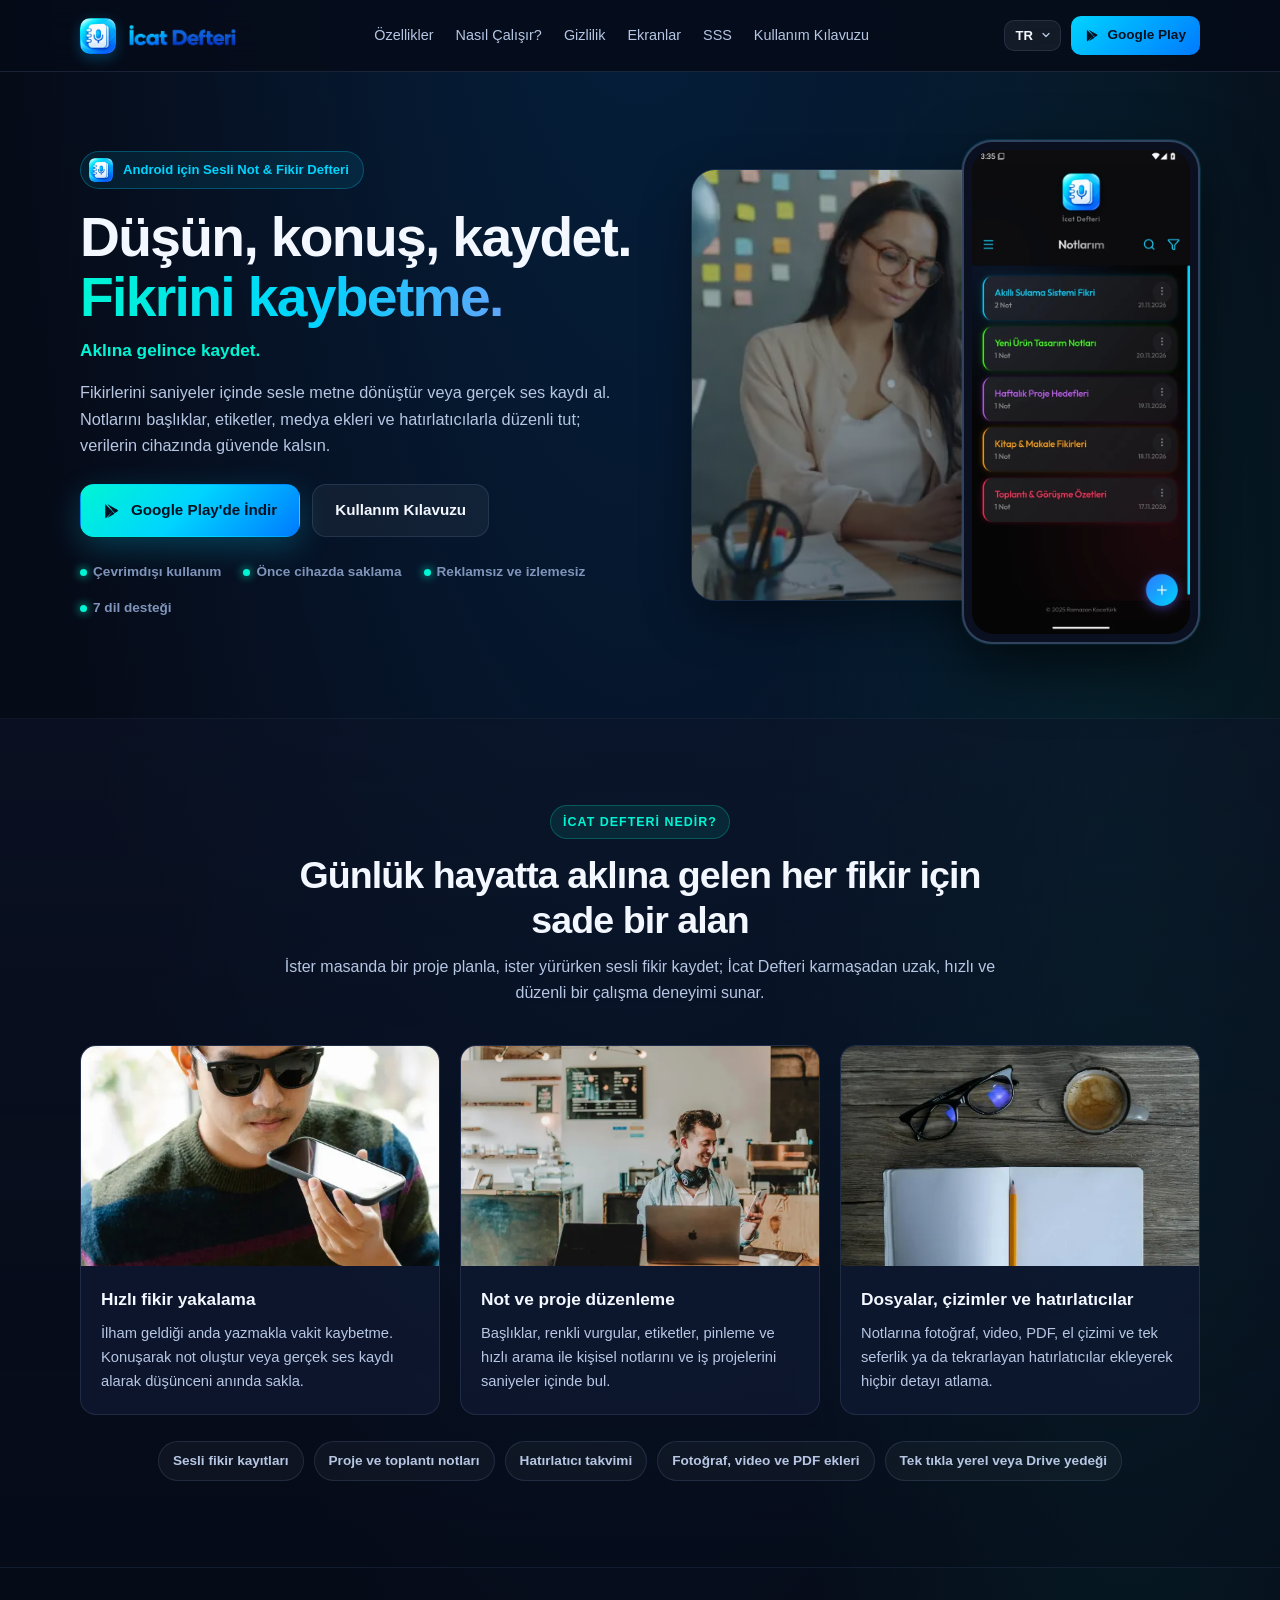
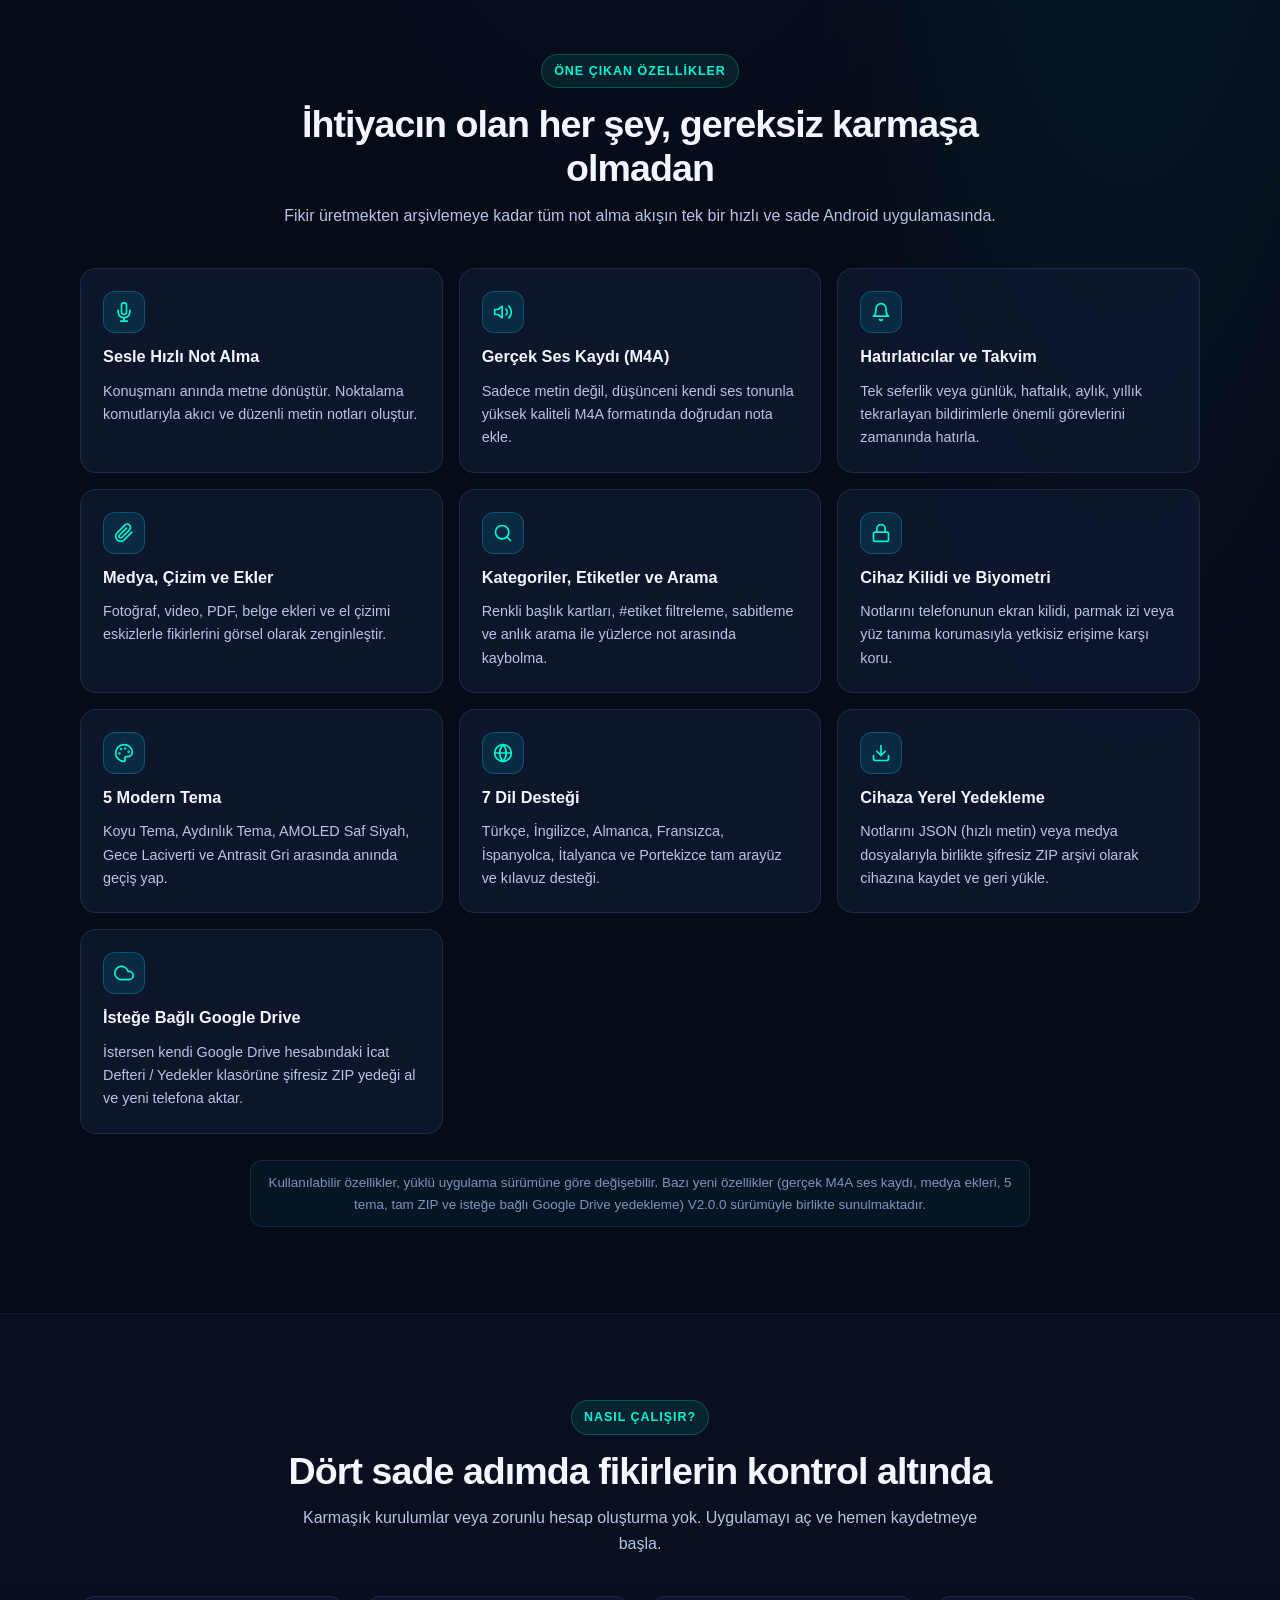
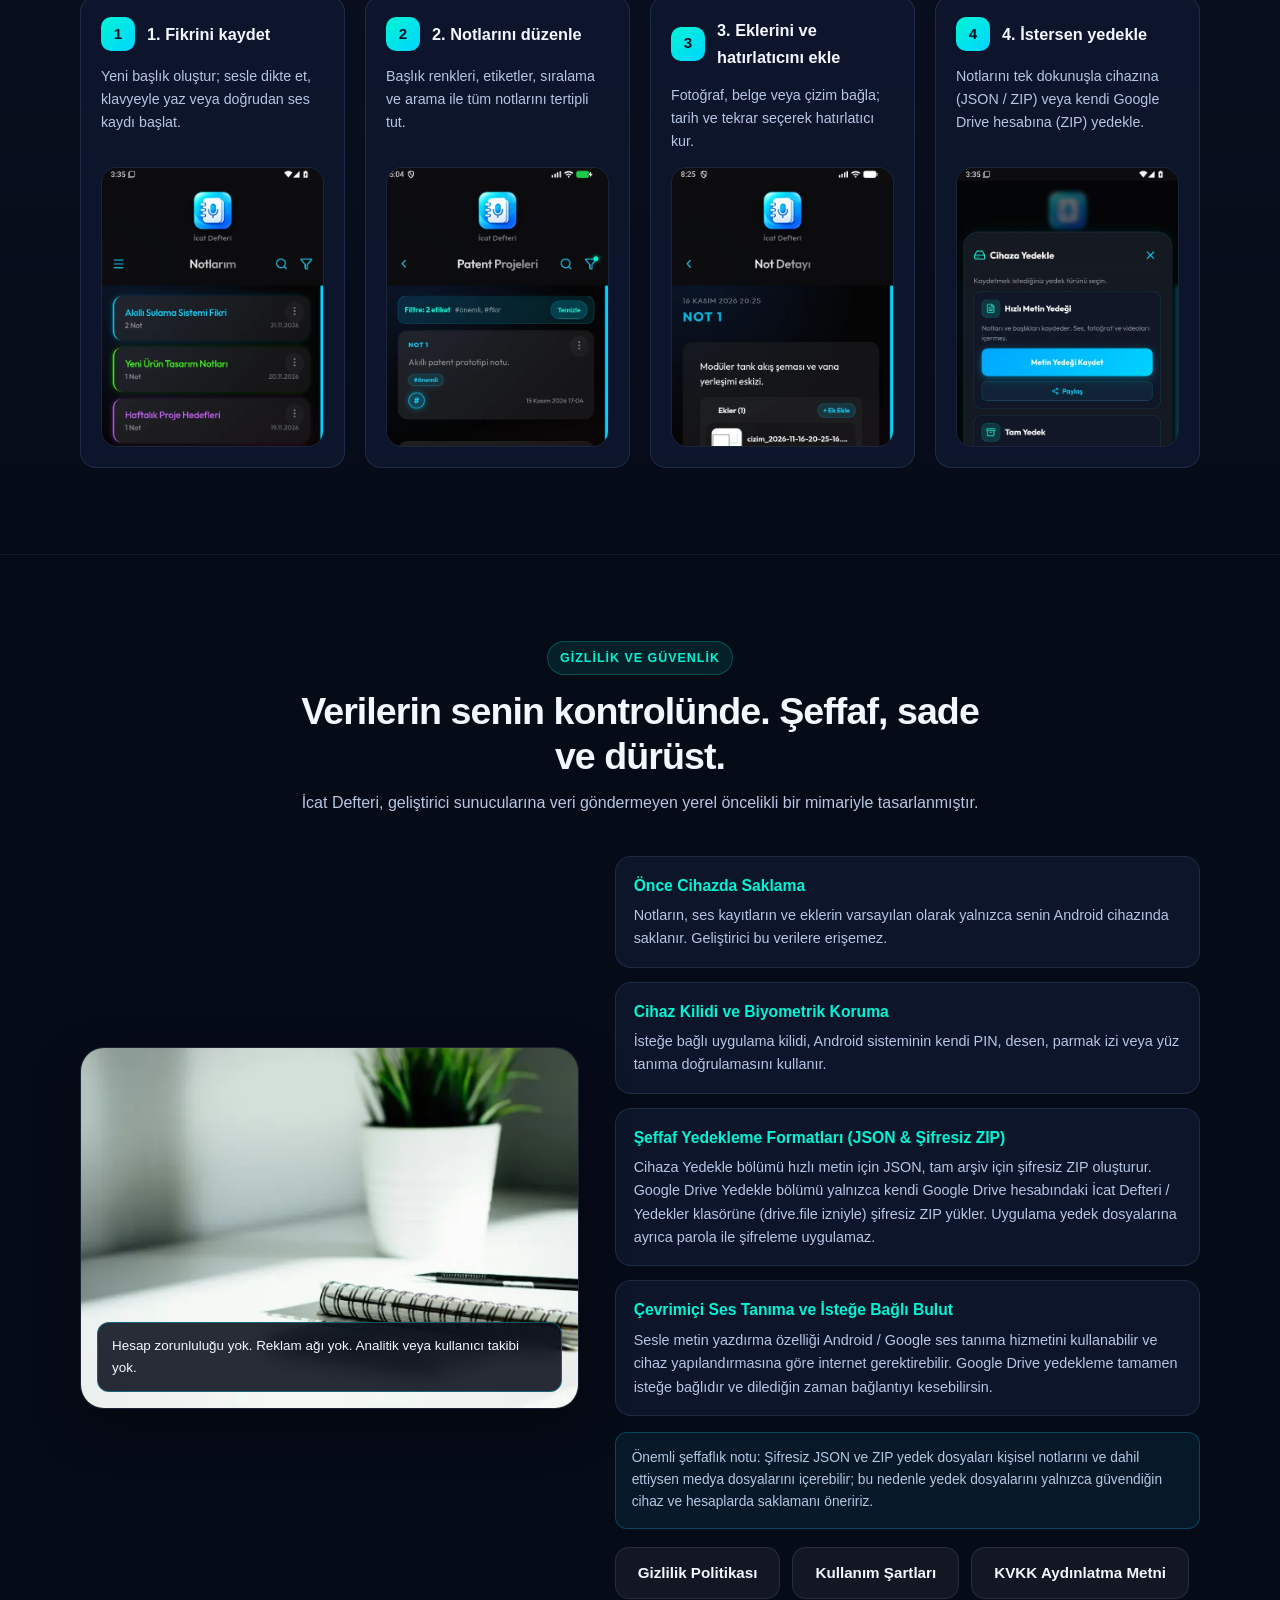
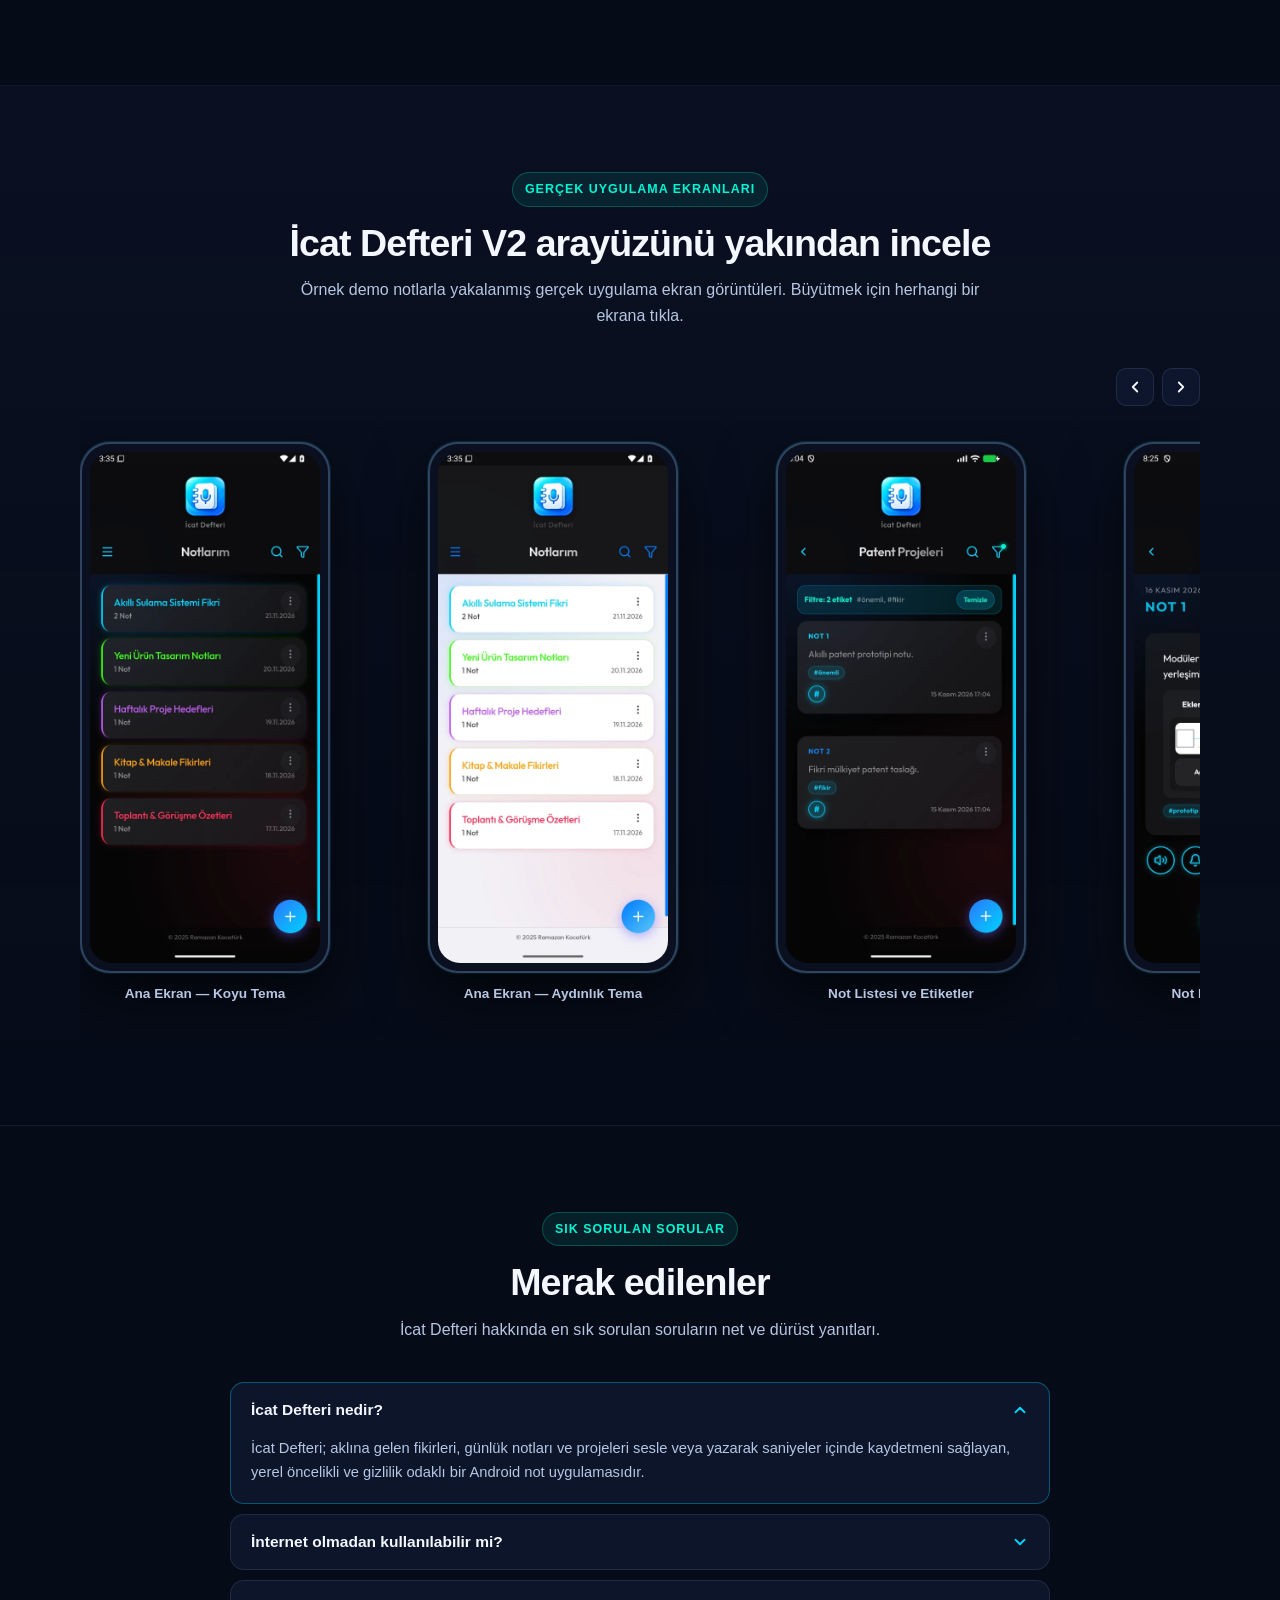
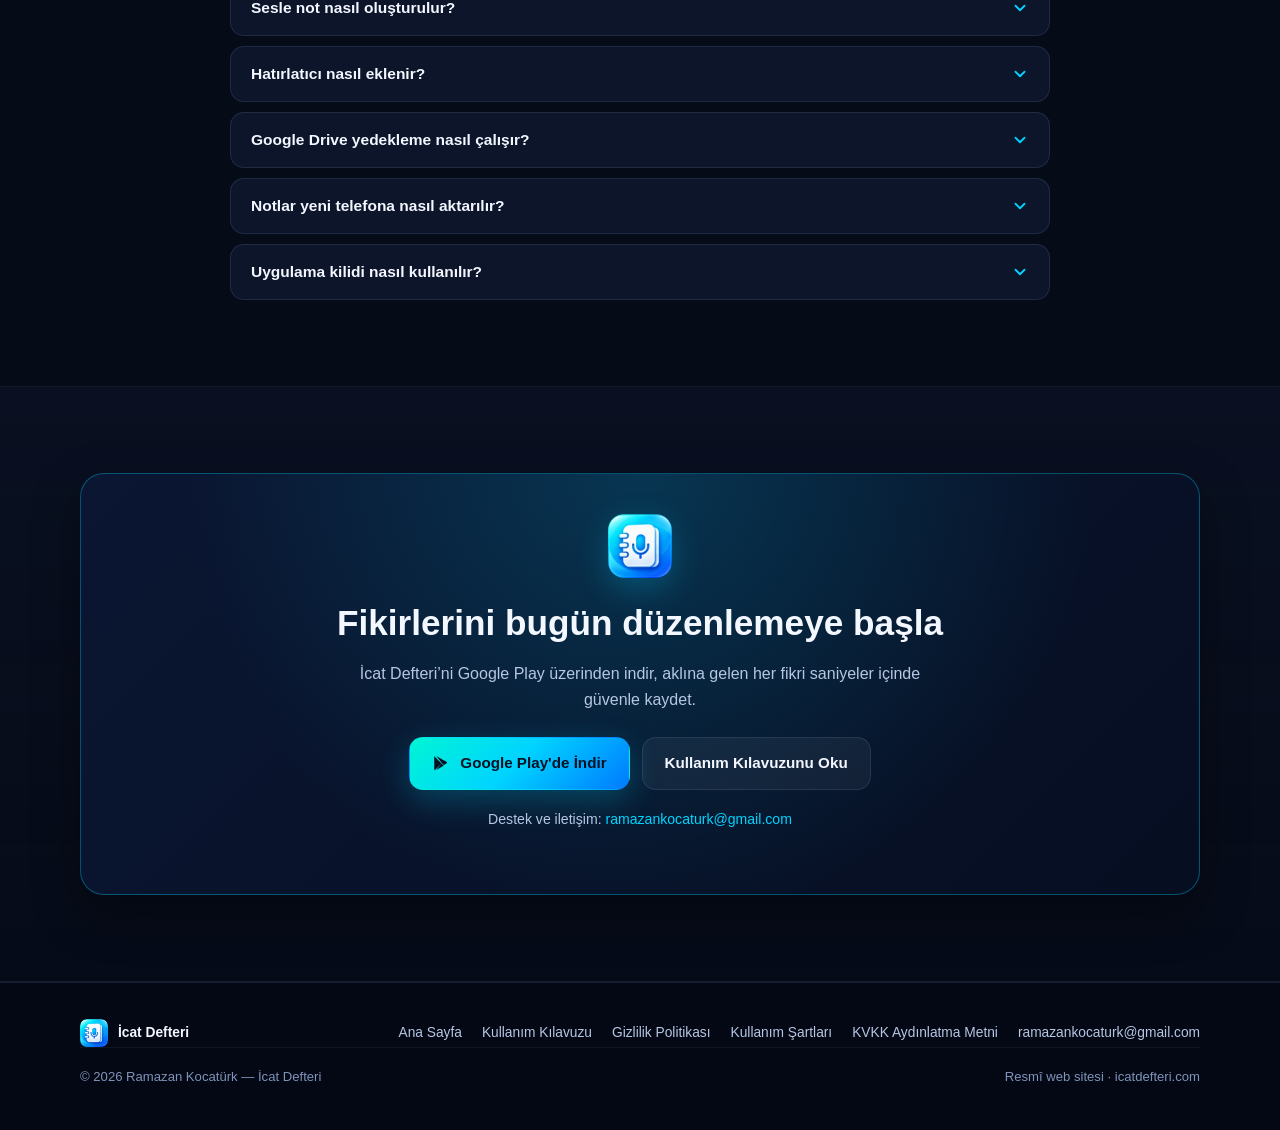
<file: index.html>
<!DOCTYPE html>
<html lang="tr">
<head>
  <meta charset="UTF-8">
  <meta name="viewport" content="width=device-width, initial-scale=1.0">
  <title>İcat Defteri — Düşün, konuş, kaydet. Fikrini kaybetme.</title>
  <meta name="description" content="Aklına gelince kaydet. Sesli not alma, gerçek ses kaydı, hatırlatıcılar, medya ekleri, cihaz kilidi ve isteğe bağlı yedekleme sunan Android not uygulaması.">
  <meta name="theme-color" content="#060b18">
  <link rel="canonical" href="https://icatdefteri.com/">
  <link rel="icon" type="image/png" href="assets/Icat_Defteri_Play-Store_Icon_512.png">
  <link rel="apple-touch-icon" href="assets/Icat_Defteri_Play-Store_Icon_512.png">

  <!-- Open Graph / Social Sharing -->
  <meta property="og:type" content="website">
  <meta property="og:site_name" content="İcat Defteri">
  <meta property="og:title" content="İcat Defteri — Düşün, konuş, kaydet. Fikrini kaybetme.">
  <meta property="og:description" content="Aklına gelince kaydet. Gizlilik odaklı, yerel öncelikli sesli not, hatırlatıcı ve fikir defteri uygulaması.">
  <meta property="og:url" content="https://icatdefteri.com/">
  <meta property="og:image" content="https://icatdefteri.com/assets/photo-workspace-woman.webp">
  <meta name="twitter:card" content="summary_large_image">
  <meta name="twitter:title" content="İcat Defteri — Düşün, konuş, kaydet. Fikrini kaybetme.">
  <meta name="twitter:description" content="Aklına gelince kaydet. Sesli not, gerçek ses kaydı, hatırlatıcılar ve şeffaf yedekleme.">
  <meta name="twitter:image" content="https://icatdefteri.com/assets/photo-workspace-woman.webp">

  <link rel="stylesheet" href="styles.css">
</head>
<body data-page="home">
  <a class="skip-link" href="#main-content" data-i18n="skip_main">Ana içeriğe geç</a>

  <!-- ==================== HEADER ==================== -->
  <header class="site-header">
    <div class="container header-inner">
      <a class="brand-link" href="index.html" aria-label="İcat Defteri Ana Sayfa">
        <img class="brand-icon" src="assets/icon-192.webp" alt="İcat Defteri simgesi" width="36" height="36">
        <img class="brand-wordmark" src="assets/wordmark.webp" alt="İcat Defteri" width="113" height="24">
      </a>

      <nav class="nav-desktop" aria-label="Ana menü">
        <a href="#features" data-i18n="nav_features">Özellikler</a>
        <a href="#how-it-works" data-i18n="nav_how">Nasıl Çalışır?</a>
        <a href="#privacy" data-i18n="nav_privacy">Gizlilik</a>
        <a href="#screenshots" data-i18n="nav_screens">Ekranlar</a>
        <a href="#faq" data-i18n="nav_faq">SSS</a>
        <a href="guide.html" data-i18n="nav_guide">Kullanım Kılavuzu</a>
      </nav>

      <div class="header-actions">
        <select id="site-lang-select" class="lang-select" aria-label="Site dilini seçin" data-i18n-aria="lang_aria">
          <option value="tr">TR</option>
          <option value="en">EN</option>
          <option value="de">DE</option>
          <option value="fr">FR</option>
          <option value="es">ES</option>
          <option value="it">IT</option>
          <option value="pt">PT</option>
        </select>

        <a class="btn-header-cta" href="https://play.google.com/store/apps/details?id=com.rkocaturk.icatdefteri" target="_blank" rel="noopener noreferrer">
          <svg width="15" height="15" viewBox="0 0 24 24" fill="currentColor" aria-hidden="true"><path d="M3.6 2.4c-.3.3-.6.9-.6 1.6v16c0 .7.3 1.3.6 1.6l.1.1 9-9v-.2l-9-9-.1-.1zm12 12.1l-3-3v-.2l3-3 .1.1 3.5 2c1 .6 1 1.5 0 2.1l-3.5 2-.1 0zm-9.9 6.8l9.8-5.6-2.9-2.9-6.9 8.5zm9.8-13L5.7 2.7l6.9 8.5 2.9-2.9z"/></svg>
          <span data-i18n="nav_cta">Google Play</span>
        </a>

        <button id="mobile-menu-toggle" class="mobile-toggle" type="button" aria-expanded="false" aria-controls="mobile-drawer" aria-label="Menüyü aç veya kapat" data-i18n-aria="menu_aria">
          <svg width="20" height="20" viewBox="0 0 24 24" fill="none" stroke="currentColor" stroke-width="2.2" stroke-linecap="round" aria-hidden="true"><line x1="3" y1="6" x2="21" y2="6"/><line x1="3" y1="12" x2="21" y2="12"/><line x1="3" y1="18" x2="21" y2="18"/></svg>
        </button>
      </div>
    </div>
  </header>

  <nav id="mobile-drawer" class="mobile-drawer" aria-label="Mobil menü">
    <a href="#features" data-i18n="nav_features">Özellikler</a>
    <a href="#how-it-works" data-i18n="nav_how">Nasıl Çalışır?</a>
    <a href="#privacy" data-i18n="nav_privacy">Gizlilik</a>
    <a href="#screenshots" data-i18n="nav_screens">Ekranlar</a>
    <a href="#faq" data-i18n="nav_faq">SSS</a>
    <a href="guide.html" data-i18n="nav_guide">Kullanım Kılavuzu</a>
    <a class="btn-primary" href="https://play.google.com/store/apps/details?id=com.rkocaturk.icatdefteri" target="_blank" rel="noopener noreferrer" data-i18n="hero_cta_play">Google Play'de İndir</a>
  </nav>

  <main id="main-content">
    <!-- ==================== A. HERO ==================== -->
    <section class="hero">
      <div class="container hero-grid">
        <div>
          <div class="hero-brand-pill">
            <img src="assets/icon-192.webp" alt="" width="24" height="24">
            <span data-i18n="hero_pill">Android için Sesli Not &amp; Fikir Defteri</span>
          </div>

          <h1 class="hero-title">
            <span data-i18n="hero_h1_main">Düşün, konuş, kaydet.</span><br>
            <span class="hero-title-accent" data-i18n="hero_h1_accent">Fikrini kaybetme.</span>
          </h1>

          <p class="hero-tagline" data-i18n="hero_tagline">Aklına gelince kaydet.</p>

          <p class="hero-desc" data-i18n="hero_desc">
            Fikirlerini saniyeler içinde sesle metne dönüştür veya gerçek ses kaydı al. Notlarını başlıklar, etiketler, medya ekleri ve hatırlatıcılarla düzenli tut; verilerin cihazında güvende kalsın.
          </p>

          <div class="hero-cta-row">
            <a class="btn-primary" href="https://play.google.com/store/apps/details?id=com.rkocaturk.icatdefteri" target="_blank" rel="noopener noreferrer">
              <svg width="18" height="18" viewBox="0 0 24 24" fill="currentColor" aria-hidden="true"><path d="M3.6 2.4c-.3.3-.6.9-.6 1.6v16c0 .7.3 1.3.6 1.6l.1.1 9-9v-.2l-9-9-.1-.1zm12 12.1l-3-3v-.2l3-3 .1.1 3.5 2c1 .6 1 1.5 0 2.1l-3.5 2-.1 0zm-9.9 6.8l9.8-5.6-2.9-2.9-6.9 8.5zm9.8-13L5.7 2.7l6.9 8.5 2.9-2.9z"/></svg>
              <span data-i18n="hero_cta_play">Google Play'de İndir</span>
            </a>
            <a class="btn-secondary" href="guide.html" data-i18n="hero_cta_guide">Kullanım Kılavuzu</a>
          </div>

          <div class="hero-trust-list">
            <span><i class="hero-trust-dot" aria-hidden="true"></i><b data-i18n="trust_offline">Çevrimdışı kullanım</b></span>
            <span><i class="hero-trust-dot" aria-hidden="true"></i><b data-i18n="trust_local">Önce cihazda saklama</b></span>
            <span><i class="hero-trust-dot" aria-hidden="true"></i><b data-i18n="trust_noads">Reklamsız ve izlemesiz</b></span>
            <span><i class="hero-trust-dot" aria-hidden="true"></i><b data-i18n="trust_langs">7 dil desteği</b></span>
          </div>
        </div>

        <div class="hero-stage">
          <div class="hero-photo-frame">
            <img
              src="assets/photo-workspace-woman.webp"
              srcset="assets/photo-workspace-woman-sm.webp 640w, assets/photo-workspace-woman.webp 1200w"
              sizes="(max-width: 899px) 92vw, 430px"
              width="1200"
              height="675"
              fetchpriority="high"
              alt="Çalışma masasında defter ve telefonla fikirlerini düzenleyen kullanıcı">
          </div>
          <div class="hero-phone-wrap">
            <div class="phone-frame">
              <img
                src="assets/screen-home-dark.webp"
                width="540"
                height="1200"
                fetchpriority="high"
                alt="İcat Defteri V2 ana ekranı — koyu temada renkli fikir başlıkları">
            </div>
          </div>
        </div>
      </div>
    </section>

    <!-- ==================== B. İCAT DEFTERİ NEDİR? ==================== -->
    <section id="about" class="section section-alt">
      <div class="container">
        <div class="section-header reveal">
          <span class="eyebrow" data-i18n="about_eyebrow">İcat Defteri Nedir?</span>
          <h2 class="section-title" data-i18n="about_title">Günlük hayatta aklına gelen her fikir için sade bir alan</h2>
          <p class="section-subtitle" data-i18n="about_sub">İster masanda bir proje planla, ister yürürken sesli fikir kaydet; İcat Defteri karmaşadan uzak, hızlı ve düzenli bir çalışma deneyimi sunar.</p>
        </div>

        <div class="photo-cards-grid">
          <article class="photo-card reveal">
            <div class="photo-card-media">
              <img
                src="assets/photo-voice-record.webp"
                srcset="assets/photo-voice-record-sm.webp 540w, assets/photo-voice-record.webp 900w"
                sizes="(max-width: 899px) 92vw, 360px"
                width="900"
                height="1350"
                loading="lazy"
                alt="Telefonuna konuşarak hızlı sesli not kaydeden kullanıcı">
            </div>
            <div class="photo-card-body">
              <h3 data-i18n="about_c1_title">Hızlı fikir yakalama</h3>
              <p data-i18n="about_c1_desc">İlham geldiği anda yazmakla vakit kaybetme. Konuşarak not oluştur veya gerçek ses kaydı alarak düşünceni anında sakla.</p>
            </div>
          </article>

          <article class="photo-card reveal">
            <div class="photo-card-media">
              <img
                src="assets/photo-cafe-creative.webp"
                srcset="assets/photo-cafe-creative-sm.webp 640w, assets/photo-cafe-creative.webp 1200w"
                sizes="(max-width: 899px) 92vw, 360px"
                width="1200"
                height="765"
                loading="lazy"
                alt="Yaratıcı çalışma ortamında telefonuyla proje notlarını düzenleyen profesyonel">
            </div>
            <div class="photo-card-body">
              <h3 data-i18n="about_c2_title">Not ve proje düzenleme</h3>
              <p data-i18n="about_c2_desc">Başlıklar, renkli vurgular, etiketler, pinleme ve hızlı arama ile kişisel notlarını ve iş projelerini saniyeler içinde bul.</p>
            </div>
          </article>

          <article class="photo-card reveal">
            <div class="photo-card-media">
              <img
                src="assets/photo-notebook-coffee.webp"
                srcset="assets/photo-notebook-coffee-sm.webp 640w, assets/photo-notebook-coffee.webp 1200w"
                sizes="(max-width: 899px) 92vw, 360px"
                width="1200"
                height="800"
                loading="lazy"
                alt="Ahşap çalışma masasında açık defter, kalem ve kahve ile planlama ortamı">
            </div>
            <div class="photo-card-body">
              <h3 data-i18n="about_c3_title">Dosyalar, çizimler ve hatırlatıcılar</h3>
              <p data-i18n="about_c3_desc">Notlarına fotoğraf, video, PDF, el çizimi ve tek seferlik ya da tekrarlayan hatırlatıcılar ekleyerek hiçbir detayı atlama.</p>
            </div>
          </article>
        </div>

        <div class="usecase-pills reveal">
          <span class="usecase-pill" data-i18n="pill_1">Sesli fikir kayıtları</span>
          <span class="usecase-pill" data-i18n="pill_2">Proje ve toplantı notları</span>
          <span class="usecase-pill" data-i18n="pill_3">Hatırlatıcı takvimi</span>
          <span class="usecase-pill" data-i18n="pill_4">Fotoğraf, video ve PDF ekleri</span>
          <span class="usecase-pill" data-i18n="pill_5">Tek tıkla yerel veya Drive yedeği</span>
        </div>
      </div>
    </section>

    <!-- ==================== C. ÖNE ÇIKAN ÖZELLİKLER ==================== -->
    <section id="features" class="section">
      <div class="container">
        <div class="section-header reveal">
          <span class="eyebrow" data-i18n="feat_eyebrow">Öne Çıkan Özellikler</span>
          <h2 class="section-title" data-i18n="feat_title">İhtiyacın olan her şey, gereksiz karmaşa olmadan</h2>
          <p class="section-subtitle" data-i18n="feat_sub">Fikir üretmekten arşivlemeye kadar tüm not alma akışın tek bir hızlı ve sade Android uygulamasında.</p>
        </div>

        <div class="features-grid">
          <article class="feature-card reveal">
            <div class="feature-icon" aria-hidden="true"><svg width="20" height="20" viewBox="0 0 24 24" fill="none" stroke="currentColor" stroke-width="2" stroke-linecap="round" stroke-linejoin="round"><path d="M12 1a3 3 0 0 0-3 3v8a3 3 0 0 0 6 0V4a3 3 0 0 0-3-3z"/><path d="M19 10v2a7 7 0 0 1-14 0v-2"/><line x1="12" y1="19" x2="12" y2="23"/><line x1="8" y1="23" x2="16" y2="23"/></svg></div>
            <h3 data-i18n="f1_t">Sesle Hızlı Not Alma</h3>
            <p data-i18n="f1_d">Konuşmanı anında metne dönüştür. Noktalama komutlarıyla akıcı ve düzenli metin notları oluştur.</p>
          </article>

          <article class="feature-card reveal">
            <div class="feature-icon" aria-hidden="true"><svg width="20" height="20" viewBox="0 0 24 24" fill="none" stroke="currentColor" stroke-width="2" stroke-linecap="round" stroke-linejoin="round"><polygon points="11 5 6 9 2 9 2 15 6 15 11 19 11 5"/><path d="M15.54 8.46a5 5 0 0 1 0 7.07"/><path d="M19.07 4.93a10 10 0 0 1 0 14.14"/></svg></div>
            <h3 data-i18n="f2_t">Gerçek Ses Kaydı (M4A)</h3>
            <p data-i18n="f2_d">Sadece metin değil, düşünceni kendi ses tonunla yüksek kaliteli M4A formatında doğrudan nota ekle.</p>
          </article>

          <article class="feature-card reveal">
            <div class="feature-icon" aria-hidden="true"><svg width="20" height="20" viewBox="0 0 24 24" fill="none" stroke="currentColor" stroke-width="2" stroke-linecap="round" stroke-linejoin="round"><path d="M18 8A6 6 0 0 0 6 8c0 7-3 9-3 9h18s-3-2-3-9"/><path d="M13.73 21a2 2 0 0 1-3.46 0"/></svg></div>
            <h3 data-i18n="f3_t">Hatırlatıcılar ve Takvim</h3>
            <p data-i18n="f3_d">Tek seferlik veya günlük, haftalık, aylık, yıllık tekrarlayan bildirimlerle önemli görevlerini zamanında hatırla.</p>
          </article>

          <article class="feature-card reveal">
            <div class="feature-icon" aria-hidden="true"><svg width="20" height="20" viewBox="0 0 24 24" fill="none" stroke="currentColor" stroke-width="2" stroke-linecap="round" stroke-linejoin="round"><path d="M21.44 11.05l-9.19 9.19a6 6 0 0 1-8.49-8.49l9.19-9.19a4 4 0 0 1 5.66 5.66l-9.2 9.19a2 2 0 0 1-2.83-2.83l8.49-8.48"/></svg></div>
            <h3 data-i18n="f4_t">Medya, Çizim ve Ekler</h3>
            <p data-i18n="f4_d">Fotoğraf, video, PDF, belge ekleri ve el çizimi eskizlerle fikirlerini görsel olarak zenginleştir.</p>
          </article>

          <article class="feature-card reveal">
            <div class="feature-icon" aria-hidden="true"><svg width="20" height="20" viewBox="0 0 24 24" fill="none" stroke="currentColor" stroke-width="2" stroke-linecap="round" stroke-linejoin="round"><circle cx="11" cy="11" r="8"/><line x1="21" y1="21" x2="16.65" y2="16.65"/></svg></div>
            <h3 data-i18n="f5_t">Kategoriler, Etiketler ve Arama</h3>
            <p data-i18n="f5_d">Renkli başlık kartları, #etiket filtreleme, sabitleme ve anlık arama ile yüzlerce not arasında kaybolma.</p>
          </article>

          <article class="feature-card reveal">
            <div class="feature-icon" aria-hidden="true"><svg width="20" height="20" viewBox="0 0 24 24" fill="none" stroke="currentColor" stroke-width="2" stroke-linecap="round" stroke-linejoin="round"><rect x="3" y="11" width="18" height="11" rx="2" ry="2"/><path d="M7 11V7a5 5 0 0 1 10 0v4"/></svg></div>
            <h3 data-i18n="f6_t">Cihaz Kilidi ve Biyometri</h3>
            <p data-i18n="f6_d">Notlarını telefonunun ekran kilidi, parmak izi veya yüz tanıma korumasıyla yetkisiz erişime karşı koru.</p>
          </article>

          <article class="feature-card reveal">
            <div class="feature-icon" aria-hidden="true"><svg width="20" height="20" viewBox="0 0 24 24" fill="none" stroke="currentColor" stroke-width="2" stroke-linecap="round" stroke-linejoin="round"><circle cx="13.5" cy="6.5" r=".5" fill="currentColor"/><circle cx="17.5" cy="10.5" r=".5" fill="currentColor"/><circle cx="8.5" cy="7.5" r=".5" fill="currentColor"/><circle cx="6.5" cy="12.5" r=".5" fill="currentColor"/><path d="M12 2C6.5 2 2 6.5 2 12s4.5 10 10 10c.93 0 1.65-.75 1.65-1.69 0-.43-.18-.84-.44-1.13-.29-.29-.44-.65-.44-1.12a1.64 1.64 0 0 1 1.67-1.67h2c3.05 0 5.56-2.5 5.56-5.56C22 6.01 17.5 2 12 2z"/></svg></div>
            <h3 data-i18n="f7_t">5 Modern Tema</h3>
            <p data-i18n="f7_d">Koyu Tema, Aydınlık Tema, AMOLED Saf Siyah, Gece Laciverti ve Antrasit Gri arasında anında geçiş yap.</p>
          </article>

          <article class="feature-card reveal">
            <div class="feature-icon" aria-hidden="true"><svg width="20" height="20" viewBox="0 0 24 24" fill="none" stroke="currentColor" stroke-width="2" stroke-linecap="round" stroke-linejoin="round"><circle cx="12" cy="12" r="10"/><line x1="2" y1="12" x2="22" y2="12"/><path d="M12 2a15.3 15.3 0 0 1 4 10 15.3 15.3 0 0 1-4 10 15.3 15.3 0 0 1-4-10 15.3 15.3 0 0 1 4-10z"/></svg></div>
            <h3 data-i18n="f8_t">7 Dil Desteği</h3>
            <p data-i18n="f8_d">Türkçe, İngilizce, Almanca, Fransızca, İspanyolca, İtalyanca ve Portekizce tam arayüz ve kılavuz desteği.</p>
          </article>

          <article class="feature-card reveal">
            <div class="feature-icon" aria-hidden="true"><svg width="20" height="20" viewBox="0 0 24 24" fill="none" stroke="currentColor" stroke-width="2" stroke-linecap="round" stroke-linejoin="round"><path d="M21 15v4a2 2 0 0 1-2 2H5a2 2 0 0 1-2-2v-4"/><polyline points="7 10 12 15 17 10"/><line x1="12" y1="15" x2="12" y2="3"/></svg></div>
            <h3 data-i18n="f9_t">Cihaza Yerel Yedekleme</h3>
            <p data-i18n="f9_d">Notlarını JSON (hızlı metin) veya medya dosyalarıyla birlikte şifresiz ZIP arşivi olarak cihazına kaydet ve geri yükle.</p>
          </article>

          <article class="feature-card reveal">
            <div class="feature-icon" aria-hidden="true"><svg width="20" height="20" viewBox="0 0 24 24" fill="none" stroke="currentColor" stroke-width="2" stroke-linecap="round" stroke-linejoin="round"><path d="M18 10h-1.26A8 8 0 1 0 9 20h9a5 5 0 0 0 0-10z"/></svg></div>
            <h3 data-i18n="f10_t">İsteğe Bağlı Google Drive</h3>
            <p data-i18n="f10_d">İstersen kendi Google Drive hesabındaki İcat Defteri / Yedekler klasörüne şifresiz ZIP yedeği al ve yeni telefona aktar.</p>
          </article>
        </div>

        <p class="version-note reveal" data-i18n="version_note">
          Kullanılabilir özellikler, yüklü uygulama sürümüne göre değişebilir. Bazı yeni özellikler (gerçek M4A ses kaydı, medya ekleri, 5 tema, tam ZIP ve isteğe bağlı Google Drive yedekleme) V2.0.0 sürümüyle birlikte sunulmaktadır.
        </p>
      </div>
    </section>

    <!-- ==================== D. NASIL ÇALIŞIR? ==================== -->
    <section id="how-it-works" class="section section-alt">
      <div class="container">
        <div class="section-header reveal">
          <span class="eyebrow" data-i18n="how_eyebrow">Nasıl Çalışır?</span>
          <h2 class="section-title" data-i18n="how_title">Dört sade adımda fikirlerin kontrol altında</h2>
          <p class="section-subtitle" data-i18n="how_sub">Karmaşık kurulumlar veya zorunlu hesap oluşturma yok. Uygulamayı aç ve hemen kaydetmeye başla.</p>
        </div>

        <div class="steps-grid">
          <article class="step-card reveal">
            <div class="step-head">
              <span class="step-num">1</span>
              <h3 data-i18n="s1_t">1. Fikrini kaydet</h3>
            </div>
            <p data-i18n="s1_d">Yeni başlık oluştur; sesle dikte et, klavyeyle yaz veya doğrudan ses kaydı başlat.</p>
            <div class="step-thumb">
              <img src="assets/screen-home-dark.webp" width="540" height="1200" loading="lazy" alt="İcat Defteri başlık oluşturma ve ana ekran görünümü">
            </div>
          </article>

          <article class="step-card reveal">
            <div class="step-head">
              <span class="step-num">2</span>
              <h3 data-i18n="s2_t">2. Notlarını düzenle</h3>
            </div>
            <p data-i18n="s2_d">Başlık renkleri, etiketler, sıralama ve arama ile tüm notlarını tertipli tut.</p>
            <div class="step-thumb">
              <img src="assets/screen-notes-list.webp" width="540" height="1200" loading="lazy" alt="Etiket filtreleme ve not listesi görünümü">
            </div>
          </article>

          <article class="step-card reveal">
            <div class="step-head">
              <span class="step-num">3</span>
              <h3 data-i18n="s3_t">3. Eklerini ve hatırlatıcını ekle</h3>
            </div>
            <p data-i18n="s3_d">Fotoğraf, belge veya çizim bağla; tarih ve tekrar seçerek hatırlatıcı kur.</p>
            <div class="step-thumb">
              <img src="assets/screen-note-detail.webp" width="540" height="1200" loading="lazy" alt="Çizim eki ve aksiyon düğmeleriyle not detay ekranı">
            </div>
          </article>

          <article class="step-card reveal">
            <div class="step-head">
              <span class="step-num">4</span>
              <h3 data-i18n="s4_t">4. İstersen yedekle</h3>
            </div>
            <p data-i18n="s4_d">Notlarını tek dokunuşla cihazına (JSON / ZIP) veya kendi Google Drive hesabına (ZIP) yedekle.</p>
            <div class="step-thumb">
              <img src="assets/screen-backup-device.webp" width="540" height="1200" loading="lazy" alt="Cihaza yedekle JSON ve şifresiz ZIP seçenekleri">
            </div>
          </article>
        </div>
      </div>
    </section>

    <!-- ==================== E. GİZLİLİK VE GÜVENLİK ==================== -->
    <section id="privacy" class="section">
      <div class="container">
        <div class="section-header reveal">
          <span class="eyebrow" data-i18n="priv_eyebrow">Gizlilik ve Güvenlik</span>
          <h2 class="section-title" data-i18n="priv_title">Verilerin senin kontrolünde. Şeffaf, sade ve dürüst.</h2>
          <p class="section-subtitle" data-i18n="priv_sub">İcat Defteri, geliştirici sunucularına veri göndermeyen yerel öncelikli bir mimariyle tasarlanmıştır.</p>
        </div>

        <div class="privacy-split">
          <div class="privacy-photo-box reveal">
            <img
              src="assets/photo-desk-minimal.webp"
              srcset="assets/photo-desk-minimal-sm.webp 640w, assets/photo-desk-minimal.webp 1200w"
              sizes="(max-width: 899px) 92vw, 480px"
              width="1200"
              height="800"
              loading="lazy"
              alt="Sade masada defter, kalem ve akıllı telefon">
            <div class="privacy-photo-caption" data-i18n="priv_photo_cap">
              Hesap zorunluluğu yok. Reklam ağı yok. Analitik veya kullanıcı takibi yok.
            </div>
          </div>

          <div class="reveal">
            <div class="privacy-points">
              <div class="privacy-item">
                <h3 data-i18n="p1_t">Önce Cihazda Saklama</h3>
                <p data-i18n="p1_d">Notların, ses kayıtların ve eklerin varsayılan olarak yalnızca senin Android cihazında saklanır. Geliştirici bu verilere erişemez.</p>
              </div>
              <div class="privacy-item">
                <h3 data-i18n="p2_t">Cihaz Kilidi ve Biyometrik Koruma</h3>
                <p data-i18n="p2_d">İsteğe bağlı uygulama kilidi, Android sisteminin kendi PIN, desen, parmak izi veya yüz tanıma doğrulamasını kullanır.</p>
              </div>
              <div class="privacy-item">
                <h3 data-i18n="p3_t">Şeffaf Yedekleme Formatları (JSON &amp; Şifresiz ZIP)</h3>
                <p data-i18n="p3_d">Cihaza Yedekle bölümü hızlı metin için JSON, tam arşiv için şifresiz ZIP oluşturur. Google Drive Yedekle bölümü yalnızca kendi Google Drive hesabındaki İcat Defteri / Yedekler klasörüne (drive.file izniyle) şifresiz ZIP yükler. Uygulama yedek dosyalarına ayrıca parola ile şifreleme uygulamaz.</p>
              </div>
              <div class="privacy-item">
                <h3 data-i18n="p4_t">Çevrimiçi Ses Tanıma ve İsteğe Bağlı Bulut</h3>
                <p data-i18n="p4_d">Sesle metin yazdırma özelliği Android / Google ses tanıma hizmetini kullanabilir ve cihaz yapılandırmasına göre internet gerektirebilir. Google Drive yedekleme tamamen isteğe bağlıdır ve dilediğin zaman bağlantıyı kesebilirsin.</p>
              </div>
            </div>

            <div class="privacy-transparency-box" data-i18n="priv_transparency">
              Önemli şeffaflık notu: Şifresiz JSON ve ZIP yedek dosyaları kişisel notlarını ve dahil ettiysen medya dosyalarını içerebilir; bu nedenle yedek dosyalarını yalnızca güvendiğin cihaz ve hesaplarda saklamanı öneririz.
            </div>

            <div class="privacy-links-row">
              <a class="btn-secondary" href="privacy.html" data-i18n="priv_link_policy">Gizlilik Politikası</a>
              <a class="btn-secondary" href="terms.html" data-i18n="priv_link_terms">Kullanım Şartları</a>
              <a class="btn-secondary" href="kvkk.html" data-i18n="priv_link_kvkk">KVKK Aydınlatma Metni</a>
            </div>
          </div>
        </div>
      </div>
    </section>

    <!-- ==================== F. EKRAN GÖRÜNTÜLERİ ==================== -->
    <section id="screenshots" class="section section-alt">
      <div class="container">
        <div class="section-header reveal">
          <span class="eyebrow" data-i18n="gal_eyebrow">Gerçek Uygulama Ekranları</span>
          <h2 class="section-title" data-i18n="gal_title">İcat Defteri V2 arayüzünü yakından incele</h2>
          <p class="section-subtitle" data-i18n="gal_sub">Örnek demo notlarla yakalanmış gerçek uygulama ekran görüntüleri. Büyütmek için herhangi bir ekrana tıkla.</p>
        </div>

        <div class="gallery-controls">
          <button id="gallery-prev" class="gallery-nav-btn" type="button" aria-label="Önceki ekranlar" data-i18n-aria="gal_prev">
            <svg width="18" height="18" viewBox="0 0 24 24" fill="none" stroke="currentColor" stroke-width="2.4" stroke-linecap="round" stroke-linejoin="round" aria-hidden="true"><polyline points="15 18 9 12 15 6"/></svg>
          </button>
          <button id="gallery-next" class="gallery-nav-btn" type="button" aria-label="Sonraki ekranlar" data-i18n-aria="gal_next">
            <svg width="18" height="18" viewBox="0 0 24 24" fill="none" stroke="currentColor" stroke-width="2.4" stroke-linecap="round" stroke-linejoin="round" aria-hidden="true"><polyline points="9 18 15 12 9 6"/></svg>
          </button>
        </div>

        <div id="gallery-track" class="gallery-track">
          <figure class="gallery-slide" tabindex="0" role="button">
            <div class="phone-frame"><img src="assets/screen-home-dark.webp" width="540" height="1200" loading="lazy" alt="İcat Defteri ana ekran koyu tema"></div>
            <figcaption class="gallery-caption" data-i18n="gal_c1">Ana Ekran — Koyu Tema</figcaption>
          </figure>
          <figure class="gallery-slide" tabindex="0" role="button">
            <div class="phone-frame"><img src="assets/screen-home-light.webp" width="540" height="1200" loading="lazy" alt="İcat Defteri ana ekran aydınlık tema"></div>
            <figcaption class="gallery-caption" data-i18n="gal_c2">Ana Ekran — Aydınlık Tema</figcaption>
          </figure>
          <figure class="gallery-slide" tabindex="0" role="button">
            <div class="phone-frame"><img src="assets/screen-notes-list.webp" width="540" height="1200" loading="lazy" alt="İcat Defteri not listesi ve etiket filtreleri"></div>
            <figcaption class="gallery-caption" data-i18n="gal_c3">Not Listesi ve Etiketler</figcaption>
          </figure>
          <figure class="gallery-slide" tabindex="0" role="button">
            <div class="phone-frame"><img src="assets/screen-note-detail.webp" width="540" height="1200" loading="lazy" alt="İcat Defteri not detayı ve çizim eki"></div>
            <figcaption class="gallery-caption" data-i18n="gal_c4">Not Detayı, Ses ve Ekler</figcaption>
          </figure>
          <figure class="gallery-slide" tabindex="0" role="button">
            <div class="phone-frame"><img src="assets/screen-reminders.webp" width="540" height="1200" loading="lazy" alt="İcat Defteri takvim ve yaklaşan hatırlatıcılar"></div>
            <figcaption class="gallery-caption" data-i18n="gal_c5">Takvim ve Hatırlatıcılar</figcaption>
          </figure>
          <figure class="gallery-slide" tabindex="0" role="button">
            <div class="phone-frame"><img src="assets/screen-sidebar.webp" width="540" height="1200" loading="lazy" alt="İcat Defteri yan menü ve yedekleme kısayolları"></div>
            <figcaption class="gallery-caption" data-i18n="gal_c6">Yan Menü ve Hızlı Erişim</figcaption>
          </figure>
          <figure class="gallery-slide" tabindex="0" role="button">
            <div class="phone-frame"><img src="assets/screen-themes.webp" width="540" height="1200" loading="lazy" alt="İcat Defteri 5 tema seçim penceresi"></div>
            <figcaption class="gallery-caption" data-i18n="gal_c7">5 Modern Tema Seçimi</figcaption>
          </figure>
          <figure class="gallery-slide" tabindex="0" role="button">
            <div class="phone-frame"><img src="assets/screen-backup-device.webp" width="540" height="1200" loading="lazy" alt="İcat Defteri cihaza yerel yedekleme ekranı"></div>
            <figcaption class="gallery-caption" data-i18n="gal_c8">Cihaza Yedekle (JSON / ZIP)</figcaption>
          </figure>
          <figure class="gallery-slide" tabindex="0" role="button">
            <div class="phone-frame"><img src="assets/screen-backup-drive.webp" width="540" height="1200" loading="lazy" alt="İcat Defteri Google Drive yedekleme ekranı"></div>
            <figcaption class="gallery-caption" data-i18n="gal_c9">Google Drive Yedekle (ZIP)</figcaption>
          </figure>
        </div>
      </div>
    </section>

    <!-- ==================== G. SIK SORULAN SORULAR ==================== -->
    <section id="faq" class="section">
      <div class="container">
        <div class="section-header reveal">
          <span class="eyebrow" data-i18n="faq_eyebrow">Sık Sorulan Sorular</span>
          <h2 class="section-title" data-i18n="faq_title">Merak edilenler</h2>
          <p class="section-subtitle" data-i18n="faq_sub">İcat Defteri hakkında en sık sorulan soruların net ve dürüst yanıtları.</p>
        </div>

        <div class="faq-list">
          <div class="faq-item open reveal">
            <button class="faq-trigger" type="button" aria-expanded="true" aria-controls="faq-a1">
              <span data-i18n="q1">İcat Defteri nedir?</span>
              <svg class="faq-chevron" viewBox="0 0 24 24" fill="none" stroke="currentColor" stroke-width="2.4" stroke-linecap="round" stroke-linejoin="round" aria-hidden="true"><polyline points="6 9 12 15 18 9"/></svg>
            </button>
            <div id="faq-a1" class="faq-answer" data-i18n="a1">İcat Defteri; aklına gelen fikirleri, günlük notları ve projeleri sesle veya yazarak saniyeler içinde kaydetmeni sağlayan, yerel öncelikli ve gizlilik odaklı bir Android not uygulamasıdır.</div>
          </div>

          <div class="faq-item reveal">
            <button class="faq-trigger" type="button" aria-expanded="false" aria-controls="faq-a2">
              <span data-i18n="q2">İnternet olmadan kullanılabilir mi?</span>
              <svg class="faq-chevron" viewBox="0 0 24 24" fill="none" stroke="currentColor" stroke-width="2.4" stroke-linecap="round" stroke-linejoin="round" aria-hidden="true"><polyline points="6 9 12 15 18 9"/></svg>
            </button>
            <div id="faq-a2" class="faq-answer" data-i18n="a2">Evet. Yazılı not alma, notları okuma, düzenleme, gerçek ses kaydı (M4A), hatırlatıcılar, medya ekleri ve cihaza yerel yedekleme tamamen çevrimdışı çalışır. Yalnızca çevrimiçi sesle metin dikte etme (cihazın ses tanıma ayarına bağlı olarak) ve isteğe bağlı Google Drive yedekleme internet bağlantısı gerektirir.</div>
          </div>

          <div class="faq-item reveal">
            <button class="faq-trigger" type="button" aria-expanded="false" aria-controls="faq-a3">
              <span data-i18n="q3">Sesle not nasıl oluşturulur?</span>
              <svg class="faq-chevron" viewBox="0 0 24 24" fill="none" stroke="currentColor" stroke-width="2.4" stroke-linecap="round" stroke-linejoin="round" aria-hidden="true"><polyline points="6 9 12 15 18 9"/></svg>
            </button>
            <div id="faq-a3" class="faq-answer" data-i18n="a3">Ana ekranda veya bir başlık içinde alt kısımdaki (+) düğmesine dokunup sesle not seçeneğini seçmen yeterlidir. Konuştukların anında metne dönüşür; dilersen V2 ile doğrudan gerçek ses kaydı (M4A) da ekleyebilirsin.</div>
          </div>

          <div class="faq-item reveal">
            <button class="faq-trigger" type="button" aria-expanded="false" aria-controls="faq-a4">
              <span data-i18n="q4">Hatırlatıcı nasıl eklenir?</span>
              <svg class="faq-chevron" viewBox="0 0 24 24" fill="none" stroke="currentColor" stroke-width="2.4" stroke-linecap="round" stroke-linejoin="round" aria-hidden="true"><polyline points="6 9 12 15 18 9"/></svg>
            </button>
            <div id="faq-a4" class="faq-answer" data-i18n="a4">Herhangi bir notun detay ekranında hatırlatıcı simgesine dokunarak tarih, saat ve istersen tekrar sıklığı (günlük, haftalık, aylık, yıllık) seçebilirsin. Tüm yaklaşan hatırlatıcılarını Takvim / Hatırlatıcılar ekranından tek yerde yönetebilirsin.</div>
          </div>

          <div class="faq-item reveal">
            <button class="faq-trigger" type="button" aria-expanded="false" aria-controls="faq-a5">
              <span data-i18n="q5">Google Drive yedekleme nasıl çalışır?</span>
              <svg class="faq-chevron" viewBox="0 0 24 24" fill="none" stroke="currentColor" stroke-width="2.4" stroke-linecap="round" stroke-linejoin="round" aria-hidden="true"><polyline points="6 9 12 15 18 9"/></svg>
            </button>
            <div id="faq-a5" class="faq-answer" data-i18n="a5">Yan menüdeki Google Drive Yedekle bölümünden kendi Google hesabını isteğe bağlı olarak bağlayabilirsin. Uygulama yalnızca kendi oluşturduğu dosyalara erişen sınırlı drive.file iznini kullanır ve yedeklerini Drive’ındaki "İcat Defteri / Yedekler" klasörüne şifresiz ZIP olarak kaydeder. Uygulama bu dosyalara ayrıca parola ile şifreleme uygulamaz.</div>
          </div>

          <div class="faq-item reveal">
            <button class="faq-trigger" type="button" aria-expanded="false" aria-controls="faq-a6">
              <span data-i18n="q6">Notlar yeni telefona nasıl aktarılır?</span>
              <svg class="faq-chevron" viewBox="0 0 24 24" fill="none" stroke="currentColor" stroke-width="2.4" stroke-linecap="round" stroke-linejoin="round" aria-hidden="true"><polyline points="6 9 12 15 18 9"/></svg>
            </button>
            <div id="faq-a6" class="faq-answer" data-i18n="a6">İki kolay yol vardır: (1) Cihaza Yedekle menüsünden JSON veya medyalı şifresiz ZIP yedeği alıp yeni telefona aktardıktan sonra "Yedeği Yükle / İçe Aktar" ile geri yükleyebilirsin. (2) Google Drive Yedekle ile kendi Drive hesabına ZIP yedeği alıp yeni telefonda aynı hesapla geri yükleyebilirsin.</div>
          </div>

          <div class="faq-item reveal">
            <button class="faq-trigger" type="button" aria-expanded="false" aria-controls="faq-a7">
              <span data-i18n="q7">Uygulama kilidi nasıl kullanılır?</span>
              <svg class="faq-chevron" viewBox="0 0 24 24" fill="none" stroke="currentColor" stroke-width="2.4" stroke-linecap="round" stroke-linejoin="round" aria-hidden="true"><polyline points="6 9 12 15 18 9"/></svg>
            </button>
            <div id="faq-a7" class="faq-answer" data-i18n="a7">Yan menüden Uygulama Kilidi seçeneğini açarak telefonunun kendi ekran kilidini (PIN, desen, parmak izi veya yüz tanıma) etkinleştirebilirsin. Kilit açma doğrulaması tamamen Android sistemi tarafından yerel olarak gerçekleştirilir.</div>
          </div>
        </div>
      </div>
    </section>

    <!-- ==================== H. İNDİRME VE İLETİŞİM ==================== -->
    <section id="download" class="section section-alt">
      <div class="container">
        <div class="cta-band reveal">
          <img class="cta-logo" src="assets/icon-192.webp" alt="İcat Defteri logosu" width="64" height="64" loading="lazy">
          <h2 data-i18n="cta_title">Fikirlerini bugün düzenlemeye başla</h2>
          <p data-i18n="cta_desc">İcat Defteri’ni Google Play üzerinden indir, aklına gelen her fikri saniyeler içinde güvenle kaydet.</p>
          <div class="cta-buttons">
            <a class="btn-primary" href="https://play.google.com/store/apps/details?id=com.rkocaturk.icatdefteri" target="_blank" rel="noopener noreferrer">
              <svg width="18" height="18" viewBox="0 0 24 24" fill="currentColor" aria-hidden="true"><path d="M3.6 2.4c-.3.3-.6.9-.6 1.6v16c0 .7.3 1.3.6 1.6l.1.1 9-9v-.2l-9-9-.1-.1zm12 12.1l-3-3v-.2l3-3 .1.1 3.5 2c1 .6 1 1.5 0 2.1l-3.5 2-.1 0zm-9.9 6.8l9.8-5.6-2.9-2.9-6.9 8.5zm9.8-13L5.7 2.7l6.9 8.5 2.9-2.9z"/></svg>
              <span data-i18n="cta_play">Google Play'de İndir</span>
            </a>
            <a class="btn-secondary" href="guide.html" data-i18n="cta_guide">Kullanım Kılavuzunu Oku</a>
          </div>
          <p class="contact-line">
            <span data-i18n="cta_contact_label">Destek ve iletişim:</span>
            <a href="mailto:ramazankocaturk@gmail.com">ramazankocaturk@gmail.com</a>
          </p>
        </div>
      </div>
    </section>
  </main>

  <!-- ==================== FOOTER ==================== -->
  <footer class="site-footer">
    <div class="container">
      <div class="footer-grid">
        <div class="footer-brand">
          <img src="assets/icon-192.webp" alt="" width="28" height="28" loading="lazy">
          <span>İcat Defteri</span>
        </div>

        <nav class="footer-links" aria-label="Alt bilgi bağlantıları">
          <a href="index.html" data-i18n="nav_home">Ana Sayfa</a>
          <a href="guide.html" data-i18n="nav_guide">Kullanım Kılavuzu</a>
          <a href="privacy.html" data-i18n="priv_link_policy">Gizlilik Politikası</a>
          <a href="terms.html" data-i18n="priv_link_terms">Kullanım Şartları</a>
          <a href="kvkk.html" data-i18n="priv_link_kvkk">KVKK Aydınlatma Metni</a>
          <a href="mailto:ramazankocaturk@gmail.com">ramazankocaturk@gmail.com</a>
        </nav>
      </div>

      <div class="footer-bottom">
        <span data-i18n="footer_copy">© 2026 Ramazan Kocatürk — İcat Defteri</span>
        <span data-i18n="footer_note">Resmî web sitesi · icatdefteri.com</span>
      </div>
    </div>
  </footer>

  <!-- Lightbox Modal -->
  <div id="lightbox" class="lightbox" role="dialog" aria-modal="true" aria-hidden="true" aria-label="Ekran görüntüsü önizleme">
    <div class="lightbox-inner">
      <button id="lightbox-close" class="lightbox-close" type="button" aria-label="Kapat">&times;</button>
      <img id="lightbox-img" src="[data-uri]" alt="">
      <div id="lightbox-caption" class="lightbox-caption"></div>
    </div>
  </div>

  <script src="i18n.js"></script>
  <script src="site.js"></script>
</body>
</html>
</file>
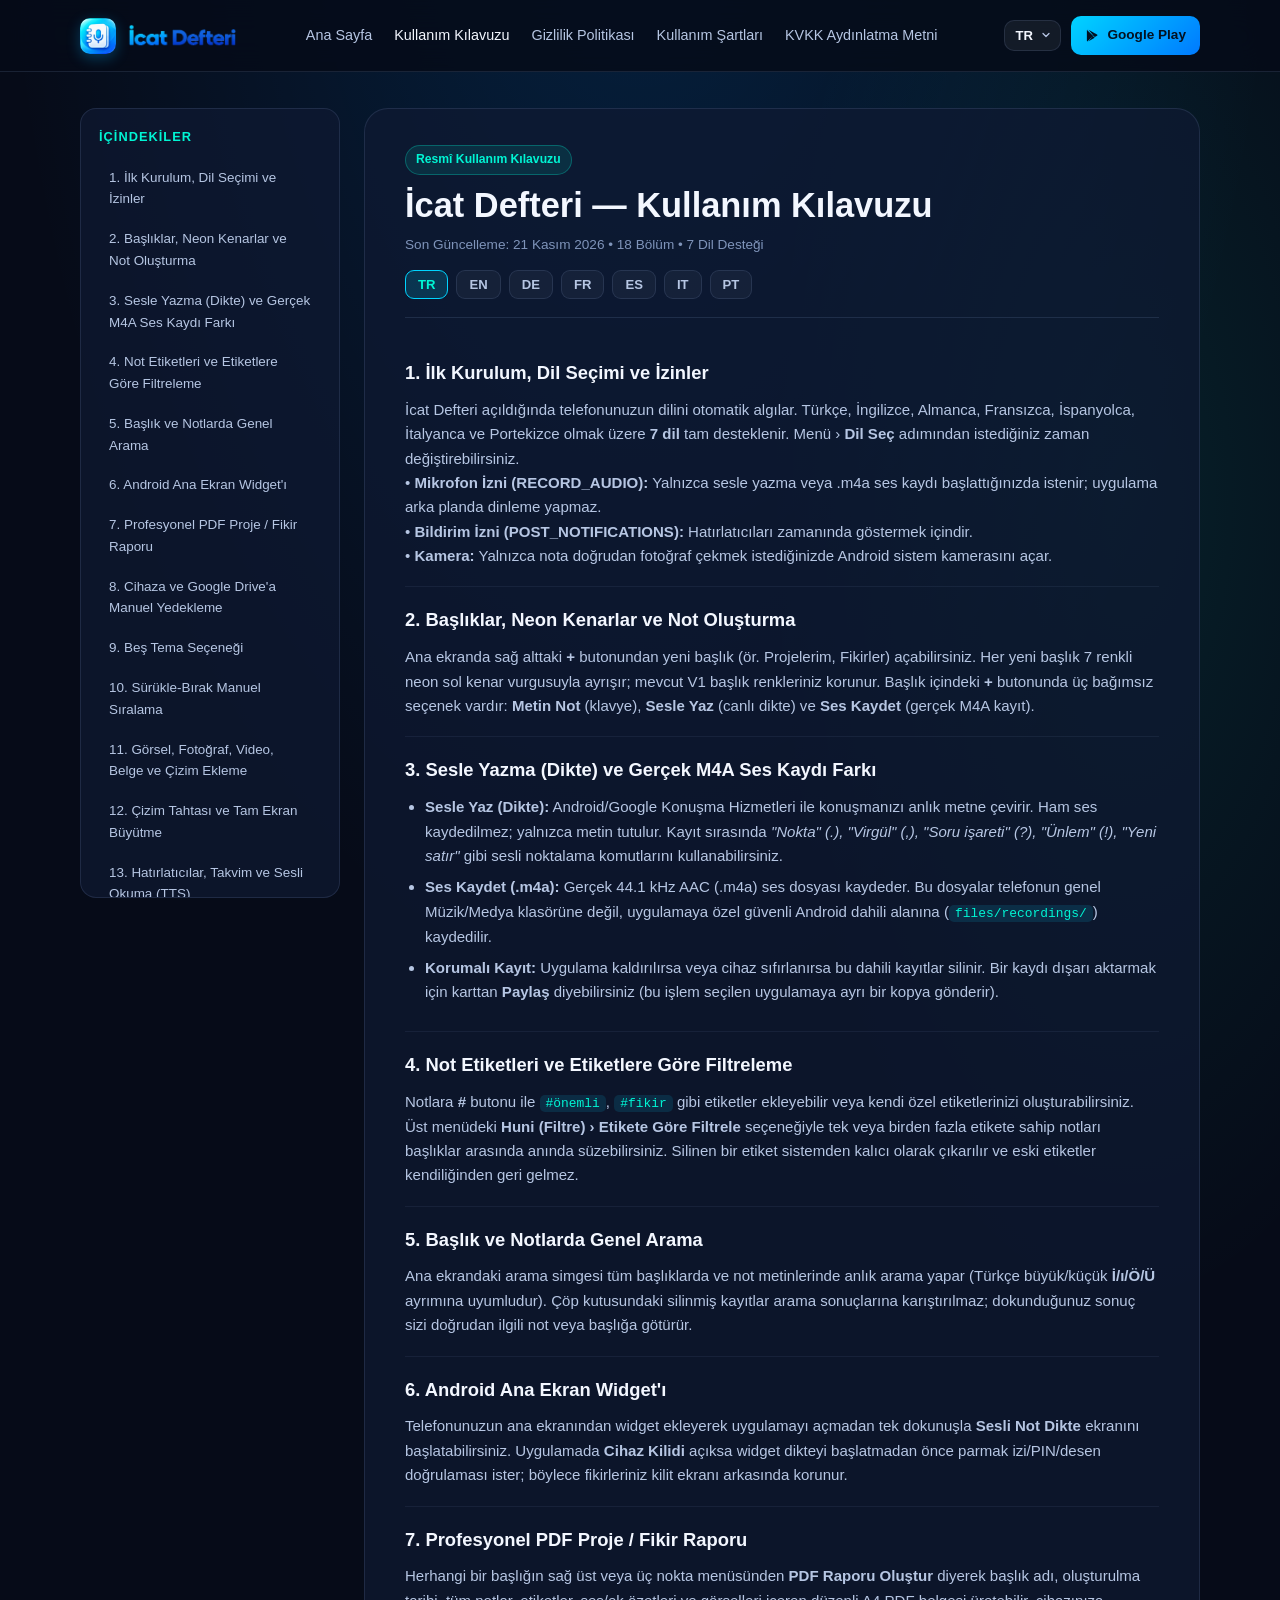
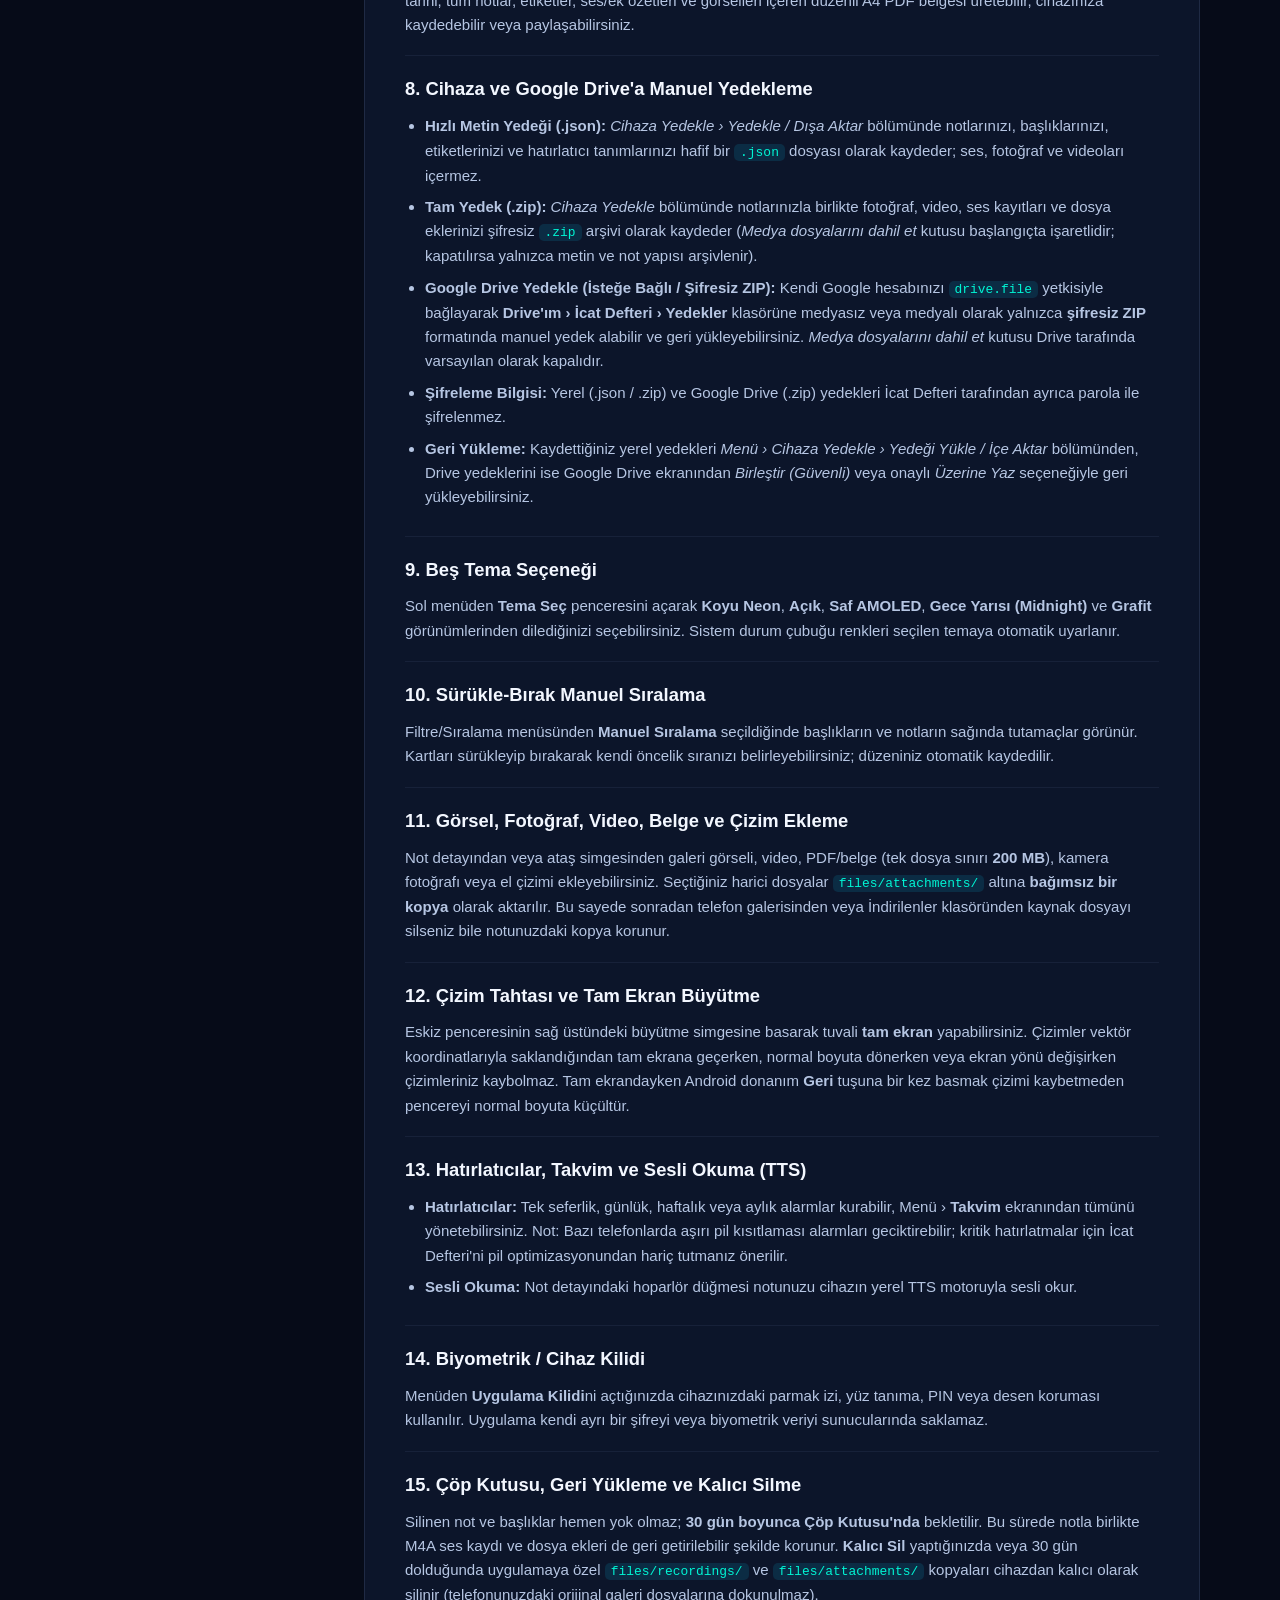
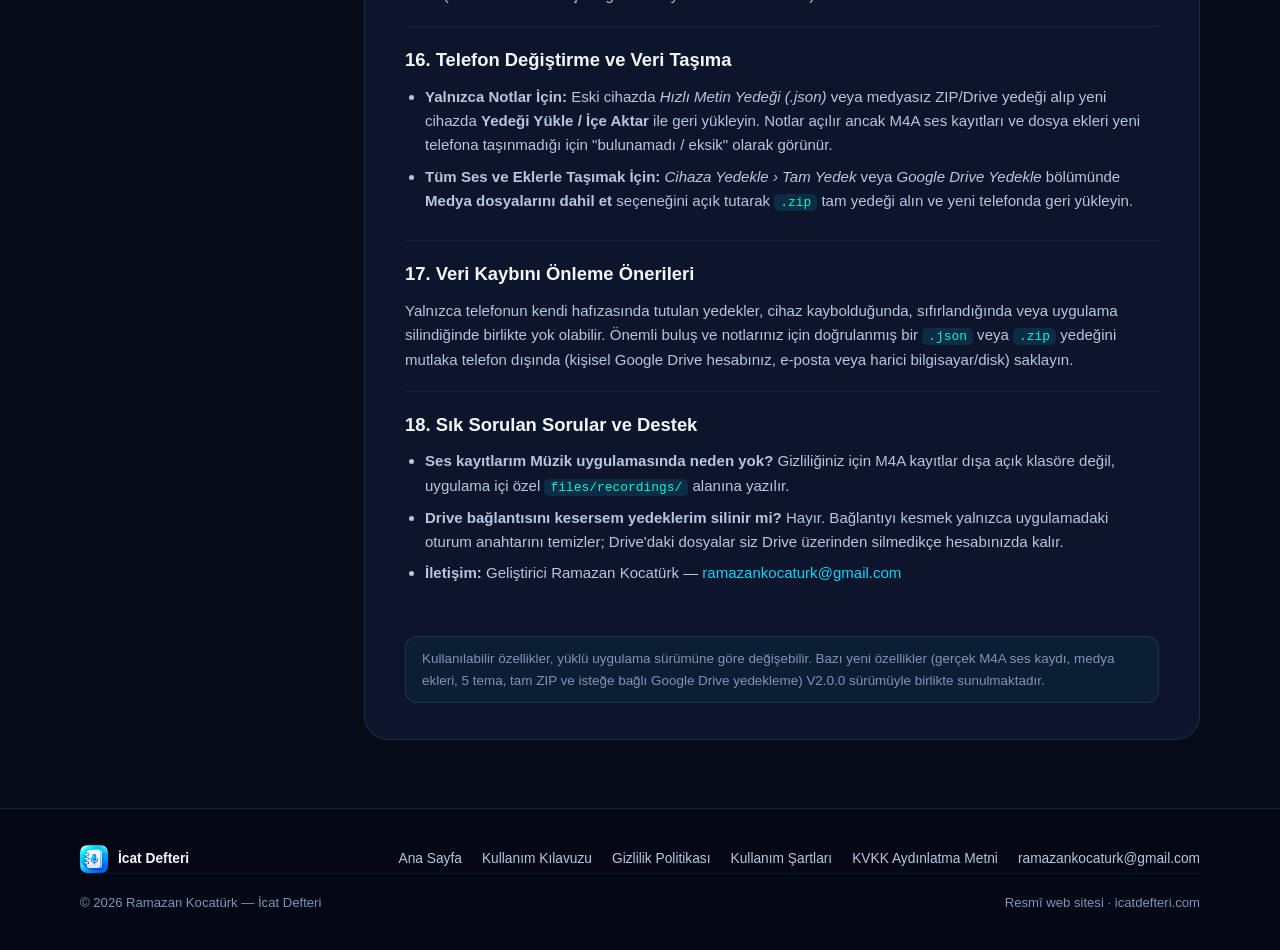
<file: guide.html>
<!DOCTYPE html>
<html lang="tr">
<head>
  <meta charset="UTF-8">
  <meta name="viewport" content="width=device-width, initial-scale=1.0">
  <title>İcat Defteri — Kullanım Kılavuzu (7 Dil)</title>
  <meta name="description" content="İcat Defteri Android uygulaması resmî 18 bölümlü kullanım kılavuzu: sesle yazma, M4A ses kaydı, hatırlatıcılar, medya ekleri, cihaz kilidi ve yedekleme.">
  <meta name="theme-color" content="#060b18">
  <link rel="canonical" href="https://icatdefteri.com/guide.html">
  <link rel="icon" type="image/png" href="assets/Icat_Defteri_Play-Store_Icon_512.png">
  <meta property="og:type" content="article">
  <meta property="og:site_name" content="İcat Defteri">
  <meta property="og:title" content="İcat Defteri — Kullanım Kılavuzu (7 Dil)">
  <meta property="og:description" content="İcat Defteri Android uygulaması resmî 18 bölümlü kullanım kılavuzu: sesle yazma, M4A ses kaydı, hatırlatıcılar, medya ekleri, cihaz kilidi ve yedekleme.">
  <meta property="og:url" content="https://icatdefteri.com/guide.html">
  <link rel="stylesheet" href="styles.css">
</head>
<body data-page="guide">
  <a class="skip-link" href="#main-content" data-i18n="skip_main">Ana içeriğe geç</a>

  <header class="site-header">
    <div class="container header-inner">
      <a class="brand-link" href="index.html" aria-label="İcat Defteri Ana Sayfa">
        <img class="brand-icon" src="assets/icon-192.webp" alt="İcat Defteri simgesi" width="36" height="36">
        <img class="brand-wordmark" src="assets/wordmark.webp" alt="İcat Defteri" width="113" height="24">
      </a>

      <nav class="nav-desktop" aria-label="Ana menü">
        <a href="index.html" data-i18n="nav_home">Ana Sayfa</a>
        <a href="guide.html" data-i18n="nav_guide" aria-current="page">Kullanım Kılavuzu</a>
        <a href="privacy.html" data-i18n="priv_link_policy">Gizlilik Politikası</a>
        <a href="terms.html" data-i18n="priv_link_terms">Kullanım Şartları</a>
        <a href="kvkk.html" data-i18n="priv_link_kvkk">KVKK Aydınlatma Metni</a>
      </nav>

      <div class="header-actions">
        <select id="site-lang-select" class="lang-select" aria-label="Site dilini seçin" data-i18n-aria="lang_aria">
          <option value="tr">TR</option>
          <option value="en">EN</option>
          <option value="de">DE</option>
          <option value="fr">FR</option>
          <option value="es">ES</option>
          <option value="it">IT</option>
          <option value="pt">PT</option>
        </select>

        <a class="btn-header-cta" href="https://play.google.com/store/apps/details?id=com.rkocaturk.icatdefteri" target="_blank" rel="noopener noreferrer">
          <svg width="15" height="15" viewBox="0 0 24 24" fill="currentColor" aria-hidden="true"><path d="M3.6 2.4c-.3.3-.6.9-.6 1.6v16c0 .7.3 1.3.6 1.6l.1.1 9-9v-.2l-9-9-.1-.1zm12 12.1l-3-3v-.2l3-3 .1.1 3.5 2c1 .6 1 1.5 0 2.1l-3.5 2-.1 0zm-9.9 6.8l9.8-5.6-2.9-2.9-6.9 8.5zm9.8-13L5.7 2.7l6.9 8.5 2.9-2.9z"/></svg>
          <span data-i18n="nav_cta">Google Play</span>
        </a>

        <button id="mobile-menu-toggle" class="mobile-toggle" type="button" aria-expanded="false" aria-controls="mobile-drawer" aria-label="Menüyü aç veya kapat" data-i18n-aria="menu_aria">
          <svg width="20" height="20" viewBox="0 0 24 24" fill="none" stroke="currentColor" stroke-width="2.2" stroke-linecap="round" aria-hidden="true"><line x1="3" y1="6" x2="21" y2="6"/><line x1="3" y1="12" x2="21" y2="12"/><line x1="3" y1="18" x2="21" y2="18"/></svg>
        </button>
      </div>
    </div>
  </header>

  <nav id="mobile-drawer" class="mobile-drawer" aria-label="Mobil menü">
    <a href="index.html" data-i18n="nav_home">Ana Sayfa</a>
    <a href="guide.html" data-i18n="nav_guide" aria-current="page">Kullanım Kılavuzu</a>
    <a href="privacy.html" data-i18n="priv_link_policy">Gizlilik Politikası</a>
    <a href="terms.html" data-i18n="priv_link_terms">Kullanım Şartları</a>
    <a href="kvkk.html" data-i18n="priv_link_kvkk">KVKK Aydınlatma Metni</a>
    <a class="btn-primary" href="https://play.google.com/store/apps/details?id=com.rkocaturk.icatdefteri" target="_blank" rel="noopener noreferrer" data-i18n="hero_cta_play">Google Play'de İndir</a>
  </nav>

  <main id="main-content" class="doc-page-main">
    <div class="container">
      <div class="mobile-toc-wrap">
        <button id="mobile-toc-btn" class="mobile-toc-btn" type="button" aria-expanded="false" aria-controls="mobile-toc-panel">
          <span data-i18n="doc_toc_mobile">Bölümlere Hızlı Geçiş</span>
          <span aria-hidden="true">▾</span>
        </button>
        <div id="mobile-toc-panel" class="mobile-toc-panel">
          <ul id="mobile-toc-list" class="toc-list">
              <li><a href="#sec-1">1. İlk Kurulum, Dil Seçimi ve İzinler</a></li>
              <li><a href="#sec-2">2. Başlıklar, Neon Kenarlar ve Not Oluşturma</a></li>
              <li><a href="#sec-3">3. Sesle Yazma (Dikte) ve Gerçek M4A Ses Kaydı Farkı</a></li>
              <li><a href="#sec-4">4. Not Etiketleri ve Etiketlere Göre Filtreleme</a></li>
              <li><a href="#sec-5">5. Başlık ve Notlarda Genel Arama</a></li>
              <li><a href="#sec-6">6. Android Ana Ekran Widget'ı</a></li>
              <li><a href="#sec-7">7. Profesyonel PDF Proje / Fikir Raporu</a></li>
              <li><a href="#sec-8">8. Cihaza ve Google Drive'a Manuel Yedekleme</a></li>
              <li><a href="#sec-9">9. Beş Tema Seçeneği</a></li>
              <li><a href="#sec-10">10. Sürükle-Bırak Manuel Sıralama</a></li>
              <li><a href="#sec-11">11. Görsel, Fotoğraf, Video, Belge ve Çizim Ekleme</a></li>
              <li><a href="#sec-12">12. Çizim Tahtası ve Tam Ekran Büyütme</a></li>
              <li><a href="#sec-13">13. Hatırlatıcılar, Takvim ve Sesli Okuma (TTS)</a></li>
              <li><a href="#sec-14">14. Biyometrik / Cihaz Kilidi</a></li>
              <li><a href="#sec-15">15. Çöp Kutusu, Geri Yükleme ve Kalıcı Silme</a></li>
              <li><a href="#sec-16">16. Telefon Değiştirme ve Veri Taşıma</a></li>
              <li><a href="#sec-17">17. Veri Kaybını Önleme Önerileri</a></li>
              <li><a href="#sec-18">18. Sık Sorulan Sorular ve Destek</a></li>
          </ul>
        </div>
      </div>

      <div class="doc-layout">
        <aside class="doc-sidebar" aria-label="İçindekiler">
          <h2 data-i18n="doc_toc">İçindekiler</h2>
          <ul id="desktop-toc-list" class="toc-list">
              <li><a href="#sec-1">1. İlk Kurulum, Dil Seçimi ve İzinler</a></li>
              <li><a href="#sec-2">2. Başlıklar, Neon Kenarlar ve Not Oluşturma</a></li>
              <li><a href="#sec-3">3. Sesle Yazma (Dikte) ve Gerçek M4A Ses Kaydı Farkı</a></li>
              <li><a href="#sec-4">4. Not Etiketleri ve Etiketlere Göre Filtreleme</a></li>
              <li><a href="#sec-5">5. Başlık ve Notlarda Genel Arama</a></li>
              <li><a href="#sec-6">6. Android Ana Ekran Widget'ı</a></li>
              <li><a href="#sec-7">7. Profesyonel PDF Proje / Fikir Raporu</a></li>
              <li><a href="#sec-8">8. Cihaza ve Google Drive'a Manuel Yedekleme</a></li>
              <li><a href="#sec-9">9. Beş Tema Seçeneği</a></li>
              <li><a href="#sec-10">10. Sürükle-Bırak Manuel Sıralama</a></li>
              <li><a href="#sec-11">11. Görsel, Fotoğraf, Video, Belge ve Çizim Ekleme</a></li>
              <li><a href="#sec-12">12. Çizim Tahtası ve Tam Ekran Büyütme</a></li>
              <li><a href="#sec-13">13. Hatırlatıcılar, Takvim ve Sesli Okuma (TTS)</a></li>
              <li><a href="#sec-14">14. Biyometrik / Cihaz Kilidi</a></li>
              <li><a href="#sec-15">15. Çöp Kutusu, Geri Yükleme ve Kalıcı Silme</a></li>
              <li><a href="#sec-16">16. Telefon Değiştirme ve Veri Taşıma</a></li>
              <li><a href="#sec-17">17. Veri Kaybını Önleme Önerileri</a></li>
              <li><a href="#sec-18">18. Sık Sorulan Sorular ve Destek</a></li>
          </ul>
        </aside>

        <article class="doc-article">
          <header class="doc-header">
            <span id="doc-badge" class="doc-badge">Resmî Kullanım Kılavuzu</span>
            <h1 id="doc-heading">İcat Defteri — Kullanım Kılavuzu</h1>
            <div id="doc-meta" class="doc-meta">Son Güncelleme: 21 Kasım 2026 • 18 Bölüm • 7 Dil Desteği</div>
            <div class="guide-lang-bar" role="group" aria-label="Doküman dili">
              <button type="button" class="guide-lang-btn active" data-doc-lang="tr">TR</button>
              <button type="button" class="guide-lang-btn" data-doc-lang="en">EN</button>
              <button type="button" class="guide-lang-btn" data-doc-lang="de">DE</button>
              <button type="button" class="guide-lang-btn" data-doc-lang="fr">FR</button>
              <button type="button" class="guide-lang-btn" data-doc-lang="es">ES</button>
              <button type="button" class="guide-lang-btn" data-doc-lang="it">IT</button>
              <button type="button" class="guide-lang-btn" data-doc-lang="pt">PT</button>
            </div>
          </header>

          <div id="doc-highlight-host"></div>

          <div id="doc-sections-host">
          <section id="sec-1" class="doc-section">
            <h2>1. İlk Kurulum, Dil Seçimi ve İzinler</h2>
            <div class="doc-prose">İcat Defteri açıldığında telefonunuzun dilini otomatik algılar. Türkçe, İngilizce, Almanca, Fransızca, İspanyolca, İtalyanca ve Portekizce olmak üzere <strong>7 dil</strong> tam desteklenir. Menü › <strong>Dil Seç</strong> adımından istediğiniz zaman değiştirebilirsiniz.<br>• <strong>Mikrofon İzni (RECORD_AUDIO):</strong> Yalnızca sesle yazma veya .m4a ses kaydı başlattığınızda istenir; uygulama arka planda dinleme yapmaz.<br>• <strong>Bildirim İzni (POST_NOTIFICATIONS):</strong> Hatırlatıcıları zamanında göstermek içindir.<br>• <strong>Kamera:</strong> Yalnızca nota doğrudan fotoğraf çekmek istediğinizde Android sistem kamerasını açar.</div>
          </section>
          <section id="sec-2" class="doc-section">
            <h2>2. Başlıklar, Neon Kenarlar ve Not Oluşturma</h2>
            <div class="doc-prose">Ana ekranda sağ alttaki <strong>+</strong> butonundan yeni başlık (ör. Projelerim, Fikirler) açabilirsiniz. Her yeni başlık 7 renkli neon sol kenar vurgusuyla ayrışır; mevcut V1 başlık renkleriniz korunur. Başlık içindeki <strong>+</strong> butonunda üç bağımsız seçenek vardır: <strong>Metin Not</strong> (klavye), <strong>Sesle Yaz</strong> (canlı dikte) ve <strong>Ses Kaydet</strong> (gerçek M4A kayıt).</div>
          </section>
          <section id="sec-3" class="doc-section">
            <h2>3. Sesle Yazma (Dikte) ve Gerçek M4A Ses Kaydı Farkı</h2>
            <div class="doc-prose"><ul><li><strong>Sesle Yaz (Dikte):</strong> Android/Google Konuşma Hizmetleri ile konuşmanızı anlık metne çevirir. Ham ses kaydedilmez; yalnızca metin tutulur. Kayıt sırasında <em>"Nokta" (.), "Virgül" (,), "Soru işareti" (?), "Ünlem" (!), "Yeni satır"</em> gibi sesli noktalama komutlarını kullanabilirsiniz.</li><li><strong>Ses Kaydet (.m4a):</strong> Gerçek 44.1 kHz AAC (.m4a) ses dosyası kaydeder. Bu dosyalar telefonun genel Müzik/Medya klasörüne değil, uygulamaya özel güvenli Android dahili alanına (<code>files/recordings/</code>) kaydedilir.</li><li><strong>Korumalı Kayıt:</strong> Uygulama kaldırılırsa veya cihaz sıfırlanırsa bu dahili kayıtlar silinir. Bir kaydı dışarı aktarmak için karttan <strong>Paylaş</strong> diyebilirsiniz (bu işlem seçilen uygulamaya ayrı bir kopya gönderir).</li></ul></div>
          </section>
          <section id="sec-4" class="doc-section">
            <h2>4. Not Etiketleri ve Etiketlere Göre Filtreleme</h2>
            <div class="doc-prose">Notlara <strong>#</strong> butonu ile <code>#önemli</code>, <code>#fikir</code> gibi etiketler ekleyebilir veya kendi özel etiketlerinizi oluşturabilirsiniz. Üst menüdeki <strong>Huni (Filtre) › Etikete Göre Filtrele</strong> seçeneğiyle tek veya birden fazla etikete sahip notları başlıklar arasında anında süzebilirsiniz. Silinen bir etiket sistemden kalıcı olarak çıkarılır ve eski etiketler kendiliğinden geri gelmez.</div>
          </section>
          <section id="sec-5" class="doc-section">
            <h2>5. Başlık ve Notlarda Genel Arama</h2>
            <div class="doc-prose">Ana ekrandaki arama simgesi tüm başlıklarda ve not metinlerinde anlık arama yapar (Türkçe büyük/küçük <strong>İ/ı/Ö/Ü</strong> ayrımına uyumludur). Çöp kutusundaki silinmiş kayıtlar arama sonuçlarına karıştırılmaz; dokunduğunuz sonuç sizi doğrudan ilgili not veya başlığa götürür.</div>
          </section>
          <section id="sec-6" class="doc-section">
            <h2>6. Android Ana Ekran Widget'ı</h2>
            <div class="doc-prose">Telefonunuzun ana ekranından widget ekleyerek uygulamayı açmadan tek dokunuşla <strong>Sesli Not Dikte</strong> ekranını başlatabilirsiniz. Uygulamada <strong>Cihaz Kilidi</strong> açıksa widget dikteyi başlatmadan önce parmak izi/PIN/desen doğrulaması ister; böylece fikirleriniz kilit ekranı arkasında korunur.</div>
          </section>
          <section id="sec-7" class="doc-section">
            <h2>7. Profesyonel PDF Proje / Fikir Raporu</h2>
            <div class="doc-prose">Herhangi bir başlığın sağ üst veya üç nokta menüsünden <strong>PDF Raporu Oluştur</strong> diyerek başlık adı, oluşturulma tarihi, tüm notlar, etiketler, ses/ek özetleri ve görselleri içeren düzenli A4 PDF belgesi üretebilir, cihazınıza kaydedebilir veya paylaşabilirsiniz.</div>
          </section>
          <section id="sec-8" class="doc-section">
            <h2>8. Cihaza ve Google Drive'a Manuel Yedekleme</h2>
            <div class="doc-prose"><ul><li><strong>Hızlı Metin Yedeği (.json):</strong> <em>Cihaza Yedekle › Yedekle / Dışa Aktar</em> bölümünde notlarınızı, başlıklarınızı, etiketlerinizi ve hatırlatıcı tanımlarınızı hafif bir <code>.json</code> dosyası olarak kaydeder; ses, fotoğraf ve videoları içermez.</li><li><strong>Tam Yedek (.zip):</strong> <em>Cihaza Yedekle</em> bölümünde notlarınızla birlikte fotoğraf, video, ses kayıtları ve dosya eklerinizi şifresiz <code>.zip</code> arşivi olarak kaydeder (<em>Medya dosyalarını dahil et</em> kutusu başlangıçta işaretlidir; kapatılırsa yalnızca metin ve not yapısı arşivlenir).</li><li><strong>Google Drive Yedekle (İsteğe Bağlı / Şifresiz ZIP):</strong> Kendi Google hesabınızı <code>drive.file</code> yetkisiyle bağlayarak <strong>Drive'ım › İcat Defteri › Yedekler</strong> klasörüne medyasız veya medyalı olarak yalnızca <strong>şifresiz ZIP</strong> formatında manuel yedek alabilir ve geri yükleyebilirsiniz. <em>Medya dosyalarını dahil et</em> kutusu Drive tarafında varsayılan olarak kapalıdır.</li><li><strong>Şifreleme Bilgisi:</strong> Yerel (.json / .zip) ve Google Drive (.zip) yedekleri İcat Defteri tarafından ayrıca parola ile şifrelenmez.</li><li><strong>Geri Yükleme:</strong> Kaydettiğiniz yerel yedekleri <em>Menü › Cihaza Yedekle › Yedeği Yükle / İçe Aktar</em> bölümünden, Drive yedeklerini ise Google Drive ekranından <em>Birleştir (Güvenli)</em> veya onaylı <em>Üzerine Yaz</em> seçeneğiyle geri yükleyebilirsiniz.</li></ul></div>
          </section>
          <section id="sec-9" class="doc-section">
            <h2>9. Beş Tema Seçeneği</h2>
            <div class="doc-prose">Sol menüden <strong>Tema Seç</strong> penceresini açarak <strong>Koyu Neon</strong>, <strong>Açık</strong>, <strong>Saf AMOLED</strong>, <strong>Gece Yarısı (Midnight)</strong> ve <strong>Grafit</strong> görünümlerinden dilediğinizi seçebilirsiniz. Sistem durum çubuğu renkleri seçilen temaya otomatik uyarlanır.</div>
          </section>
          <section id="sec-10" class="doc-section">
            <h2>10. Sürükle-Bırak Manuel Sıralama</h2>
            <div class="doc-prose">Filtre/Sıralama menüsünden <strong>Manuel Sıralama</strong> seçildiğinde başlıkların ve notların sağında tutamaçlar görünür. Kartları sürükleyip bırakarak kendi öncelik sıranızı belirleyebilirsiniz; düzeniniz otomatik kaydedilir.</div>
          </section>
          <section id="sec-11" class="doc-section">
            <h2>11. Görsel, Fotoğraf, Video, Belge ve Çizim Ekleme</h2>
            <div class="doc-prose">Not detayından veya ataş simgesinden galeri görseli, video, PDF/belge (tek dosya sınırı <strong>200 MB</strong>), kamera fotoğrafı veya el çizimi ekleyebilirsiniz. Seçtiğiniz harici dosyalar <code>files/attachments/</code> altına <strong>bağımsız bir kopya</strong> olarak aktarılır. Bu sayede sonradan telefon galerisinden veya İndirilenler klasöründen kaynak dosyayı silseniz bile notunuzdaki kopya korunur.</div>
          </section>
          <section id="sec-12" class="doc-section">
            <h2>12. Çizim Tahtası ve Tam Ekran Büyütme</h2>
            <div class="doc-prose">Eskiz penceresinin sağ üstündeki büyütme simgesine basarak tuvali <strong>tam ekran</strong> yapabilirsiniz. Çizimler vektör koordinatlarıyla saklandığından tam ekrana geçerken, normal boyuta dönerken veya ekran yönü değişirken çizimleriniz kaybolmaz. Tam ekrandayken Android donanım <strong>Geri</strong> tuşuna bir kez basmak çizimi kaybetmeden pencereyi normal boyuta küçültür.</div>
          </section>
          <section id="sec-13" class="doc-section">
            <h2>13. Hatırlatıcılar, Takvim ve Sesli Okuma (TTS)</h2>
            <div class="doc-prose"><ul><li><strong>Hatırlatıcılar:</strong> Tek seferlik, günlük, haftalık veya aylık alarmlar kurabilir, Menü › <strong>Takvim</strong> ekranından tümünü yönetebilirsiniz. Not: Bazı telefonlarda aşırı pil kısıtlaması alarmları geciktirebilir; kritik hatırlatmalar için İcat Defteri'ni pil optimizasyonundan hariç tutmanız önerilir.</li><li><strong>Sesli Okuma:</strong> Not detayındaki hoparlör düğmesi notunuzu cihazın yerel TTS motoruyla sesli okur.</li></ul></div>
          </section>
          <section id="sec-14" class="doc-section">
            <h2>14. Biyometrik / Cihaz Kilidi</h2>
            <div class="doc-prose">Menüden <strong>Uygulama Kilidi</strong>ni açtığınızda cihazınızdaki parmak izi, yüz tanıma, PIN veya desen koruması kullanılır. Uygulama kendi ayrı bir şifreyi veya biyometrik veriyi sunucularında saklamaz.</div>
          </section>
          <section id="sec-15" class="doc-section">
            <h2>15. Çöp Kutusu, Geri Yükleme ve Kalıcı Silme</h2>
            <div class="doc-prose">Silinen not ve başlıklar hemen yok olmaz; <strong>30 gün boyunca Çöp Kutusu'nda</strong> bekletilir. Bu sürede notla birlikte M4A ses kaydı ve dosya ekleri de geri getirilebilir şekilde korunur. <strong>Kalıcı Sil</strong> yaptığınızda veya 30 gün dolduğunda uygulamaya özel <code>files/recordings/</code> ve <code>files/attachments/</code> kopyaları cihazdan kalıcı olarak silinir (telefonunuzdaki orijinal galeri dosyalarına dokunulmaz).</div>
          </section>
          <section id="sec-16" class="doc-section">
            <h2>16. Telefon Değiştirme ve Veri Taşıma</h2>
            <div class="doc-prose"><ul><li><strong>Yalnızca Notlar İçin:</strong> Eski cihazda <em>Hızlı Metin Yedeği (.json)</em> veya medyasız ZIP/Drive yedeği alıp yeni cihazda <strong>Yedeği Yükle / İçe Aktar</strong> ile geri yükleyin. Notlar açılır ancak M4A ses kayıtları ve dosya ekleri yeni telefona taşınmadığı için "bulunamadı / eksik" olarak görünür.</li><li><strong>Tüm Ses ve Eklerle Taşımak İçin:</strong> <em>Cihaza Yedekle › Tam Yedek</em> veya <em>Google Drive Yedekle</em> bölümünde <strong>Medya dosyalarını dahil et</strong> seçeneğini açık tutarak <code>.zip</code> tam yedeği alın ve yeni telefonda geri yükleyin.</li></ul></div>
          </section>
          <section id="sec-17" class="doc-section">
            <h2>17. Veri Kaybını Önleme Önerileri</h2>
            <div class="doc-prose">Yalnızca telefonun kendi hafızasında tutulan yedekler, cihaz kaybolduğunda, sıfırlandığında veya uygulama silindiğinde birlikte yok olabilir. Önemli buluş ve notlarınız için doğrulanmış bir <code>.json</code> veya <code>.zip</code> yedeğini mutlaka telefon dışında (kişisel Google Drive hesabınız, e-posta veya harici bilgisayar/disk) saklayın.</div>
          </section>
          <section id="sec-18" class="doc-section">
            <h2>18. Sık Sorulan Sorular ve Destek</h2>
            <div class="doc-prose"><ul><li><strong>Ses kayıtlarım Müzik uygulamasında neden yok?</strong> Gizliliğiniz için M4A kayıtlar dışa açık klasöre değil, uygulama içi özel <code>files/recordings/</code> alanına yazılır.</li><li><strong>Drive bağlantısını kesersem yedeklerim silinir mi?</strong> Hayır. Bağlantıyı kesmek yalnızca uygulamadaki oturum anahtarını temizler; Drive'daki dosyalar siz Drive üzerinden silmedikçe hesabınızda kalır.</li><li><strong>İletişim:</strong> Geliştirici Ramazan Kocatürk — <a href="mailto:ramazankocaturk@gmail.com" >ramazankocaturk@gmail.com</a></li></ul></div>
          </section>
          </div>

          <div class="version-note" style="margin-top:24px;text-align:left;" data-i18n="version_note">
            Kullanılabilir özellikler, yüklü uygulama sürümüne göre değişebilir. Bazı yeni özellikler (gerçek M4A ses kaydı, medya ekleri, 5 tema, tam ZIP ve isteğe bağlı Google Drive yedekleme) V2.0.0 sürümüyle birlikte sunulmaktadır.
          </div>
        </article>
      </div>
    </div>
  </main>

  <footer class="site-footer">
    <div class="container">
      <div class="footer-grid">
        <div class="footer-brand">
          <img src="assets/icon-192.webp" alt="" width="28" height="28" loading="lazy">
          <span>İcat Defteri</span>
        </div>

        <nav class="footer-links" aria-label="Alt bilgi bağlantıları">
          <a href="index.html" data-i18n="nav_home">Ana Sayfa</a>
          <a href="guide.html" data-i18n="nav_guide">Kullanım Kılavuzu</a>
          <a href="privacy.html" data-i18n="priv_link_policy">Gizlilik Politikası</a>
          <a href="terms.html" data-i18n="priv_link_terms">Kullanım Şartları</a>
          <a href="kvkk.html" data-i18n="priv_link_kvkk">KVKK Aydınlatma Metni</a>
          <a href="mailto:ramazankocaturk@gmail.com">ramazankocaturk@gmail.com</a>
        </nav>
      </div>

      <div class="footer-bottom">
        <span data-i18n="footer_copy">© 2026 Ramazan Kocatürk — İcat Defteri</span>
        <span data-i18n="footer_note">Resmî web sitesi · icatdefteri.com</span>
      </div>
    </div>
  </footer>

  <script src="i18n.js"></script>
  <script src="docs-data.js"></script>
  <script src="site.js"></script>
</body>
</html>
</file>
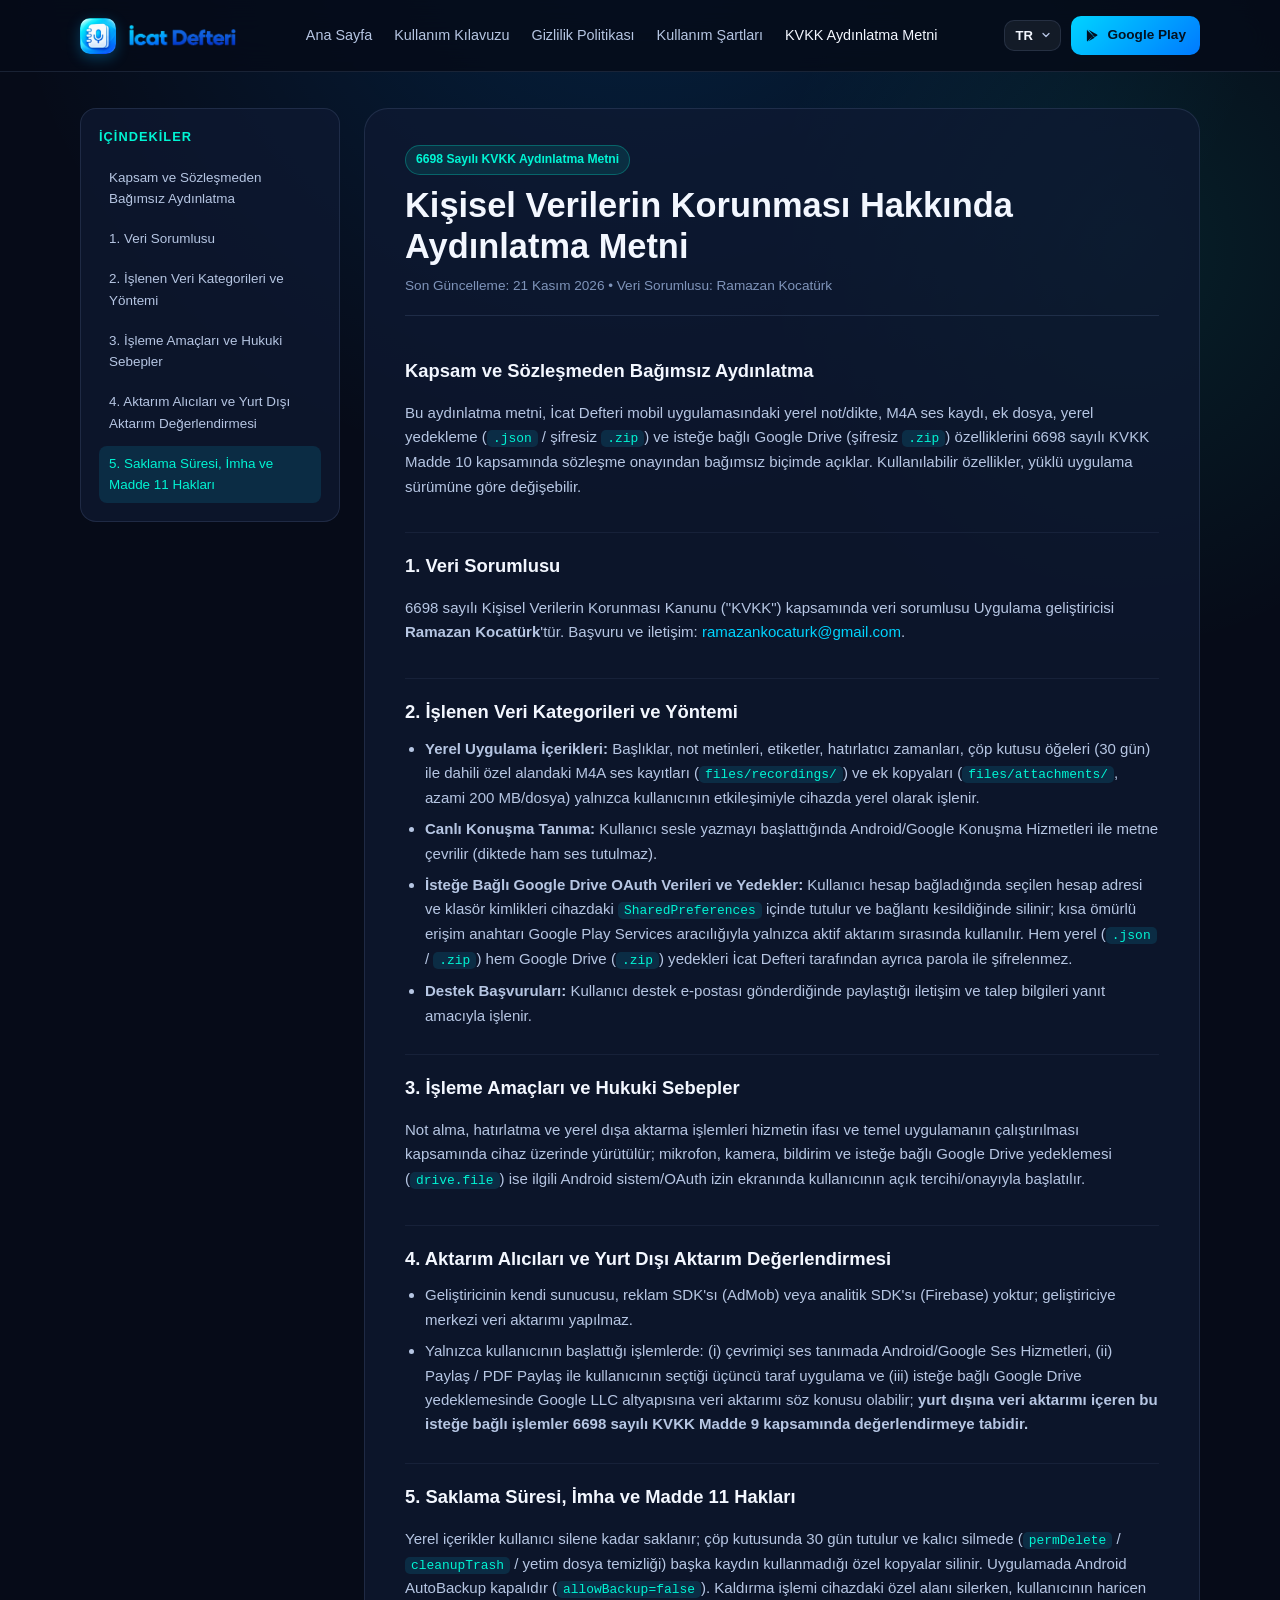
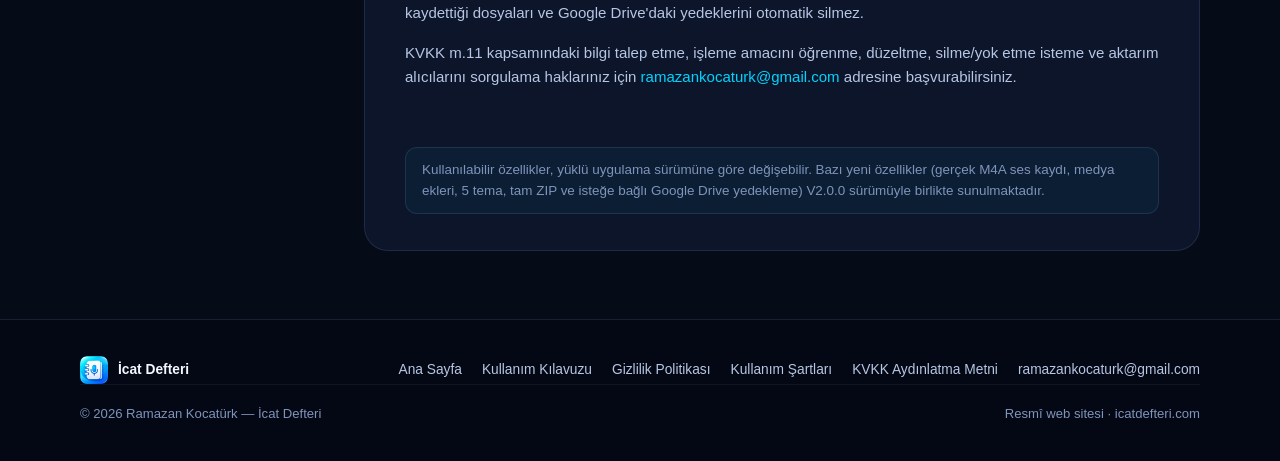
<file: kvkk.html>
<!DOCTYPE html>
<html lang="tr">
<head>
  <meta charset="UTF-8">
  <meta name="viewport" content="width=device-width, initial-scale=1.0">
  <title>İcat Defteri — 6698 Sayılı KVKK Aydınlatma Metni</title>
  <meta name="description" content="İcat Defteri 6698 sayılı KVKK Madde 10 ve 11 kapsamında veri sorumlusu, veri kategorileri, saklama, yurt dışı aktarım notu ve ilgili kişi hakları.">
  <meta name="theme-color" content="#060b18">
  <link rel="canonical" href="https://icatdefteri.com/kvkk.html">
  <link rel="icon" type="image/png" href="assets/Icat_Defteri_Play-Store_Icon_512.png">
  <meta property="og:type" content="article">
  <meta property="og:site_name" content="İcat Defteri">
  <meta property="og:title" content="İcat Defteri — 6698 Sayılı KVKK Aydınlatma Metni">
  <meta property="og:description" content="İcat Defteri 6698 sayılı KVKK Madde 10 ve 11 kapsamında veri sorumlusu, veri kategorileri, saklama, yurt dışı aktarım notu ve ilgili kişi hakları.">
  <meta property="og:url" content="https://icatdefteri.com/kvkk.html">
  <link rel="stylesheet" href="styles.css">
</head>
<body data-page="kvkk">
  <a class="skip-link" href="#main-content" data-i18n="skip_main">Ana içeriğe geç</a>

  <header class="site-header">
    <div class="container header-inner">
      <a class="brand-link" href="index.html" aria-label="İcat Defteri Ana Sayfa">
        <img class="brand-icon" src="assets/icon-192.webp" alt="İcat Defteri simgesi" width="36" height="36">
        <img class="brand-wordmark" src="assets/wordmark.webp" alt="İcat Defteri" width="113" height="24">
      </a>

      <nav class="nav-desktop" aria-label="Ana menü">
        <a href="index.html" data-i18n="nav_home">Ana Sayfa</a>
        <a href="guide.html" data-i18n="nav_guide">Kullanım Kılavuzu</a>
        <a href="privacy.html" data-i18n="priv_link_policy">Gizlilik Politikası</a>
        <a href="terms.html" data-i18n="priv_link_terms">Kullanım Şartları</a>
        <a href="kvkk.html" data-i18n="priv_link_kvkk" aria-current="page">KVKK Aydınlatma Metni</a>
      </nav>

      <div class="header-actions">
        <select id="site-lang-select" class="lang-select" aria-label="Site dilini seçin" data-i18n-aria="lang_aria">
          <option value="tr">TR</option>
          <option value="en">EN</option>
          <option value="de">DE</option>
          <option value="fr">FR</option>
          <option value="es">ES</option>
          <option value="it">IT</option>
          <option value="pt">PT</option>
        </select>

        <a class="btn-header-cta" href="https://play.google.com/store/apps/details?id=com.rkocaturk.icatdefteri" target="_blank" rel="noopener noreferrer">
          <svg width="15" height="15" viewBox="0 0 24 24" fill="currentColor" aria-hidden="true"><path d="M3.6 2.4c-.3.3-.6.9-.6 1.6v16c0 .7.3 1.3.6 1.6l.1.1 9-9v-.2l-9-9-.1-.1zm12 12.1l-3-3v-.2l3-3 .1.1 3.5 2c1 .6 1 1.5 0 2.1l-3.5 2-.1 0zm-9.9 6.8l9.8-5.6-2.9-2.9-6.9 8.5zm9.8-13L5.7 2.7l6.9 8.5 2.9-2.9z"/></svg>
          <span data-i18n="nav_cta">Google Play</span>
        </a>

        <button id="mobile-menu-toggle" class="mobile-toggle" type="button" aria-expanded="false" aria-controls="mobile-drawer" aria-label="Menüyü aç veya kapat" data-i18n-aria="menu_aria">
          <svg width="20" height="20" viewBox="0 0 24 24" fill="none" stroke="currentColor" stroke-width="2.2" stroke-linecap="round" aria-hidden="true"><line x1="3" y1="6" x2="21" y2="6"/><line x1="3" y1="12" x2="21" y2="12"/><line x1="3" y1="18" x2="21" y2="18"/></svg>
        </button>
      </div>
    </div>
  </header>

  <nav id="mobile-drawer" class="mobile-drawer" aria-label="Mobil menü">
    <a href="index.html" data-i18n="nav_home">Ana Sayfa</a>
    <a href="guide.html" data-i18n="nav_guide">Kullanım Kılavuzu</a>
    <a href="privacy.html" data-i18n="priv_link_policy">Gizlilik Politikası</a>
    <a href="terms.html" data-i18n="priv_link_terms">Kullanım Şartları</a>
    <a href="kvkk.html" data-i18n="priv_link_kvkk" aria-current="page">KVKK Aydınlatma Metni</a>
    <a class="btn-primary" href="https://play.google.com/store/apps/details?id=com.rkocaturk.icatdefteri" target="_blank" rel="noopener noreferrer" data-i18n="hero_cta_play">Google Play'de İndir</a>
  </nav>

  <main id="main-content" class="doc-page-main">
    <div class="container">
      <div class="mobile-toc-wrap">
        <button id="mobile-toc-btn" class="mobile-toc-btn" type="button" aria-expanded="false" aria-controls="mobile-toc-panel">
          <span data-i18n="doc_toc_mobile">Bölümlere Hızlı Geçiş</span>
          <span aria-hidden="true">▾</span>
        </button>
        <div id="mobile-toc-panel" class="mobile-toc-panel">
          <ul id="mobile-toc-list" class="toc-list">
              <li><a href="#sec-1">Kapsam ve Sözleşmeden Bağımsız Aydınlatma</a></li>
              <li><a href="#sec-2">1. Veri Sorumlusu</a></li>
              <li><a href="#sec-3">2. İşlenen Veri Kategorileri ve Yöntemi</a></li>
              <li><a href="#sec-4">3. İşleme Amaçları ve Hukuki Sebepler</a></li>
              <li><a href="#sec-5">4. Aktarım Alıcıları ve Yurt Dışı Aktarım Değerlendirmesi</a></li>
              <li><a href="#sec-6">5. Saklama Süresi, İmha ve Madde 11 Hakları</a></li>
          </ul>
        </div>
      </div>

      <div class="doc-layout">
        <aside class="doc-sidebar" aria-label="İçindekiler">
          <h2 data-i18n="doc_toc">İçindekiler</h2>
          <ul id="desktop-toc-list" class="toc-list">
              <li><a href="#sec-1">Kapsam ve Sözleşmeden Bağımsız Aydınlatma</a></li>
              <li><a href="#sec-2">1. Veri Sorumlusu</a></li>
              <li><a href="#sec-3">2. İşlenen Veri Kategorileri ve Yöntemi</a></li>
              <li><a href="#sec-4">3. İşleme Amaçları ve Hukuki Sebepler</a></li>
              <li><a href="#sec-5">4. Aktarım Alıcıları ve Yurt Dışı Aktarım Değerlendirmesi</a></li>
              <li><a href="#sec-6">5. Saklama Süresi, İmha ve Madde 11 Hakları</a></li>
          </ul>
        </aside>

        <article class="doc-article">
          <header class="doc-header">
            <span id="doc-badge" class="doc-badge">6698 Sayılı KVKK Aydınlatma Metni</span>
            <h1 id="doc-heading">Kişisel Verilerin Korunması Hakkında Aydınlatma Metni</h1>
            <div id="doc-meta" class="doc-meta">Son Güncelleme: 21 Kasım 2026 • Veri Sorumlusu: Ramazan Kocatürk</div>
          </header>

          <div id="doc-highlight-host"></div>

          <div id="doc-sections-host">
          <section id="sec-1" class="doc-section">
            <h2>Kapsam ve Sözleşmeden Bağımsız Aydınlatma</h2>
            <div class="doc-prose"><p>Bu aydınlatma metni, İcat Defteri mobil uygulamasındaki yerel not/dikte, M4A ses kaydı, ek dosya, yerel yedekleme (<code>.json</code> / şifresiz <code>.zip</code>) ve isteğe bağlı Google Drive (şifresiz <code>.zip</code>) özelliklerini 6698 sayılı KVKK Madde 10 kapsamında sözleşme onayından bağımsız biçimde açıklar. Kullanılabilir özellikler, yüklü uygulama sürümüne göre değişebilir.</p></div>
          </section>
          <section id="sec-2" class="doc-section">
            <h2>1. Veri Sorumlusu</h2>
            <div class="doc-prose"><p>6698 sayılı Kişisel Verilerin Korunması Kanunu ("KVKK") kapsamında veri sorumlusu Uygulama geliştiricisi <strong>Ramazan Kocatürk</strong>'tür. Başvuru ve iletişim: <a href="mailto:ramazankocaturk@gmail.com">ramazankocaturk@gmail.com</a>.</p></div>
          </section>
          <section id="sec-3" class="doc-section">
            <h2>2. İşlenen Veri Kategorileri ve Yöntemi</h2>
            <div class="doc-prose"><ul><li><strong>Yerel Uygulama İçerikleri:</strong> Başlıklar, not metinleri, etiketler, hatırlatıcı zamanları, çöp kutusu öğeleri (30 gün) ile dahili özel alandaki M4A ses kayıtları (<code>files/recordings/</code>) ve ek kopyaları (<code>files/attachments/</code>, azami 200 MB/dosya) yalnızca kullanıcının etkileşimiyle cihazda yerel olarak işlenir.</li><li><strong>Canlı Konuşma Tanıma:</strong> Kullanıcı sesle yazmayı başlattığında Android/Google Konuşma Hizmetleri ile metne çevrilir (diktede ham ses tutulmaz).</li><li><strong>İsteğe Bağlı Google Drive OAuth Verileri ve Yedekler:</strong> Kullanıcı hesap bağladığında seçilen hesap adresi ve klasör kimlikleri cihazdaki <code>SharedPreferences</code> içinde tutulur ve bağlantı kesildiğinde silinir; kısa ömürlü erişim anahtarı Google Play Services aracılığıyla yalnızca aktif aktarım sırasında kullanılır. Hem yerel (<code>.json</code> / <code>.zip</code>) hem Google Drive (<code>.zip</code>) yedekleri İcat Defteri tarafından ayrıca parola ile şifrelenmez.</li><li><strong>Destek Başvuruları:</strong> Kullanıcı destek e-postası gönderdiğinde paylaştığı iletişim ve talep bilgileri yanıt amacıyla işlenir.</li></ul></div>
          </section>
          <section id="sec-4" class="doc-section">
            <h2>3. İşleme Amaçları ve Hukuki Sebepler</h2>
            <div class="doc-prose"><p>Not alma, hatırlatma ve yerel dışa aktarma işlemleri hizmetin ifası ve temel uygulamanın çalıştırılması kapsamında cihaz üzerinde yürütülür; mikrofon, kamera, bildirim ve isteğe bağlı Google Drive yedeklemesi (<code>drive.file</code>) ise ilgili Android sistem/OAuth izin ekranında kullanıcının açık tercihi/onayıyla başlatılır.</p></div>
          </section>
          <section id="sec-5" class="doc-section">
            <h2>4. Aktarım Alıcıları ve Yurt Dışı Aktarım Değerlendirmesi</h2>
            <div class="doc-prose"><ul><li>Geliştiricinin kendi sunucusu, reklam SDK'sı (AdMob) veya analitik SDK'sı (Firebase) yoktur; geliştiriciye merkezi veri aktarımı yapılmaz.</li><li>Yalnızca kullanıcının başlattığı işlemlerde: (i) çevrimiçi ses tanımada Android/Google Ses Hizmetleri, (ii) Paylaş / PDF Paylaş ile kullanıcının seçtiği üçüncü taraf uygulama ve (iii) isteğe bağlı Google Drive yedeklemesinde Google LLC altyapısına veri aktarımı söz konusu olabilir; <strong>yurt dışına veri aktarımı içeren bu isteğe bağlı işlemler 6698 sayılı KVKK Madde 9 kapsamında değerlendirmeye tabidir.</strong></li></ul></div>
          </section>
          <section id="sec-6" class="doc-section">
            <h2>5. Saklama Süresi, İmha ve Madde 11 Hakları</h2>
            <div class="doc-prose"><p>Yerel içerikler kullanıcı silene kadar saklanır; çöp kutusunda 30 gün tutulur ve kalıcı silmede (<code>permDelete</code> / <code>cleanupTrash</code> / yetim dosya temizliği) başka kaydın kullanmadığı özel kopyalar silinir. Uygulamada Android AutoBackup kapalıdır (<code>allowBackup=false</code>). Kaldırma işlemi cihazdaki özel alanı silerken, kullanıcının haricen kaydettiği dosyaları ve Google Drive'daki yedeklerini otomatik silmez.</p><p>KVKK m.11 kapsamındaki bilgi talep etme, işleme amacını öğrenme, düzeltme, silme/yok etme isteme ve aktarım alıcılarını sorgulama haklarınız için <a href="mailto:ramazankocaturk@gmail.com">ramazankocaturk@gmail.com</a> adresine başvurabilirsiniz.</p></div>
          </section>
          </div>

          <div class="version-note" style="margin-top:24px;text-align:left;" data-i18n="version_note">
            Kullanılabilir özellikler, yüklü uygulama sürümüne göre değişebilir. Bazı yeni özellikler (gerçek M4A ses kaydı, medya ekleri, 5 tema, tam ZIP ve isteğe bağlı Google Drive yedekleme) V2.0.0 sürümüyle birlikte sunulmaktadır.
          </div>
        </article>
      </div>
    </div>
  </main>

  <footer class="site-footer">
    <div class="container">
      <div class="footer-grid">
        <div class="footer-brand">
          <img src="assets/icon-192.webp" alt="" width="28" height="28" loading="lazy">
          <span>İcat Defteri</span>
        </div>

        <nav class="footer-links" aria-label="Alt bilgi bağlantıları">
          <a href="index.html" data-i18n="nav_home">Ana Sayfa</a>
          <a href="guide.html" data-i18n="nav_guide">Kullanım Kılavuzu</a>
          <a href="privacy.html" data-i18n="priv_link_policy">Gizlilik Politikası</a>
          <a href="terms.html" data-i18n="priv_link_terms">Kullanım Şartları</a>
          <a href="kvkk.html" data-i18n="priv_link_kvkk">KVKK Aydınlatma Metni</a>
          <a href="mailto:ramazankocaturk@gmail.com">ramazankocaturk@gmail.com</a>
        </nav>
      </div>

      <div class="footer-bottom">
        <span data-i18n="footer_copy">© 2026 Ramazan Kocatürk — İcat Defteri</span>
        <span data-i18n="footer_note">Resmî web sitesi · icatdefteri.com</span>
      </div>
    </div>
  </footer>

  <script src="i18n.js"></script>
  
  <script src="site.js"></script>
</body>
</html>
</file>
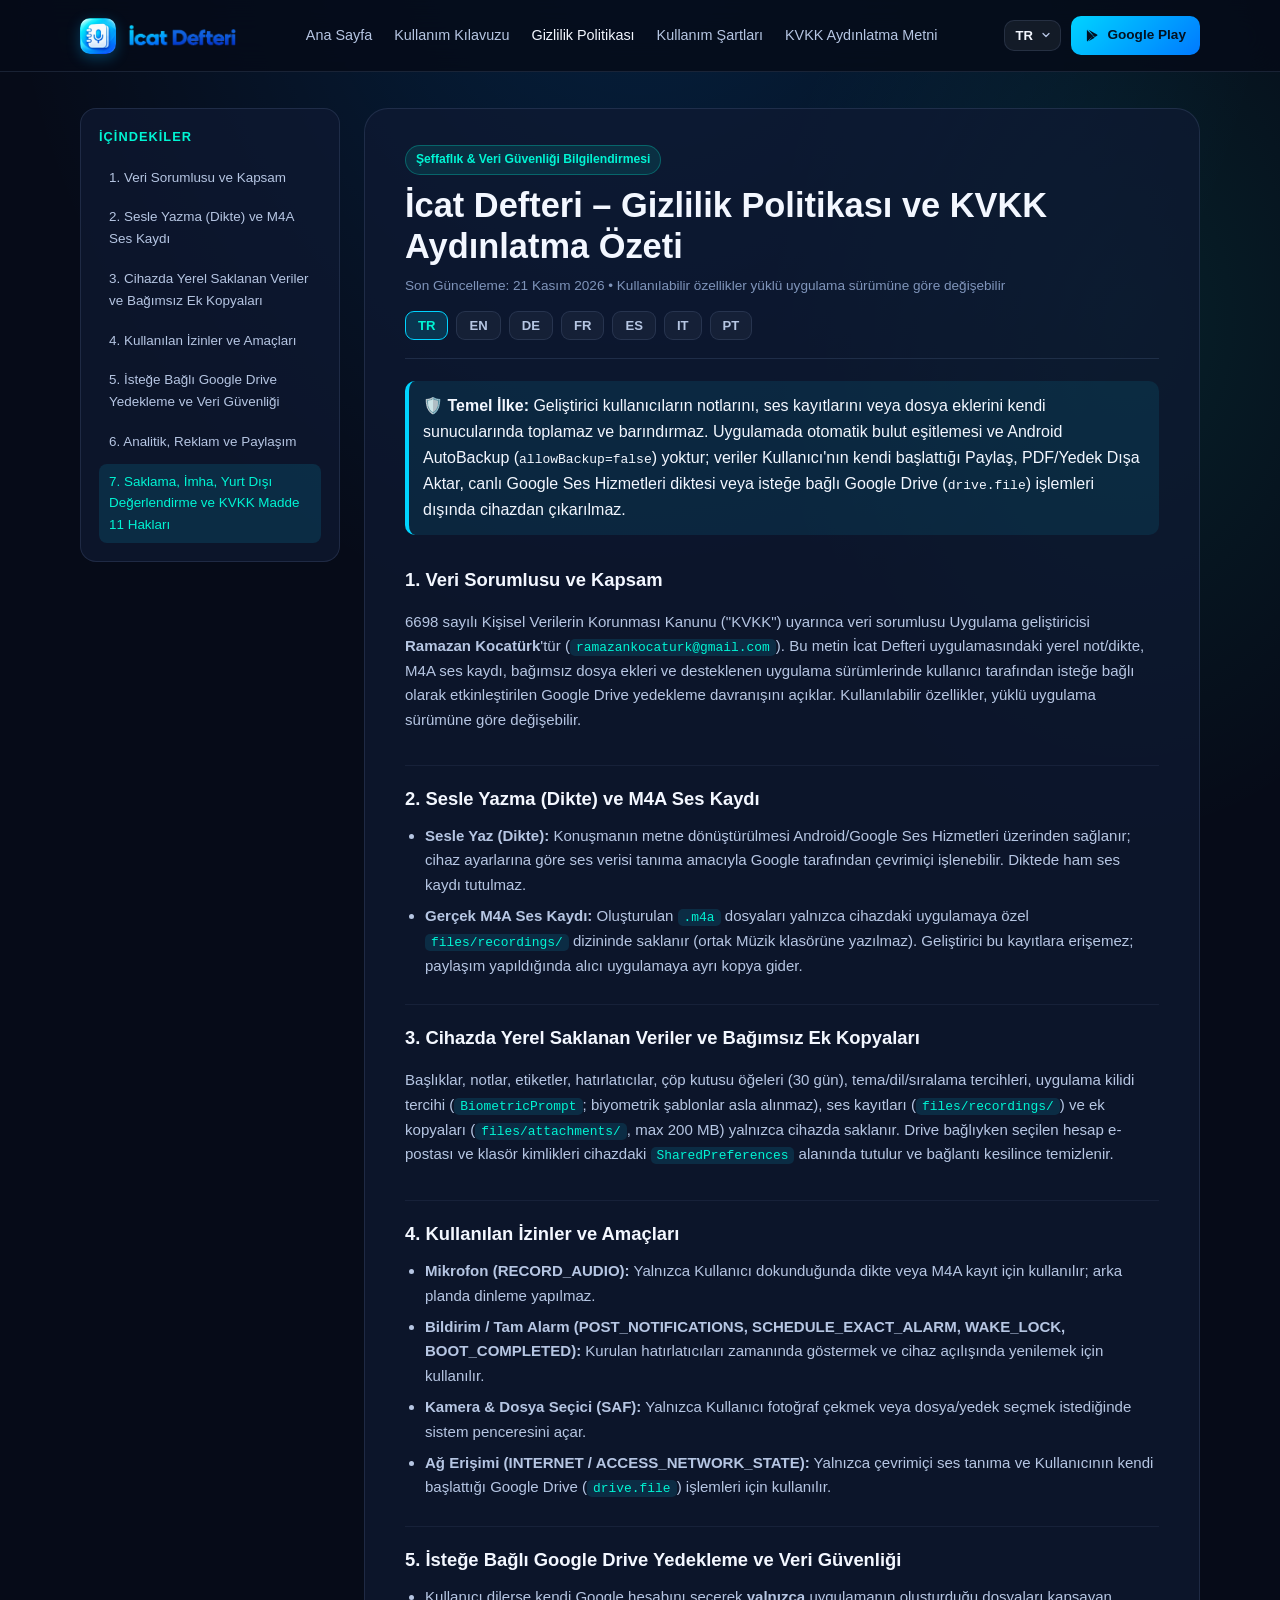
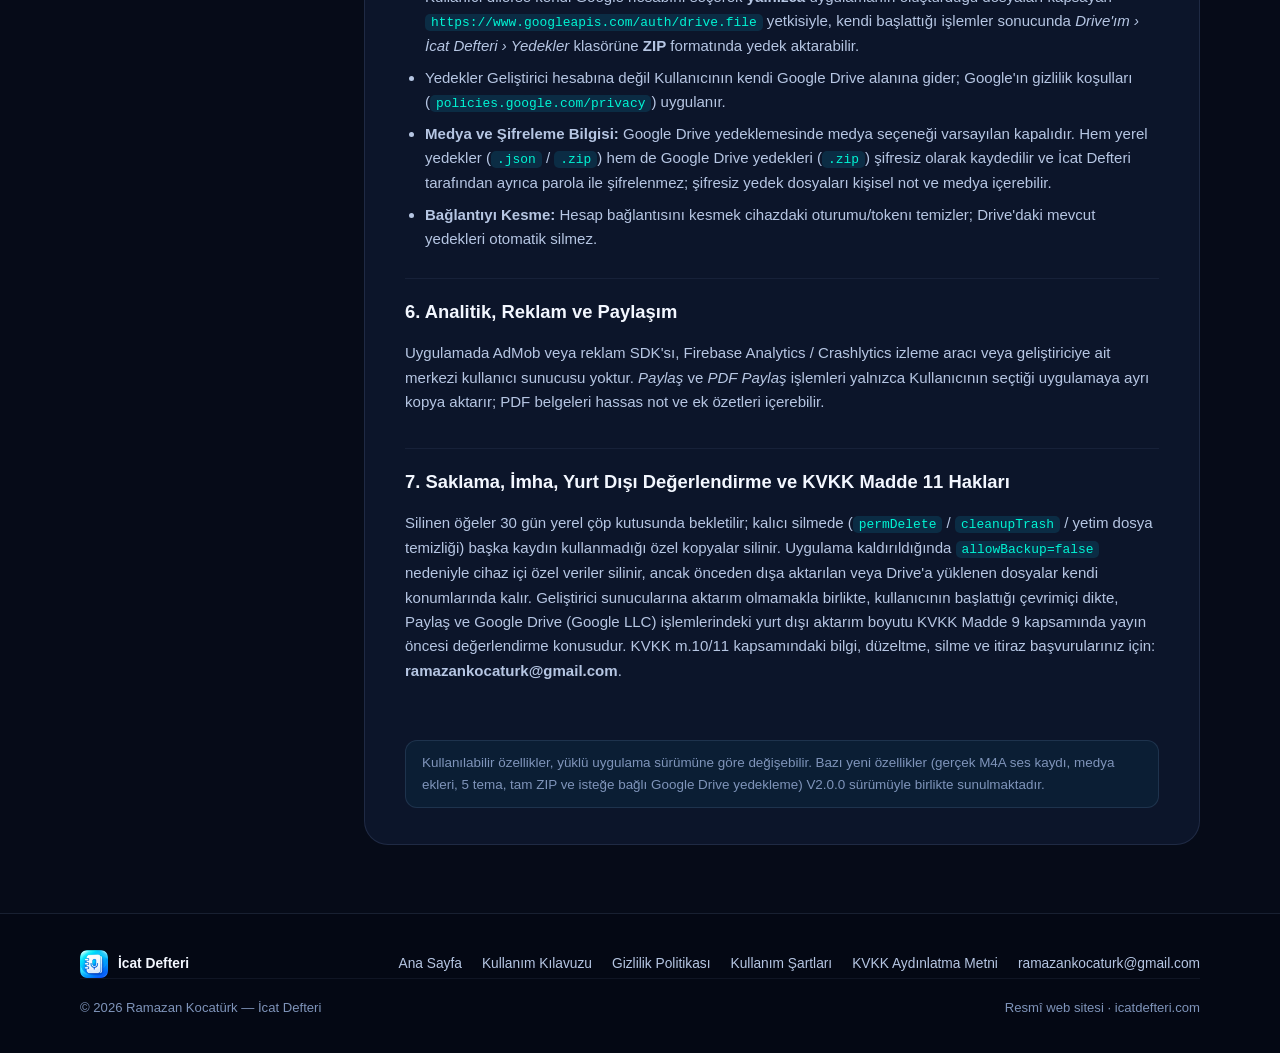
<file: privacy.html>
<!DOCTYPE html>
<html lang="tr">
<head>
  <meta charset="UTF-8">
  <meta name="viewport" content="width=device-width, initial-scale=1.0">
  <title>İcat Defteri — Gizlilik Politikası ve KVKK Aydınlatma Özeti</title>
  <meta name="description" content="İcat Defteri gizlilik politikası: yerel öncelikli veri saklama, izinler, şifresiz JSON/ZIP yerel ve isteğe bağlı Google Drive yedekleme şeffaflığı.">
  <meta name="theme-color" content="#060b18">
  <link rel="canonical" href="https://icatdefteri.com/privacy.html">
  <link rel="icon" type="image/png" href="assets/Icat_Defteri_Play-Store_Icon_512.png">
  <meta property="og:type" content="article">
  <meta property="og:site_name" content="İcat Defteri">
  <meta property="og:title" content="İcat Defteri — Gizlilik Politikası ve KVKK Aydınlatma Özeti">
  <meta property="og:description" content="İcat Defteri gizlilik politikası: yerel öncelikli veri saklama, izinler, şifresiz JSON/ZIP yerel ve isteğe bağlı Google Drive yedekleme şeffaflığı.">
  <meta property="og:url" content="https://icatdefteri.com/privacy.html">
  <link rel="stylesheet" href="styles.css">
</head>
<body data-page="privacy">
  <a class="skip-link" href="#main-content" data-i18n="skip_main">Ana içeriğe geç</a>

  <header class="site-header">
    <div class="container header-inner">
      <a class="brand-link" href="index.html" aria-label="İcat Defteri Ana Sayfa">
        <img class="brand-icon" src="assets/icon-192.webp" alt="İcat Defteri simgesi" width="36" height="36">
        <img class="brand-wordmark" src="assets/wordmark.webp" alt="İcat Defteri" width="113" height="24">
      </a>

      <nav class="nav-desktop" aria-label="Ana menü">
        <a href="index.html" data-i18n="nav_home">Ana Sayfa</a>
        <a href="guide.html" data-i18n="nav_guide">Kullanım Kılavuzu</a>
        <a href="privacy.html" data-i18n="priv_link_policy" aria-current="page">Gizlilik Politikası</a>
        <a href="terms.html" data-i18n="priv_link_terms">Kullanım Şartları</a>
        <a href="kvkk.html" data-i18n="priv_link_kvkk">KVKK Aydınlatma Metni</a>
      </nav>

      <div class="header-actions">
        <select id="site-lang-select" class="lang-select" aria-label="Site dilini seçin" data-i18n-aria="lang_aria">
          <option value="tr">TR</option>
          <option value="en">EN</option>
          <option value="de">DE</option>
          <option value="fr">FR</option>
          <option value="es">ES</option>
          <option value="it">IT</option>
          <option value="pt">PT</option>
        </select>

        <a class="btn-header-cta" href="https://play.google.com/store/apps/details?id=com.rkocaturk.icatdefteri" target="_blank" rel="noopener noreferrer">
          <svg width="15" height="15" viewBox="0 0 24 24" fill="currentColor" aria-hidden="true"><path d="M3.6 2.4c-.3.3-.6.9-.6 1.6v16c0 .7.3 1.3.6 1.6l.1.1 9-9v-.2l-9-9-.1-.1zm12 12.1l-3-3v-.2l3-3 .1.1 3.5 2c1 .6 1 1.5 0 2.1l-3.5 2-.1 0zm-9.9 6.8l9.8-5.6-2.9-2.9-6.9 8.5zm9.8-13L5.7 2.7l6.9 8.5 2.9-2.9z"/></svg>
          <span data-i18n="nav_cta">Google Play</span>
        </a>

        <button id="mobile-menu-toggle" class="mobile-toggle" type="button" aria-expanded="false" aria-controls="mobile-drawer" aria-label="Menüyü aç veya kapat" data-i18n-aria="menu_aria">
          <svg width="20" height="20" viewBox="0 0 24 24" fill="none" stroke="currentColor" stroke-width="2.2" stroke-linecap="round" aria-hidden="true"><line x1="3" y1="6" x2="21" y2="6"/><line x1="3" y1="12" x2="21" y2="12"/><line x1="3" y1="18" x2="21" y2="18"/></svg>
        </button>
      </div>
    </div>
  </header>

  <nav id="mobile-drawer" class="mobile-drawer" aria-label="Mobil menü">
    <a href="index.html" data-i18n="nav_home">Ana Sayfa</a>
    <a href="guide.html" data-i18n="nav_guide">Kullanım Kılavuzu</a>
    <a href="privacy.html" data-i18n="priv_link_policy" aria-current="page">Gizlilik Politikası</a>
    <a href="terms.html" data-i18n="priv_link_terms">Kullanım Şartları</a>
    <a href="kvkk.html" data-i18n="priv_link_kvkk">KVKK Aydınlatma Metni</a>
    <a class="btn-primary" href="https://play.google.com/store/apps/details?id=com.rkocaturk.icatdefteri" target="_blank" rel="noopener noreferrer" data-i18n="hero_cta_play">Google Play'de İndir</a>
  </nav>

  <main id="main-content" class="doc-page-main">
    <div class="container">
      <div class="mobile-toc-wrap">
        <button id="mobile-toc-btn" class="mobile-toc-btn" type="button" aria-expanded="false" aria-controls="mobile-toc-panel">
          <span data-i18n="doc_toc_mobile">Bölümlere Hızlı Geçiş</span>
          <span aria-hidden="true">▾</span>
        </button>
        <div id="mobile-toc-panel" class="mobile-toc-panel">
          <ul id="mobile-toc-list" class="toc-list">
              <li><a href="#sec-1">1. Veri Sorumlusu ve Kapsam</a></li>
              <li><a href="#sec-2">2. Sesle Yazma (Dikte) ve M4A Ses Kaydı</a></li>
              <li><a href="#sec-3">3. Cihazda Yerel Saklanan Veriler ve Bağımsız Ek Kopyaları</a></li>
              <li><a href="#sec-4">4. Kullanılan İzinler ve Amaçları</a></li>
              <li><a href="#sec-5">5. İsteğe Bağlı Google Drive Yedekleme ve Veri Güvenliği</a></li>
              <li><a href="#sec-6">6. Analitik, Reklam ve Paylaşım</a></li>
              <li><a href="#sec-7">7. Saklama, İmha, Yurt Dışı Değerlendirme ve KVKK Madde 11 Hakları</a></li>
          </ul>
        </div>
      </div>

      <div class="doc-layout">
        <aside class="doc-sidebar" aria-label="İçindekiler">
          <h2 data-i18n="doc_toc">İçindekiler</h2>
          <ul id="desktop-toc-list" class="toc-list">
              <li><a href="#sec-1">1. Veri Sorumlusu ve Kapsam</a></li>
              <li><a href="#sec-2">2. Sesle Yazma (Dikte) ve M4A Ses Kaydı</a></li>
              <li><a href="#sec-3">3. Cihazda Yerel Saklanan Veriler ve Bağımsız Ek Kopyaları</a></li>
              <li><a href="#sec-4">4. Kullanılan İzinler ve Amaçları</a></li>
              <li><a href="#sec-5">5. İsteğe Bağlı Google Drive Yedekleme ve Veri Güvenliği</a></li>
              <li><a href="#sec-6">6. Analitik, Reklam ve Paylaşım</a></li>
              <li><a href="#sec-7">7. Saklama, İmha, Yurt Dışı Değerlendirme ve KVKK Madde 11 Hakları</a></li>
          </ul>
        </aside>

        <article class="doc-article">
          <header class="doc-header">
            <span id="doc-badge" class="doc-badge">Şeffaflık &amp; Veri Güvenliği Bilgilendirmesi</span>
            <h1 id="doc-heading">İcat Defteri – Gizlilik Politikası ve KVKK Aydınlatma Özeti</h1>
            <div id="doc-meta" class="doc-meta">Son Güncelleme: 21 Kasım 2026 • Kullanılabilir özellikler yüklü uygulama sürümüne göre değişebilir</div>
            <div class="guide-lang-bar" role="group" aria-label="Doküman dili">
              <button type="button" class="guide-lang-btn active" data-doc-lang="tr">TR</button>
              <button type="button" class="guide-lang-btn" data-doc-lang="en">EN</button>
              <button type="button" class="guide-lang-btn" data-doc-lang="de">DE</button>
              <button type="button" class="guide-lang-btn" data-doc-lang="fr">FR</button>
              <button type="button" class="guide-lang-btn" data-doc-lang="es">ES</button>
              <button type="button" class="guide-lang-btn" data-doc-lang="it">IT</button>
              <button type="button" class="guide-lang-btn" data-doc-lang="pt">PT</button>
            </div>
          </header>

          <div id="doc-highlight-host"><div class="highlight-box">🛡️ <strong>Temel İlke:</strong> Geliştirici kullanıcıların notlarını, ses kayıtlarını veya dosya eklerini kendi sunucularında toplamaz ve barındırmaz. Uygulamada otomatik bulut eşitlemesi ve Android AutoBackup (<code>allowBackup=false</code>) yoktur; veriler Kullanıcı'nın kendi başlattığı Paylaş, PDF/Yedek Dışa Aktar, canlı Google Ses Hizmetleri diktesi veya isteğe bağlı Google Drive (<code>drive.file</code>) işlemleri dışında cihazdan çıkarılmaz.</div></div>

          <div id="doc-sections-host">
          <section id="sec-1" class="doc-section">
            <h2>1. Veri Sorumlusu ve Kapsam</h2>
            <div class="doc-prose"><p>6698 sayılı Kişisel Verilerin Korunması Kanunu ("KVKK") uyarınca veri sorumlusu Uygulama geliştiricisi <strong>Ramazan Kocatürk</strong>'tür (<code>ramazankocaturk@gmail.com</code>). Bu metin İcat Defteri uygulamasındaki yerel not/dikte, M4A ses kaydı, bağımsız dosya ekleri ve desteklenen uygulama sürümlerinde kullanıcı tarafından isteğe bağlı olarak etkinleştirilen Google Drive yedekleme davranışını açıklar. Kullanılabilir özellikler, yüklü uygulama sürümüne göre değişebilir.</p></div>
          </section>
          <section id="sec-2" class="doc-section">
            <h2>2. Sesle Yazma (Dikte) ve M4A Ses Kaydı</h2>
            <div class="doc-prose"><ul><li><strong>Sesle Yaz (Dikte):</strong> Konuşmanın metne dönüştürülmesi Android/Google Ses Hizmetleri üzerinden sağlanır; cihaz ayarlarına göre ses verisi tanıma amacıyla Google tarafından çevrimiçi işlenebilir. Diktede ham ses kaydı tutulmaz.</li><li><strong>Gerçek M4A Ses Kaydı:</strong> Oluşturulan <code>.m4a</code> dosyaları yalnızca cihazdaki uygulamaya özel <code>files/recordings/</code> dizininde saklanır (ortak Müzik klasörüne yazılmaz). Geliştirici bu kayıtlara erişemez; paylaşım yapıldığında alıcı uygulamaya ayrı kopya gider.</li></ul></div>
          </section>
          <section id="sec-3" class="doc-section">
            <h2>3. Cihazda Yerel Saklanan Veriler ve Bağımsız Ek Kopyaları</h2>
            <div class="doc-prose"><p>Başlıklar, notlar, etiketler, hatırlatıcılar, çöp kutusu öğeleri (30 gün), tema/dil/sıralama tercihleri, uygulama kilidi tercihi (<code>BiometricPrompt</code>; biyometrik şablonlar asla alınmaz), ses kayıtları (<code>files/recordings/</code>) ve ek kopyaları (<code>files/attachments/</code>, max 200 MB) yalnızca cihazda saklanır. Drive bağlıyken seçilen hesap e-postası ve klasör kimlikleri cihazdaki <code>SharedPreferences</code> alanında tutulur ve bağlantı kesilince temizlenir.</p></div>
          </section>
          <section id="sec-4" class="doc-section">
            <h2>4. Kullanılan İzinler ve Amaçları</h2>
            <div class="doc-prose"><ul><li><strong>Mikrofon (RECORD_AUDIO):</strong> Yalnızca Kullanıcı dokunduğunda dikte veya M4A kayıt için kullanılır; arka planda dinleme yapılmaz.</li><li><strong>Bildirim / Tam Alarm (POST_NOTIFICATIONS, SCHEDULE_EXACT_ALARM, WAKE_LOCK, BOOT_COMPLETED):</strong> Kurulan hatırlatıcıları zamanında göstermek ve cihaz açılışında yenilemek için kullanılır.</li><li><strong>Kamera & Dosya Seçici (SAF):</strong> Yalnızca Kullanıcı fotoğraf çekmek veya dosya/yedek seçmek istediğinde sistem penceresini açar.</li><li><strong>Ağ Erişimi (INTERNET / ACCESS_NETWORK_STATE):</strong> Yalnızca çevrimiçi ses tanıma ve Kullanıcının kendi başlattığı Google Drive (<code>drive.file</code>) işlemleri için kullanılır.</li></ul></div>
          </section>
          <section id="sec-5" class="doc-section">
            <h2>5. İsteğe Bağlı Google Drive Yedekleme ve Veri Güvenliği</h2>
            <div class="doc-prose"><ul><li>Kullanıcı dilerse kendi Google hesabını seçerek <strong>yalnızca</strong> uygulamanın oluşturduğu dosyaları kapsayan <code>https://www.googleapis.com/auth/drive.file</code> yetkisiyle, kendi başlattığı işlemler sonucunda <em>Drive'ım › İcat Defteri › Yedekler</em> klasörüne <strong>ZIP</strong> formatında yedek aktarabilir.</li><li>Yedekler Geliştirici hesabına değil Kullanıcının kendi Google Drive alanına gider; Google'ın gizlilik koşulları (<code>policies.google.com/privacy</code>) uygulanır.</li><li><strong>Medya ve Şifreleme Bilgisi:</strong> Google Drive yedeklemesinde medya seçeneği varsayılan kapalıdır. Hem yerel yedekler (<code>.json</code> / <code>.zip</code>) hem de Google Drive yedekleri (<code>.zip</code>) şifresiz olarak kaydedilir ve İcat Defteri tarafından ayrıca parola ile şifrelenmez; şifresiz yedek dosyaları kişisel not ve medya içerebilir.</li><li><strong>Bağlantıyı Kesme:</strong> Hesap bağlantısını kesmek cihazdaki oturumu/tokenı temizler; Drive'daki mevcut yedekleri otomatik silmez.</li></ul></div>
          </section>
          <section id="sec-6" class="doc-section">
            <h2>6. Analitik, Reklam ve Paylaşım</h2>
            <div class="doc-prose"><p>Uygulamada AdMob veya reklam SDK'sı, Firebase Analytics / Crashlytics izleme aracı veya geliştiriciye ait merkezi kullanıcı sunucusu yoktur. <em>Paylaş</em> ve <em>PDF Paylaş</em> işlemleri yalnızca Kullanıcının seçtiği uygulamaya ayrı kopya aktarır; PDF belgeleri hassas not ve ek özetleri içerebilir.</p></div>
          </section>
          <section id="sec-7" class="doc-section">
            <h2>7. Saklama, İmha, Yurt Dışı Değerlendirme ve KVKK Madde 11 Hakları</h2>
            <div class="doc-prose"><p>Silinen öğeler 30 gün yerel çöp kutusunda bekletilir; kalıcı silmede (<code>permDelete</code> / <code>cleanupTrash</code> / yetim dosya temizliği) başka kaydın kullanmadığı özel kopyalar silinir. Uygulama kaldırıldığında <code>allowBackup=false</code> nedeniyle cihaz içi özel veriler silinir, ancak önceden dışa aktarılan veya Drive'a yüklenen dosyalar kendi konumlarında kalır. Geliştirici sunucularına aktarım olmamakla birlikte, kullanıcının başlattığı çevrimiçi dikte, Paylaş ve Google Drive (Google LLC) işlemlerindeki yurt dışı aktarım boyutu KVKK Madde 9 kapsamında yayın öncesi değerlendirme konusudur. KVKK m.10/11 kapsamındaki bilgi, düzeltme, silme ve itiraz başvurularınız için: <strong>ramazankocaturk@gmail.com</strong>.</p></div>
          </section>
          </div>

          <div class="version-note" style="margin-top:24px;text-align:left;" data-i18n="version_note">
            Kullanılabilir özellikler, yüklü uygulama sürümüne göre değişebilir. Bazı yeni özellikler (gerçek M4A ses kaydı, medya ekleri, 5 tema, tam ZIP ve isteğe bağlı Google Drive yedekleme) V2.0.0 sürümüyle birlikte sunulmaktadır.
          </div>
        </article>
      </div>
    </div>
  </main>

  <footer class="site-footer">
    <div class="container">
      <div class="footer-grid">
        <div class="footer-brand">
          <img src="assets/icon-192.webp" alt="" width="28" height="28" loading="lazy">
          <span>İcat Defteri</span>
        </div>

        <nav class="footer-links" aria-label="Alt bilgi bağlantıları">
          <a href="index.html" data-i18n="nav_home">Ana Sayfa</a>
          <a href="guide.html" data-i18n="nav_guide">Kullanım Kılavuzu</a>
          <a href="privacy.html" data-i18n="priv_link_policy">Gizlilik Politikası</a>
          <a href="terms.html" data-i18n="priv_link_terms">Kullanım Şartları</a>
          <a href="kvkk.html" data-i18n="priv_link_kvkk">KVKK Aydınlatma Metni</a>
          <a href="mailto:ramazankocaturk@gmail.com">ramazankocaturk@gmail.com</a>
        </nav>
      </div>

      <div class="footer-bottom">
        <span data-i18n="footer_copy">© 2026 Ramazan Kocatürk — İcat Defteri</span>
        <span data-i18n="footer_note">Resmî web sitesi · icatdefteri.com</span>
      </div>
    </div>
  </footer>

  <script src="i18n.js"></script>
  <script src="docs-data.js"></script>
  <script src="site.js"></script>
</body>
</html>
</file>
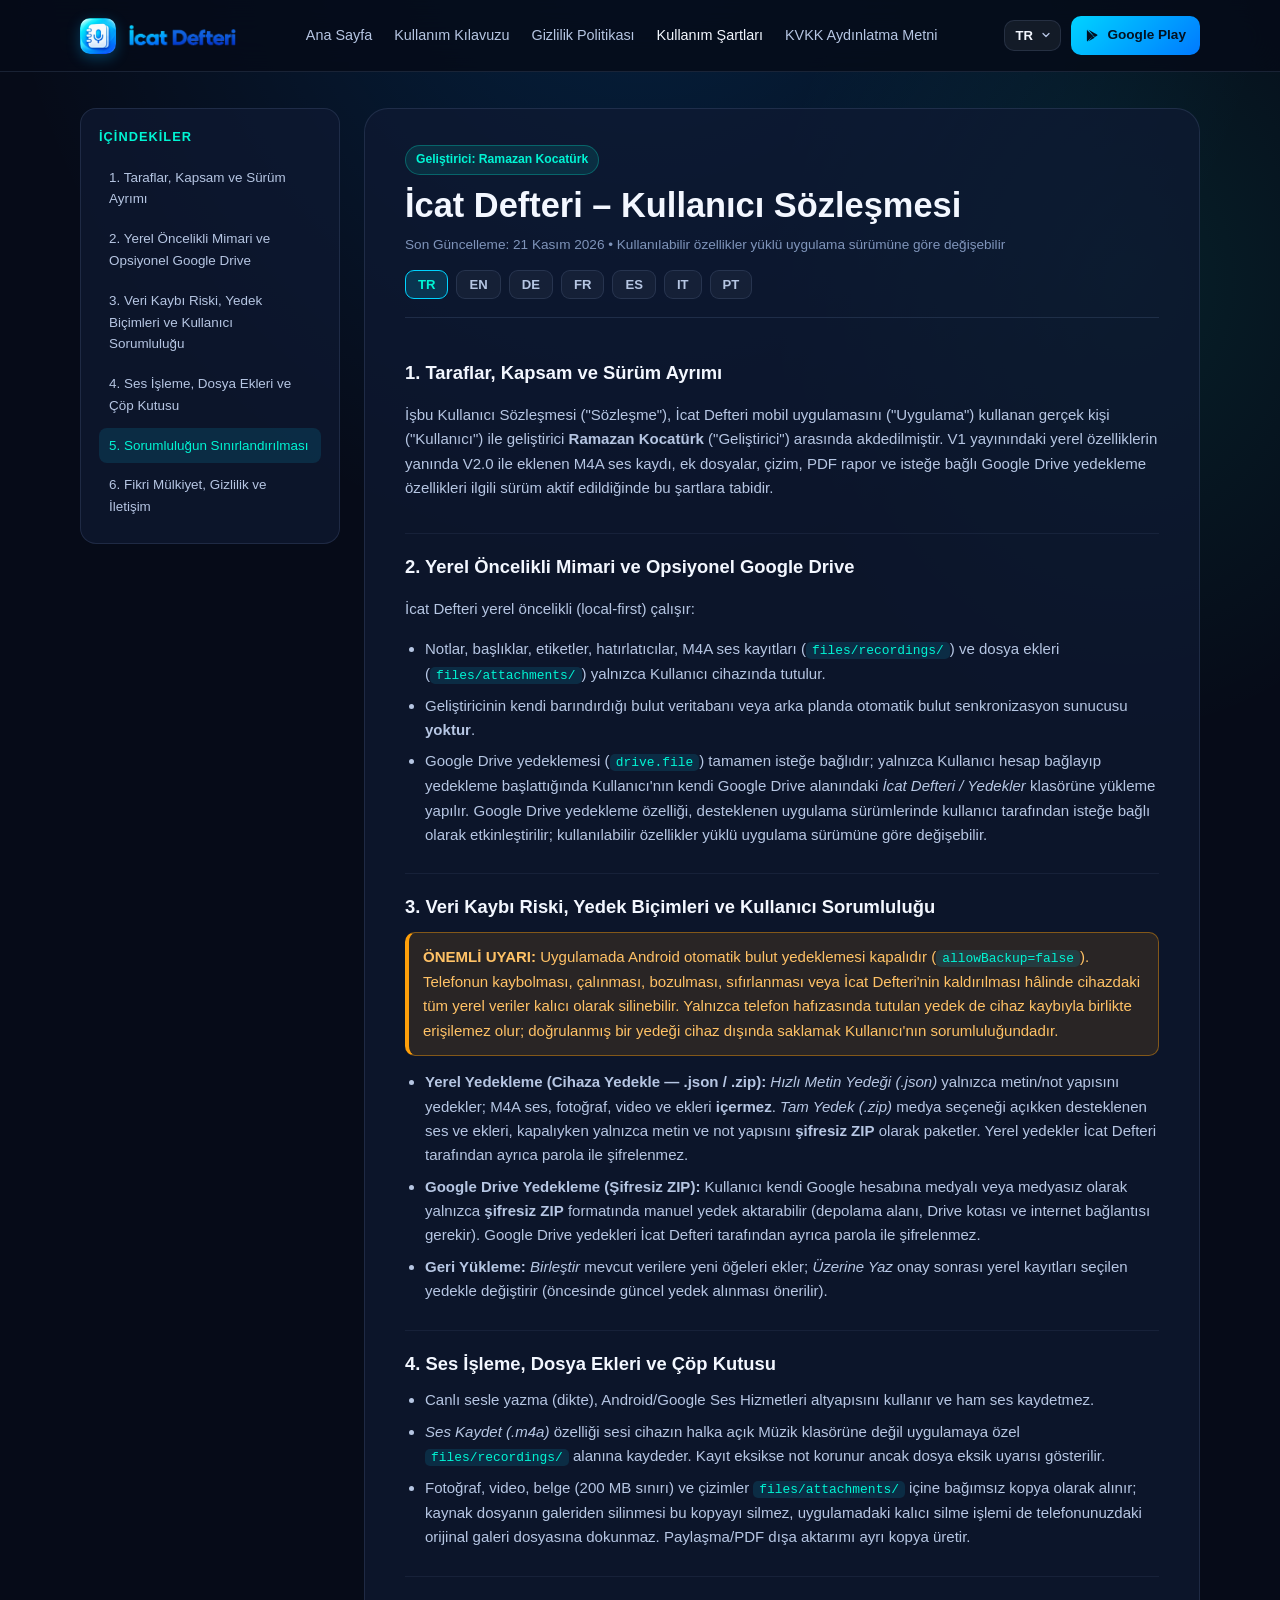
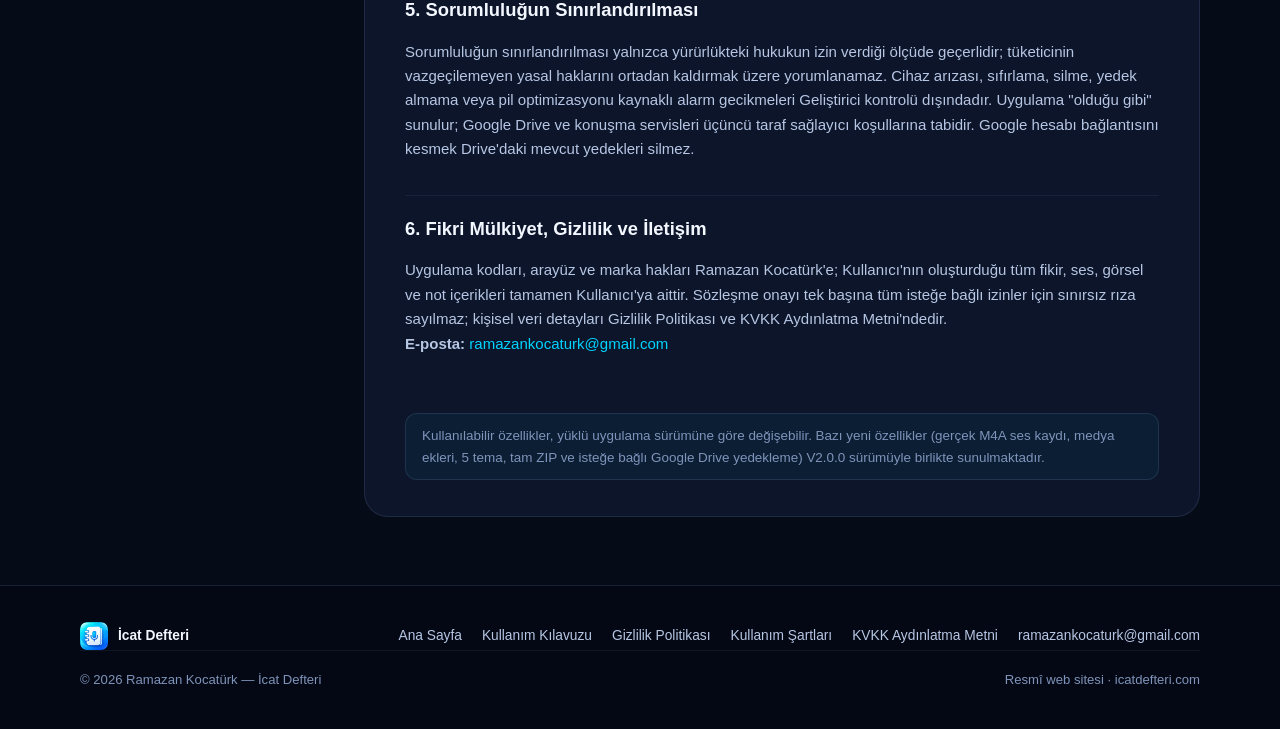
<file: terms.html>
<!DOCTYPE html>
<html lang="tr">
<head>
  <meta charset="UTF-8">
  <meta name="viewport" content="width=device-width, initial-scale=1.0">
  <title>İcat Defteri — Kullanıcı Sözleşmesi ve Kullanım Şartları</title>
  <meta name="description" content="İcat Defteri kullanıcı sözleşmesi: yerel öncelikli mimari, JSON/ZIP yedekleme sorumluluğu, fikri mülkiyet ve kullanım şartları.">
  <meta name="theme-color" content="#060b18">
  <link rel="canonical" href="https://icatdefteri.com/terms.html">
  <link rel="icon" type="image/png" href="assets/Icat_Defteri_Play-Store_Icon_512.png">
  <meta property="og:type" content="article">
  <meta property="og:site_name" content="İcat Defteri">
  <meta property="og:title" content="İcat Defteri — Kullanıcı Sözleşmesi ve Kullanım Şartları">
  <meta property="og:description" content="İcat Defteri kullanıcı sözleşmesi: yerel öncelikli mimari, JSON/ZIP yedekleme sorumluluğu, fikri mülkiyet ve kullanım şartları.">
  <meta property="og:url" content="https://icatdefteri.com/terms.html">
  <link rel="stylesheet" href="styles.css">
</head>
<body data-page="terms">
  <a class="skip-link" href="#main-content" data-i18n="skip_main">Ana içeriğe geç</a>

  <header class="site-header">
    <div class="container header-inner">
      <a class="brand-link" href="index.html" aria-label="İcat Defteri Ana Sayfa">
        <img class="brand-icon" src="assets/icon-192.webp" alt="İcat Defteri simgesi" width="36" height="36">
        <img class="brand-wordmark" src="assets/wordmark.webp" alt="İcat Defteri" width="113" height="24">
      </a>

      <nav class="nav-desktop" aria-label="Ana menü">
        <a href="index.html" data-i18n="nav_home">Ana Sayfa</a>
        <a href="guide.html" data-i18n="nav_guide">Kullanım Kılavuzu</a>
        <a href="privacy.html" data-i18n="priv_link_policy">Gizlilik Politikası</a>
        <a href="terms.html" data-i18n="priv_link_terms" aria-current="page">Kullanım Şartları</a>
        <a href="kvkk.html" data-i18n="priv_link_kvkk">KVKK Aydınlatma Metni</a>
      </nav>

      <div class="header-actions">
        <select id="site-lang-select" class="lang-select" aria-label="Site dilini seçin" data-i18n-aria="lang_aria">
          <option value="tr">TR</option>
          <option value="en">EN</option>
          <option value="de">DE</option>
          <option value="fr">FR</option>
          <option value="es">ES</option>
          <option value="it">IT</option>
          <option value="pt">PT</option>
        </select>

        <a class="btn-header-cta" href="https://play.google.com/store/apps/details?id=com.rkocaturk.icatdefteri" target="_blank" rel="noopener noreferrer">
          <svg width="15" height="15" viewBox="0 0 24 24" fill="currentColor" aria-hidden="true"><path d="M3.6 2.4c-.3.3-.6.9-.6 1.6v16c0 .7.3 1.3.6 1.6l.1.1 9-9v-.2l-9-9-.1-.1zm12 12.1l-3-3v-.2l3-3 .1.1 3.5 2c1 .6 1 1.5 0 2.1l-3.5 2-.1 0zm-9.9 6.8l9.8-5.6-2.9-2.9-6.9 8.5zm9.8-13L5.7 2.7l6.9 8.5 2.9-2.9z"/></svg>
          <span data-i18n="nav_cta">Google Play</span>
        </a>

        <button id="mobile-menu-toggle" class="mobile-toggle" type="button" aria-expanded="false" aria-controls="mobile-drawer" aria-label="Menüyü aç veya kapat" data-i18n-aria="menu_aria">
          <svg width="20" height="20" viewBox="0 0 24 24" fill="none" stroke="currentColor" stroke-width="2.2" stroke-linecap="round" aria-hidden="true"><line x1="3" y1="6" x2="21" y2="6"/><line x1="3" y1="12" x2="21" y2="12"/><line x1="3" y1="18" x2="21" y2="18"/></svg>
        </button>
      </div>
    </div>
  </header>

  <nav id="mobile-drawer" class="mobile-drawer" aria-label="Mobil menü">
    <a href="index.html" data-i18n="nav_home">Ana Sayfa</a>
    <a href="guide.html" data-i18n="nav_guide">Kullanım Kılavuzu</a>
    <a href="privacy.html" data-i18n="priv_link_policy">Gizlilik Politikası</a>
    <a href="terms.html" data-i18n="priv_link_terms" aria-current="page">Kullanım Şartları</a>
    <a href="kvkk.html" data-i18n="priv_link_kvkk">KVKK Aydınlatma Metni</a>
    <a class="btn-primary" href="https://play.google.com/store/apps/details?id=com.rkocaturk.icatdefteri" target="_blank" rel="noopener noreferrer" data-i18n="hero_cta_play">Google Play'de İndir</a>
  </nav>

  <main id="main-content" class="doc-page-main">
    <div class="container">
      <div class="mobile-toc-wrap">
        <button id="mobile-toc-btn" class="mobile-toc-btn" type="button" aria-expanded="false" aria-controls="mobile-toc-panel">
          <span data-i18n="doc_toc_mobile">Bölümlere Hızlı Geçiş</span>
          <span aria-hidden="true">▾</span>
        </button>
        <div id="mobile-toc-panel" class="mobile-toc-panel">
          <ul id="mobile-toc-list" class="toc-list">
              <li><a href="#sec-1">1. Taraflar, Kapsam ve Sürüm Ayrımı</a></li>
              <li><a href="#sec-2">2. Yerel Öncelikli Mimari ve Opsiyonel Google Drive</a></li>
              <li><a href="#sec-3">3. Veri Kaybı Riski, Yedek Biçimleri ve Kullanıcı Sorumluluğu</a></li>
              <li><a href="#sec-4">4. Ses İşleme, Dosya Ekleri ve Çöp Kutusu</a></li>
              <li><a href="#sec-5">5. Sorumluluğun Sınırlandırılması</a></li>
              <li><a href="#sec-6">6. Fikri Mülkiyet, Gizlilik ve İletişim</a></li>
          </ul>
        </div>
      </div>

      <div class="doc-layout">
        <aside class="doc-sidebar" aria-label="İçindekiler">
          <h2 data-i18n="doc_toc">İçindekiler</h2>
          <ul id="desktop-toc-list" class="toc-list">
              <li><a href="#sec-1">1. Taraflar, Kapsam ve Sürüm Ayrımı</a></li>
              <li><a href="#sec-2">2. Yerel Öncelikli Mimari ve Opsiyonel Google Drive</a></li>
              <li><a href="#sec-3">3. Veri Kaybı Riski, Yedek Biçimleri ve Kullanıcı Sorumluluğu</a></li>
              <li><a href="#sec-4">4. Ses İşleme, Dosya Ekleri ve Çöp Kutusu</a></li>
              <li><a href="#sec-5">5. Sorumluluğun Sınırlandırılması</a></li>
              <li><a href="#sec-6">6. Fikri Mülkiyet, Gizlilik ve İletişim</a></li>
          </ul>
        </aside>

        <article class="doc-article">
          <header class="doc-header">
            <span id="doc-badge" class="doc-badge">Geliştirici: Ramazan Kocatürk</span>
            <h1 id="doc-heading">İcat Defteri – Kullanıcı Sözleşmesi</h1>
            <div id="doc-meta" class="doc-meta">Son Güncelleme: 21 Kasım 2026 • Kullanılabilir özellikler yüklü uygulama sürümüne göre değişebilir</div>
            <div class="guide-lang-bar" role="group" aria-label="Doküman dili">
              <button type="button" class="guide-lang-btn active" data-doc-lang="tr">TR</button>
              <button type="button" class="guide-lang-btn" data-doc-lang="en">EN</button>
              <button type="button" class="guide-lang-btn" data-doc-lang="de">DE</button>
              <button type="button" class="guide-lang-btn" data-doc-lang="fr">FR</button>
              <button type="button" class="guide-lang-btn" data-doc-lang="es">ES</button>
              <button type="button" class="guide-lang-btn" data-doc-lang="it">IT</button>
              <button type="button" class="guide-lang-btn" data-doc-lang="pt">PT</button>
            </div>
          </header>

          <div id="doc-highlight-host"></div>

          <div id="doc-sections-host">
          <section id="sec-1" class="doc-section">
            <h2>1. Taraflar, Kapsam ve Sürüm Ayrımı</h2>
            <div class="doc-prose"><p>İşbu Kullanıcı Sözleşmesi ("Sözleşme"), İcat Defteri mobil uygulamasını ("Uygulama") kullanan gerçek kişi ("Kullanıcı") ile geliştirici <strong>Ramazan Kocatürk</strong> ("Geliştirici") arasında akdedilmiştir. V1 yayınındaki yerel özelliklerin yanında V2.0 ile eklenen M4A ses kaydı, ek dosyalar, çizim, PDF rapor ve isteğe bağlı Google Drive yedekleme özellikleri ilgili sürüm aktif edildiğinde bu şartlara tabidir.</p></div>
          </section>
          <section id="sec-2" class="doc-section">
            <h2>2. Yerel Öncelikli Mimari ve Opsiyonel Google Drive</h2>
            <div class="doc-prose"><p>İcat Defteri yerel öncelikli (local-first) çalışır:</p><ul><li>Notlar, başlıklar, etiketler, hatırlatıcılar, M4A ses kayıtları (<code>files/recordings/</code>) ve dosya ekleri (<code>files/attachments/</code>) yalnızca Kullanıcı cihazında tutulur.</li><li>Geliştiricinin kendi barındırdığı bulut veritabanı veya arka planda otomatik bulut senkronizasyon sunucusu <strong>yoktur</strong>.</li><li>Google Drive yedeklemesi (<code>drive.file</code>) tamamen isteğe bağlıdır; yalnızca Kullanıcı hesap bağlayıp yedekleme başlattığında Kullanıcı'nın kendi Google Drive alanındaki <em>İcat Defteri / Yedekler</em> klasörüne yükleme yapılır. Google Drive yedekleme özelliği, desteklenen uygulama sürümlerinde kullanıcı tarafından isteğe bağlı olarak etkinleştirilir; kullanılabilir özellikler yüklü uygulama sürümüne göre değişebilir.</li></ul></div>
          </section>
          <section id="sec-3" class="doc-section">
            <h2>3. Veri Kaybı Riski, Yedek Biçimleri ve Kullanıcı Sorumluluğu</h2>
            <div class="doc-prose"><div class="warning-box"><strong>ÖNEMLİ UYARI:</strong> Uygulamada Android otomatik bulut yedeklemesi kapalıdır (<code>allowBackup=false</code>). Telefonun kaybolması, çalınması, bozulması, sıfırlanması veya İcat Defteri'nin kaldırılması hâlinde cihazdaki tüm yerel veriler kalıcı olarak silinebilir. Yalnızca telefon hafızasında tutulan yedek de cihaz kaybıyla birlikte erişilemez olur; doğrulanmış bir yedeği cihaz dışında saklamak Kullanıcı'nın sorumluluğundadır.</div><ul><li><strong>Yerel Yedekleme (Cihaza Yedekle — .json / .zip):</strong> <em>Hızlı Metin Yedeği (.json)</em> yalnızca metin/not yapısını yedekler; M4A ses, fotoğraf, video ve ekleri <strong>içermez</strong>. <em>Tam Yedek (.zip)</em> medya seçeneği açıkken desteklenen ses ve ekleri, kapalıyken yalnızca metin ve not yapısını <strong>şifresiz ZIP</strong> olarak paketler. Yerel yedekler İcat Defteri tarafından ayrıca parola ile şifrelenmez.</li><li><strong>Google Drive Yedekleme (Şifresiz ZIP):</strong> Kullanıcı kendi Google hesabına medyalı veya medyasız olarak yalnızca <strong>şifresiz ZIP</strong> formatında manuel yedek aktarabilir (depolama alanı, Drive kotası ve internet bağlantısı gerekir). Google Drive yedekleri İcat Defteri tarafından ayrıca parola ile şifrelenmez.</li><li><strong>Geri Yükleme:</strong> <em>Birleştir</em> mevcut verilere yeni öğeleri ekler; <em>Üzerine Yaz</em> onay sonrası yerel kayıtları seçilen yedekle değiştirir (öncesinde güncel yedek alınması önerilir).</li></ul></div>
          </section>
          <section id="sec-4" class="doc-section">
            <h2>4. Ses İşleme, Dosya Ekleri ve Çöp Kutusu</h2>
            <div class="doc-prose"><ul><li>Canlı sesle yazma (dikte), Android/Google Ses Hizmetleri altyapısını kullanır ve ham ses kaydetmez.</li><li><em>Ses Kaydet (.m4a)</em> özelliği sesi cihazın halka açık Müzik klasörüne değil uygulamaya özel <code>files/recordings/</code> alanına kaydeder. Kayıt eksikse not korunur ancak dosya eksik uyarısı gösterilir.</li><li>Fotoğraf, video, belge (200 MB sınırı) ve çizimler <code>files/attachments/</code> içine bağımsız kopya olarak alınır; kaynak dosyanın galeriden silinmesi bu kopyayı silmez, uygulamadaki kalıcı silme işlemi de telefonunuzdaki orijinal galeri dosyasına dokunmaz. Paylaşma/PDF dışa aktarımı ayrı kopya üretir.</li></ul></div>
          </section>
          <section id="sec-5" class="doc-section">
            <h2>5. Sorumluluğun Sınırlandırılması</h2>
            <div class="doc-prose"><p>Sorumluluğun sınırlandırılması yalnızca yürürlükteki hukukun izin verdiği ölçüde geçerlidir; tüketicinin vazgeçilemeyen yasal haklarını ortadan kaldırmak üzere yorumlanamaz. Cihaz arızası, sıfırlama, silme, yedek almama veya pil optimizasyonu kaynaklı alarm gecikmeleri Geliştirici kontrolü dışındadır. Uygulama "olduğu gibi" sunulur; Google Drive ve konuşma servisleri üçüncü taraf sağlayıcı koşullarına tabidir. Google hesabı bağlantısını kesmek Drive'daki mevcut yedekleri silmez.</p></div>
          </section>
          <section id="sec-6" class="doc-section">
            <h2>6. Fikri Mülkiyet, Gizlilik ve İletişim</h2>
            <div class="doc-prose"><p>Uygulama kodları, arayüz ve marka hakları Ramazan Kocatürk'e; Kullanıcı'nın oluşturduğu tüm fikir, ses, görsel ve not içerikleri tamamen Kullanıcı'ya aittir. Sözleşme onayı tek başına tüm isteğe bağlı izinler için sınırsız rıza sayılmaz; kişisel veri detayları Gizlilik Politikası ve KVKK Aydınlatma Metni'ndedir.<br><strong>E-posta:</strong> <a href="mailto:ramazankocaturk@gmail.com" >ramazankocaturk@gmail.com</a></p></div>
          </section>
          </div>

          <div class="version-note" style="margin-top:24px;text-align:left;" data-i18n="version_note">
            Kullanılabilir özellikler, yüklü uygulama sürümüne göre değişebilir. Bazı yeni özellikler (gerçek M4A ses kaydı, medya ekleri, 5 tema, tam ZIP ve isteğe bağlı Google Drive yedekleme) V2.0.0 sürümüyle birlikte sunulmaktadır.
          </div>
        </article>
      </div>
    </div>
  </main>

  <footer class="site-footer">
    <div class="container">
      <div class="footer-grid">
        <div class="footer-brand">
          <img src="assets/icon-192.webp" alt="" width="28" height="28" loading="lazy">
          <span>İcat Defteri</span>
        </div>

        <nav class="footer-links" aria-label="Alt bilgi bağlantıları">
          <a href="index.html" data-i18n="nav_home">Ana Sayfa</a>
          <a href="guide.html" data-i18n="nav_guide">Kullanım Kılavuzu</a>
          <a href="privacy.html" data-i18n="priv_link_policy">Gizlilik Politikası</a>
          <a href="terms.html" data-i18n="priv_link_terms">Kullanım Şartları</a>
          <a href="kvkk.html" data-i18n="priv_link_kvkk">KVKK Aydınlatma Metni</a>
          <a href="mailto:ramazankocaturk@gmail.com">ramazankocaturk@gmail.com</a>
        </nav>
      </div>

      <div class="footer-bottom">
        <span data-i18n="footer_copy">© 2026 Ramazan Kocatürk — İcat Defteri</span>
        <span data-i18n="footer_note">Resmî web sitesi · icatdefteri.com</span>
      </div>
    </div>
  </footer>

  <script src="i18n.js"></script>
  <script src="docs-data.js"></script>
  <script src="site.js"></script>
</body>
</html>
</file>
<file: styles.css>
/* İcat Defteri — Professional Static Website Stylesheet (icatdefteri.com)
   Minimalist Dark Navy + Turquoise Corporate Design | Zero Frameworks | Mobile-First */

:root {
    --bg-base: #060b18;
    --bg-elevated: #0c1428;
    --bg-card: rgba(16, 26, 51, 0.72);
    --bg-card-solid: #101a33;
    --bg-subtle: rgba(255, 255, 255, 0.035);
    --border: rgba(148, 179, 224, 0.14);
    --border-accent: rgba(0, 212, 255, 0.34);
    --text-main: #f3f7ff;
    --text-secondary: #b6c6e3;
    --text-muted: #7f94ba;
    --brand-cyan: #00d4ff;
    --brand-teal: #00f5d4;
    --brand-blue: #007aff;
    --warn-bg: rgba(255, 159, 10, 0.12);
    --warn-border: rgba(255, 159, 10, 0.42);
    --warn-text: #ffc266;
    --radius-sm: 10px;
    --radius-md: 16px;
    --radius-lg: 24px;
    --shadow-soft: 0 18px 48px rgba(0, 0, 0, 0.38);
    --shadow-glow: 0 10px 32px rgba(0, 212, 255, 0.24);
    --max-w: 1160px;
    --header-h: 72px;
}

*, *::before, *::after { box-sizing: border-box; }
html { scroll-behavior: smooth; color-scheme: dark; }

body {
    margin: 0;
    font-family: -apple-system, BlinkMacSystemFont, "Segoe UI", Roboto, "Helvetica Neue", Arial, sans-serif;
    background: var(--bg-base);
    background-image:
        radial-gradient(ellipse 70% 42% at 50% -6%, rgba(0, 140, 255, 0.18), transparent 72%),
        radial-gradient(ellipse 40% 28% at 88% 12%, rgba(0, 245, 212, 0.09), transparent 70%);
    color: var(--text-main);
    line-height: 1.62;
    -webkit-font-smoothing: antialiased;
    overflow-x: hidden;
}

img { max-width: 100%; height: auto; display: block; }
a { color: var(--brand-cyan); text-decoration: none; transition: color 0.18s ease, opacity 0.18s ease; }
a:hover { color: var(--brand-teal); }

:focus-visible {
    outline: 2px solid var(--brand-teal);
    outline-offset: 3px;
    border-radius: 6px;
}

.skip-link {
    position: absolute;
    left: -9999px;
    top: 10px;
    background: var(--brand-cyan);
    color: #04101f;
    font-weight: 700;
    padding: 10px 16px;
    border-radius: 8px;
    z-index: 2000;
}
.skip-link:focus { left: 14px; }

.container {
    width: 100%;
    max-width: var(--max-w);
    margin: 0 auto;
    padding: 0 20px;
}

/* ==================== HEADER ==================== */
.site-header {
    position: sticky;
    top: 0;
    z-index: 1000;
    height: var(--header-h);
    background: rgba(6, 11, 24, 0.84);
    backdrop-filter: blur(16px);
    -webkit-backdrop-filter: blur(16px);
    border-bottom: 1px solid var(--border);
}

.header-inner {
    height: 100%;
    display: flex;
    align-items: center;
    justify-content: space-between;
    gap: 14px;
}

.brand-link {
    display: inline-flex;
    align-items: center;
    gap: 10px;
    flex-shrink: 0;
    color: var(--text-main);
}

.brand-icon {
    width: 36px;
    height: 36px;
    border-radius: 10px;
    box-shadow: 0 4px 14px rgba(0, 180, 255, 0.3);
}

.brand-wordmark {
    height: 24px;
    width: auto;
    object-fit: contain;
}

.nav-desktop {
    display: none;
    align-items: center;
    gap: 22px;
}

.nav-desktop a {
    color: var(--text-secondary);
    font-size: 0.9rem;
    font-weight: 500;
    white-space: nowrap;
}
.nav-desktop a:hover,
.nav-desktop a[aria-current="page"] {
    color: var(--text-main);
}

.header-actions {
    display: flex;
    align-items: center;
    gap: 10px;
}

.lang-select {
    appearance: none;
    background: rgba(255, 255, 255, 0.06);
    border: 1px solid var(--border);
    color: var(--text-main);
    font-size: 0.82rem;
    font-weight: 600;
    padding: 7px 26px 7px 10px;
    border-radius: 10px;
    cursor: pointer;
    background-image: url("data:image/svg+xml,%3Csvg xmlns='http://www.w3.org/2000/svg' width='12' height='12' viewBox='0 0 24 24' fill='none' stroke='%23b6c6e3' stroke-width='2.5' stroke-linecap='round' stroke-linejoin='round'%3E%3Cpolyline points='6 9 12 15 18 9'/%3E%3C/svg%3E");
    background-repeat: no-repeat;
    background-position: right 8px center;
}
.lang-select option {
    background: #0c1428;
    color: #f3f7ff;
}

.btn-header-cta {
    display: none;
    align-items: center;
    gap: 7px;
    padding: 8px 14px;
    border-radius: 10px;
    background: linear-gradient(135deg, var(--brand-cyan), var(--brand-blue));
    color: #031120;
    font-size: 0.85rem;
    font-weight: 700;
    white-space: nowrap;
}
.btn-header-cta:hover { color: #031120; filter: brightness(1.08); }

.mobile-toggle {
    display: inline-flex;
    align-items: center;
    justify-content: center;
    width: 40px;
    height: 40px;
    border-radius: 10px;
    border: 1px solid var(--border);
    background: rgba(255, 255, 255, 0.05);
    color: var(--text-main);
    cursor: pointer;
}

.mobile-drawer {
    display: none;
    position: fixed;
    top: var(--header-h);
    left: 0;
    right: 0;
    background: rgba(8, 14, 30, 0.98);
    backdrop-filter: blur(18px);
    border-bottom: 1px solid var(--border);
    padding: 16px 20px 22px;
    z-index: 999;
    flex-direction: column;
    gap: 6px;
    box-shadow: var(--shadow-soft);
}
.mobile-drawer.open { display: flex; }
.mobile-drawer a {
    padding: 11px 12px;
    border-radius: 10px;
    color: var(--text-secondary);
    font-weight: 600;
    font-size: 0.95rem;
}
.mobile-drawer a:hover,
.mobile-drawer a[aria-current="page"] {
    background: rgba(0, 212, 255, 0.1);
    color: var(--text-main);
}
.mobile-drawer .btn-primary {
    margin-top: 8px;
    justify-content: center;
}

/* ==================== BUTTONS ==================== */
.btn-primary,
.btn-secondary {
    display: inline-flex;
    align-items: center;
    justify-content: center;
    gap: 10px;
    padding: 13px 22px;
    border-radius: 14px;
    font-weight: 700;
    font-size: 0.95rem;
    transition: transform 0.18s ease, box-shadow 0.18s ease, background 0.18s ease, border-color 0.18s ease;
    cursor: pointer;
    border: 1px solid transparent;
}

.btn-primary {
    background: linear-gradient(135deg, var(--brand-teal), var(--brand-cyan) 48%, var(--brand-blue));
    color: #031222;
    box-shadow: var(--shadow-glow);
}
.btn-primary:hover {
    color: #031222;
    transform: translateY(-2px);
    box-shadow: 0 14px 36px rgba(0, 212, 255, 0.34);
}

.btn-secondary {
    background: rgba(255, 255, 255, 0.05);
    border-color: var(--border);
    color: var(--text-main);
}
.btn-secondary:hover {
    color: var(--brand-teal);
    border-color: var(--border-accent);
    background: rgba(0, 212, 255, 0.08);
    transform: translateY(-2px);
}

/* ==================== SECTION COMMON ==================== */
.section {
    padding: 68px 0;
}
.section-alt {
    background: linear-gradient(180deg, rgba(12, 20, 40, 0.55), rgba(6, 11, 24, 0.25));
    border-top: 1px solid rgba(148, 179, 224, 0.07);
    border-bottom: 1px solid rgba(148, 179, 224, 0.07);
}

.section-header {
    max-width: 720px;
    margin: 0 auto 40px;
    text-align: center;
}

.eyebrow {
    display: inline-flex;
    align-items: center;
    gap: 8px;
    font-size: 0.78rem;
    font-weight: 700;
    text-transform: uppercase;
    letter-spacing: 0.08em;
    color: var(--brand-teal);
    background: rgba(0, 245, 212, 0.09);
    border: 1px solid rgba(0, 245, 212, 0.24);
    padding: 6px 12px;
    border-radius: 999px;
    margin-bottom: 14px;
}

.section-title {
    margin: 0 0 12px;
    font-size: clamp(1.6rem, 3.2vw, 2.35rem);
    font-weight: 800;
    letter-spacing: -0.025em;
    line-height: 1.18;
}

.section-subtitle {
    margin: 0;
    color: var(--text-secondary);
    font-size: 1rem;
    line-height: 1.6;
}

/* ==================== HERO ==================== */
.hero {
    padding: 48px 0 64px;
}

.hero-grid {
    display: grid;
    grid-template-columns: 1fr;
    gap: 40px;
    align-items: center;
}

.hero-brand-pill {
    display: inline-flex;
    align-items: center;
    gap: 10px;
    padding: 6px 14px 6px 8px;
    border-radius: 999px;
    background: rgba(0, 212, 255, 0.09);
    border: 1px solid rgba(0, 212, 255, 0.28);
    margin-bottom: 18px;
    font-size: 0.82rem;
    font-weight: 600;
    color: var(--brand-cyan);
}
.hero-brand-pill img {
    width: 24px;
    height: 24px;
    border-radius: 6px;
}

.hero-title {
    margin: 0 0 10px;
    font-size: clamp(2.05rem, 5.4vw, 3.45rem);
    font-weight: 850;
    letter-spacing: -0.03em;
    line-height: 1.09;
}

.hero-title-accent {
    background: linear-gradient(95deg, var(--brand-teal), var(--brand-cyan) 55%, #60a5fa);
    -webkit-background-clip: text;
    background-clip: text;
    color: transparent;
}

.hero-tagline {
    margin: 0 0 14px;
    font-size: 1.08rem;
    font-weight: 600;
    color: var(--brand-teal);
}

.hero-desc {
    margin: 0 0 26px;
    color: var(--text-secondary);
    font-size: 1.02rem;
    max-width: 540px;
}

.hero-cta-row {
    display: flex;
    flex-wrap: wrap;
    gap: 12px;
    margin-bottom: 24px;
}

.hero-trust-list {
    display: flex;
    flex-wrap: wrap;
    gap: 14px 22px;
    color: var(--text-muted);
    font-size: 0.85rem;
    font-weight: 500;
}
.hero-trust-list span {
    display: inline-flex;
    align-items: center;
    gap: 6px;
}
.hero-trust-dot {
    width: 7px;
    height: 7px;
    border-radius: 50%;
    background: var(--brand-teal);
    box-shadow: 0 0 10px var(--brand-teal);
}

/* Hero Visual Composition (Real Photo + Real V2 Phone Mockup) */
.hero-stage {
    position: relative;
    display: flex;
    justify-content: center;
    align-items: center;
    min-height: 410px;
}

.hero-photo-frame {
    position: relative;
    width: 100%;
    max-width: 500px;
    border-radius: var(--radius-lg);
    overflow: hidden;
    border: 1px solid var(--border);
    box-shadow: var(--shadow-soft);
}
.hero-photo-frame::after {
    content: "";
    position: absolute;
    inset: 0;
    background: linear-gradient(135deg, rgba(6, 11, 24, 0.16), rgba(6, 11, 24, 0.64));
    pointer-events: none;
}
.hero-photo-frame img {
    width: 100%;
    height: 360px;
    object-fit: cover;
    object-position: center 22%;
}

.hero-phone-wrap {
    position: relative;
    margin-top: -170px;
    margin-left: auto;
    margin-right: 12px;
    width: 214px;
    z-index: 3;
}

.phone-frame {
    background: #0b1020;
    border-radius: 30px;
    padding: 8px;
    border: 2px solid rgba(148, 197, 255, 0.28);
    box-shadow: 0 24px 60px rgba(0, 0, 0, 0.62), 0 0 0 1px rgba(0, 212, 255, 0.16);
}

.phone-frame img {
    width: 100%;
    border-radius: 22px;
    aspect-ratio: 9 / 20;
    object-fit: cover;
    object-position: top;
    background: #080d1a;
}

/* ==================== USE CASES (PHOTO CARDS) ==================== */
.photo-cards-grid {
    display: grid;
    grid-template-columns: 1fr;
    gap: 20px;
}

.photo-card {
    background: var(--bg-card);
    border: 1px solid var(--border);
    border-radius: var(--radius-md);
    overflow: hidden;
    display: flex;
    flex-direction: column;
    transition: transform 0.2s ease, border-color 0.2s ease;
}
.photo-card:hover {
    transform: translateY(-4px);
    border-color: var(--border-accent);
}

.photo-card-media {
    position: relative;
    height: 220px;
    overflow: hidden;
    background: #0b1224;
}
.photo-card-media img {
    width: 100%;
    height: 100%;
    object-fit: cover;
    object-position: center 25%;
    transition: transform 0.45s ease;
}
.photo-card:hover .photo-card-media img { transform: scale(1.03); }

.photo-card-body {
    padding: 20px;
    display: flex;
    flex-direction: column;
    gap: 8px;
    flex: 1;
}
.photo-card-body h3 {
    margin: 0;
    font-size: 1.08rem;
    font-weight: 700;
}
.photo-card-body p {
    margin: 0;
    color: var(--text-secondary);
    font-size: 0.92rem;
}

.usecase-pills {
    display: flex;
    flex-wrap: wrap;
    justify-content: center;
    gap: 10px;
    margin-top: 26px;
}
.usecase-pill {
    padding: 8px 14px;
    border-radius: 999px;
    background: var(--bg-subtle);
    border: 1px solid var(--border);
    color: var(--text-secondary);
    font-size: 0.85rem;
    font-weight: 600;
}

/* ==================== FEATURES GRID ==================== */
.features-grid {
    display: grid;
    grid-template-columns: 1fr;
    gap: 16px;
}

.feature-card {
    background: var(--bg-card);
    border: 1px solid var(--border);
    border-radius: var(--radius-md);
    padding: 22px;
    display: flex;
    flex-direction: column;
    gap: 10px;
    transition: border-color 0.2s ease, transform 0.2s ease;
}
.feature-card:hover {
    border-color: var(--border-accent);
    transform: translateY(-3px);
}

.feature-icon {
    width: 42px;
    height: 42px;
    border-radius: 12px;
    background: rgba(0, 212, 255, 0.11);
    border: 1px solid rgba(0, 212, 255, 0.26);
    color: var(--brand-teal);
    display: inline-flex;
    align-items: center;
    justify-content: center;
}

.feature-card h3 {
    margin: 0;
    font-size: 1.02rem;
    font-weight: 700;
}

.feature-card p {
    margin: 0;
    color: var(--text-secondary);
    font-size: 0.9rem;
}

.version-note {
    margin: 26px auto 0;
    max-width: 780px;
    text-align: center;
    font-size: 0.84rem;
    color: var(--text-muted);
    background: rgba(0, 212, 255, 0.05);
    border: 1px solid var(--border);
    border-radius: 12px;
    padding: 11px 16px;
}

/* ==================== HOW IT WORKS ==================== */
.steps-grid {
    display: grid;
    grid-template-columns: 1fr;
    gap: 20px;
}

.step-card {
    background: var(--bg-card);
    border: 1px solid var(--border);
    border-radius: var(--radius-md);
    padding: 20px;
    display: flex;
    flex-direction: column;
    gap: 14px;
}

.step-head {
    display: flex;
    align-items: center;
    gap: 12px;
}

.step-num {
    width: 34px;
    height: 34px;
    border-radius: 10px;
    background: linear-gradient(135deg, var(--brand-teal), var(--brand-cyan));
    color: #031222;
    font-weight: 800;
    font-size: 0.95rem;
    display: inline-flex;
    align-items: center;
    justify-content: center;
    flex-shrink: 0;
}

.step-head h3 {
    margin: 0;
    font-size: 1.02rem;
    font-weight: 700;
}

.step-card p {
    margin: 0;
    color: var(--text-secondary);
    font-size: 0.89rem;
}

.step-thumb {
    margin-top: auto;
    border-radius: 16px;
    overflow: hidden;
    border: 1px solid var(--border);
    background: #070d1c;
    max-height: 280px;
}
.step-thumb img {
    width: 100%;
    height: 280px;
    object-fit: cover;
    object-position: top;
}

/* ==================== PRIVACY & SECURITY ==================== */
.privacy-split {
    display: grid;
    grid-template-columns: 1fr;
    gap: 28px;
    align-items: center;
}

.privacy-photo-box {
    position: relative;
    border-radius: var(--radius-lg);
    overflow: hidden;
    border: 1px solid var(--border);
    box-shadow: var(--shadow-soft);
}
.privacy-photo-box img {
    width: 100%;
    height: 360px;
    object-fit: cover;
}
.privacy-photo-caption {
    position: absolute;
    left: 16px;
    right: 16px;
    bottom: 16px;
    background: rgba(6, 11, 24, 0.86);
    backdrop-filter: blur(12px);
    border: 1px solid var(--border-accent);
    border-radius: 12px;
    padding: 12px 14px;
    font-size: 0.84rem;
    color: var(--text-main);
}

.privacy-points {
    display: grid;
    grid-template-columns: 1fr;
    gap: 14px;
}

.privacy-item {
    background: var(--bg-card);
    border: 1px solid var(--border);
    border-radius: var(--radius-md);
    padding: 16px 18px;
}
.privacy-item h3 {
    margin: 0 0 6px;
    font-size: 0.98rem;
    font-weight: 700;
    color: var(--brand-teal);
}
.privacy-item p {
    margin: 0;
    color: var(--text-secondary);
    font-size: 0.9rem;
}

.privacy-transparency-box {
    margin-top: 16px;
    padding: 14px 16px;
    border-radius: 12px;
    background: rgba(0, 212, 255, 0.07);
    border: 1px solid rgba(0, 212, 255, 0.25);
    font-size: 0.86rem;
    color: var(--text-secondary);
}
.privacy-links-row {
    display: flex;
    flex-wrap: wrap;
    gap: 12px;
    margin-top: 18px;
}

/* ==================== SCREENSHOT GALLERY ==================== */
.gallery-controls {
    display: flex;
    justify-content: flex-end;
    gap: 8px;
    margin-bottom: 14px;
}

.gallery-nav-btn {
    width: 38px;
    height: 38px;
    border-radius: 10px;
    border: 1px solid var(--border);
    background: var(--bg-card);
    color: var(--text-main);
    cursor: pointer;
    display: inline-flex;
    align-items: center;
    justify-content: center;
}
.gallery-nav-btn:hover { border-color: var(--brand-cyan); color: var(--brand-cyan); }

.gallery-track {
    display: flex;
    gap: 18px;
    overflow-x: auto;
    scroll-snap-type: x mandatory;
    padding: 6px 2px 18px;
    scrollbar-width: thin;
    scrollbar-color: rgba(0, 212, 255, 0.35) transparent;
}

.gallery-slide {
    flex: 0 0 236px;
    scroll-snap-align: start;
    display: flex;
    flex-direction: column;
    gap: 10px;
    cursor: zoom-in;
}

.gallery-caption {
    text-align: center;
    font-size: 0.85rem;
    font-weight: 600;
    color: var(--text-secondary);
}

/* Lightbox Modal */
.lightbox {
    display: none;
    position: fixed;
    inset: 0;
    z-index: 2000;
    background: rgba(3, 7, 18, 0.92);
    backdrop-filter: blur(10px);
    align-items: center;
    justify-content: center;
    padding: 20px;
}
.lightbox.open { display: flex; }
.lightbox-inner {
    position: relative;
    max-width: 380px;
    width: 100%;
    text-align: center;
}
.lightbox-inner img {
    width: 100%;
    max-height: 82vh;
    object-fit: contain;
    border-radius: 22px;
    border: 2px solid var(--border-accent);
    box-shadow: var(--shadow-soft);
}
.lightbox-caption {
    margin-top: 12px;
    font-size: 0.92rem;
    font-weight: 600;
    color: var(--text-main);
}
.lightbox-close {
    position: absolute;
    top: -14px;
    right: -10px;
    width: 38px;
    height: 38px;
    border-radius: 50%;
    border: 1px solid var(--border-accent);
    background: #0c1428;
    color: var(--text-main);
    font-size: 1.25rem;
    cursor: pointer;
}

/* ==================== FAQ ACCORDION ==================== */
.faq-list {
    max-width: 820px;
    margin: 0 auto;
    display: flex;
    flex-direction: column;
    gap: 10px;
}

.faq-item {
    background: var(--bg-card);
    border: 1px solid var(--border);
    border-radius: 14px;
    overflow: hidden;
    transition: border-color 0.18s ease;
}
.faq-item.open { border-color: var(--border-accent); }

.faq-trigger {
    width: 100%;
    background: none;
    border: 0;
    color: var(--text-main);
    padding: 18px 20px;
    text-align: left;
    font-size: 0.97rem;
    font-weight: 700;
    display: flex;
    align-items: center;
    justify-content: space-between;
    gap: 14px;
    cursor: pointer;
}

.faq-chevron {
    width: 18px;
    height: 18px;
    flex-shrink: 0;
    color: var(--brand-cyan);
    transition: transform 0.2s ease;
}
.faq-item.open .faq-chevron { transform: rotate(180deg); }

.faq-answer {
    display: none;
    padding: 0 20px 18px;
    color: var(--text-secondary);
    font-size: 0.92rem;
    line-height: 1.62;
}
.faq-item.open .faq-answer { display: block; }

/* ==================== DOWNLOAD & CONTACT BAND ==================== */
.cta-band {
    position: relative;
    border-radius: var(--radius-lg);
    overflow: hidden;
    border: 1px solid var(--border-accent);
    background: linear-gradient(135deg, rgba(11, 23, 52, 0.95), rgba(6, 15, 34, 0.95));
    padding: 40px 24px;
    text-align: center;
    box-shadow: var(--shadow-soft);
}
.cta-band::before {
    content: "";
    position: absolute;
    inset: 0;
    background: radial-gradient(circle at 50% 0%, rgba(0, 212, 255, 0.18), transparent 65%);
    pointer-events: none;
}
.cta-band > * { position: relative; z-index: 1; }
.cta-logo {
    width: 64px;
    height: 64px;
    border-radius: 16px;
    margin: 0 auto 16px;
    box-shadow: var(--shadow-glow);
}
.cta-band h2 {
    margin: 0 0 10px;
    font-size: clamp(1.5rem, 3.2vw, 2.2rem);
    font-weight: 800;
}
.cta-band p {
    margin: 0 auto 24px;
    max-width: 580px;
    color: var(--text-secondary);
}
.cta-buttons {
    display: flex;
    flex-wrap: wrap;
    justify-content: center;
    gap: 12px;
    margin-bottom: 18px;
}
.contact-line {
    font-size: 0.88rem;
    color: var(--text-muted);
}

/* ==================== FOOTER ==================== */
.site-footer {
    border-top: 1px solid var(--border);
    padding: 36px 0 42px;
    background: rgba(4, 8, 18, 0.72);
    font-size: 0.86rem;
    color: var(--text-muted);
}

.footer-grid {
    display: flex;
    flex-direction: column;
    gap: 20px;
}

.footer-brand {
    display: flex;
    align-items: center;
    gap: 10px;
    color: var(--text-main);
    font-weight: 700;
}
.footer-brand img {
    width: 28px;
    height: 28px;
    border-radius: 7px;
}

.footer-links {
    display: flex;
    flex-wrap: wrap;
    gap: 12px 20px;
}
.footer-links a {
    color: var(--text-secondary);
    font-weight: 500;
}
.footer-links a:hover { color: var(--brand-teal); }

.footer-bottom {
    padding-top: 18px;
    border-top: 1px solid rgba(148, 179, 224, 0.08);
    display: flex;
    flex-wrap: wrap;
    justify-content: space-between;
    gap: 10px;
    font-size: 0.82rem;
}

/* ==================== DOC PAGES (GUIDE / PRIVACY / TERMS / KVKK) ==================== */
.doc-page-main {
    padding: 36px 0 68px;
}

.doc-layout {
    display: grid;
    grid-template-columns: 1fr;
    gap: 24px;
    align-items: start;
}

.doc-sidebar {
    display: none;
    position: sticky;
    top: calc(var(--header-h) + 20px);
    background: var(--bg-card);
    border: 1px solid var(--border);
    border-radius: var(--radius-md);
    padding: 18px;
    max-height: calc(100vh - 110px);
    overflow-y: auto;
}
.doc-sidebar h2 {
    margin: 0 0 12px;
    font-size: 0.8rem;
    text-transform: uppercase;
    letter-spacing: 0.08em;
    color: var(--brand-teal);
}
.toc-list {
    list-style: none;
    margin: 0;
    padding: 0;
    display: flex;
    flex-direction: column;
    gap: 4px;
}
.toc-list a {
    display: block;
    padding: 7px 10px;
    border-radius: 8px;
    font-size: 0.84rem;
    color: var(--text-secondary);
}
.toc-list a:hover,
.toc-list a.active {
    background: rgba(0, 212, 255, 0.12);
    color: var(--brand-teal);
}

.mobile-toc-wrap {
    margin-bottom: 18px;
}
.mobile-toc-btn {
    width: 100%;
    padding: 12px 14px;
    border-radius: 12px;
    border: 1px solid var(--border);
    background: var(--bg-card);
    color: var(--text-main);
    font-weight: 700;
    font-size: 0.9rem;
    display: flex;
    justify-content: space-between;
    align-items: center;
    cursor: pointer;
}
.mobile-toc-panel {
    display: none;
    margin-top: 8px;
    padding: 12px;
    border-radius: 12px;
    border: 1px solid var(--border);
    background: var(--bg-card-solid);
}
.mobile-toc-panel.open { display: block; }

.doc-article {
    min-width: 0;
    background: var(--bg-card);
    border: 1px solid var(--border);
    border-radius: var(--radius-lg);
    padding: 26px 22px;
    overflow-wrap: anywhere;
}

.doc-header {
    padding-bottom: 18px;
    margin-bottom: 22px;
    border-bottom: 1px solid var(--border);
}
.doc-badge {
    display: inline-block;
    font-size: 0.76rem;
    font-weight: 700;
    color: var(--brand-teal);
    background: rgba(0, 245, 212, 0.1);
    border: 1px solid rgba(0, 245, 212, 0.28);
    padding: 4px 10px;
    border-radius: 999px;
    margin-bottom: 10px;
}
.doc-header h1 {
    margin: 0 0 8px;
    font-size: clamp(1.5rem, 3.2vw, 2.15rem);
    font-weight: 800;
    line-height: 1.2;
}
.doc-meta {
    font-size: 0.85rem;
    color: var(--text-muted);
}

.guide-lang-bar {
    display: flex;
    flex-wrap: wrap;
    gap: 8px;
    margin-top: 14px;
}
.guide-lang-btn {
    padding: 6px 12px;
    border-radius: 9px;
    border: 1px solid var(--border);
    background: rgba(255, 255, 255, 0.04);
    color: var(--text-secondary);
    font-size: 0.82rem;
    font-weight: 700;
    cursor: pointer;
}
.guide-lang-btn.active {
    background: rgba(0, 212, 255, 0.16);
    border-color: var(--brand-cyan);
    color: var(--brand-teal);
}

.doc-section {
    padding: 18px 0;
    border-bottom: 1px solid rgba(148, 179, 224, 0.08);
    scroll-margin-top: calc(var(--header-h) + 18px);
}
.doc-section:last-child { border-bottom: 0; }
.doc-section h2 {
    margin: 0 0 10px;
    font-size: 1.15rem;
    font-weight: 700;
    color: var(--text-main);
}
.doc-prose {
    color: var(--text-secondary);
    font-size: 0.94rem;
}
.doc-prose ul {
    margin: 8px 0;
    padding-left: 20px;
}
.doc-prose li { margin-bottom: 7px; }
.doc-prose code {
    background: rgba(0, 212, 255, 0.12);
    color: var(--brand-teal);
    padding: 1px 6px;
    border-radius: 5px;
    font-size: 0.86em;
    overflow-wrap: anywhere;
    word-break: break-word;
}
.warning-box {
    background: var(--warn-bg);
    border: 1px solid var(--warn-border);
    border-left: 4px solid #ff9f0a;
    border-radius: 10px;
    padding: 12px 14px;
    margin: 10px 0 14px;
    color: var(--warn-text);
}
.highlight-box {
    background: rgba(0, 212, 255, 0.09);
    border-left: 4px solid var(--brand-cyan);
    border-radius: 10px;
    padding: 12px 14px;
    margin: 12px 0;
    color: var(--text-main);
}

/* Subtle Scroll Reveal */
.reveal {
    opacity: 0;
    transform: translateY(16px);
    transition: opacity 0.45s ease, transform 0.45s ease;
}
.reveal.visible {
    opacity: 1;
    transform: translateY(0);
}
@media (prefers-reduced-motion: reduce) {
    .reveal { opacity: 1; transform: none; transition: none; }
    html { scroll-behavior: auto; }
}

/* ==================== RESPONSIVE BREAKPOINTS ==================== */
@media (min-width: 640px) {
    .features-grid { grid-template-columns: repeat(2, 1fr); }
    .steps-grid { grid-template-columns: repeat(2, 1fr); }
    .hero-phone-wrap { width: 232px; margin-top: -210px; }
    .gallery-slide { flex: 0 0 250px; }
}

@media (min-width: 900px) {
    .nav-desktop { display: flex; }
    .btn-header-cta { display: inline-flex; }
    .mobile-toggle { display: none; }
    .section { padding: 86px 0; }
    .hero { padding: 68px 0 88px; }
    .hero-grid { grid-template-columns: 1.05fr 0.95fr; gap: 48px; }
    .hero-stage { min-height: 490px; justify-content: flex-start; }
    .hero-photo-frame { max-width: 430px; }
    .hero-photo-frame img { height: 430px; }
    .hero-phone-wrap {
        position: absolute;
        right: 0;
        bottom: -14px;
        margin: 0;
        width: 238px;
    }
    .photo-cards-grid { grid-template-columns: repeat(3, 1fr); }
    .features-grid { grid-template-columns: repeat(3, 1fr); }
    .steps-grid { grid-template-columns: repeat(4, 1fr); }
    .privacy-split { grid-template-columns: 0.92fr 1.08fr; gap: 36px; }
    .doc-layout { grid-template-columns: 260px 1fr; }
    .doc-sidebar { display: block; }
    .mobile-toc-wrap { display: none; }
    .doc-article { padding: 36px 40px; }
    .footer-grid { flex-direction: row; justify-content: space-between; align-items: center; }
}
</file>
